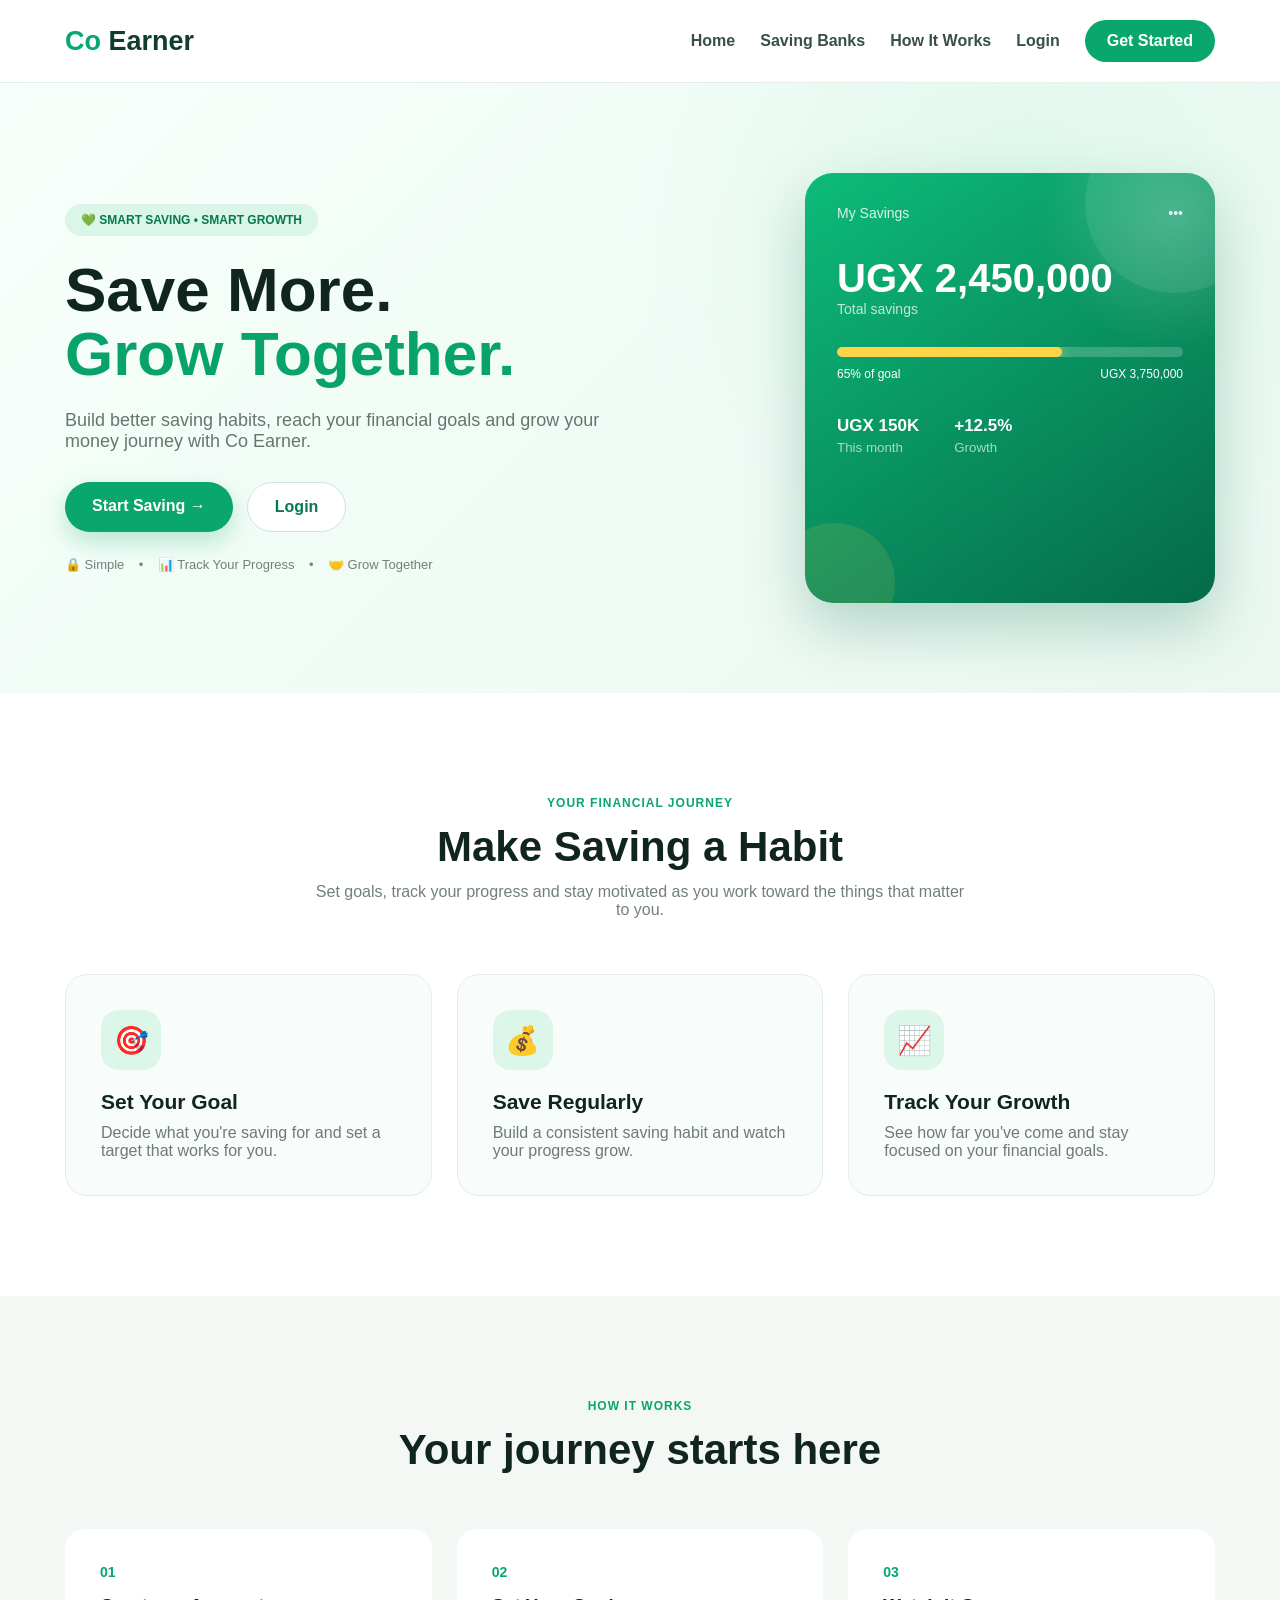
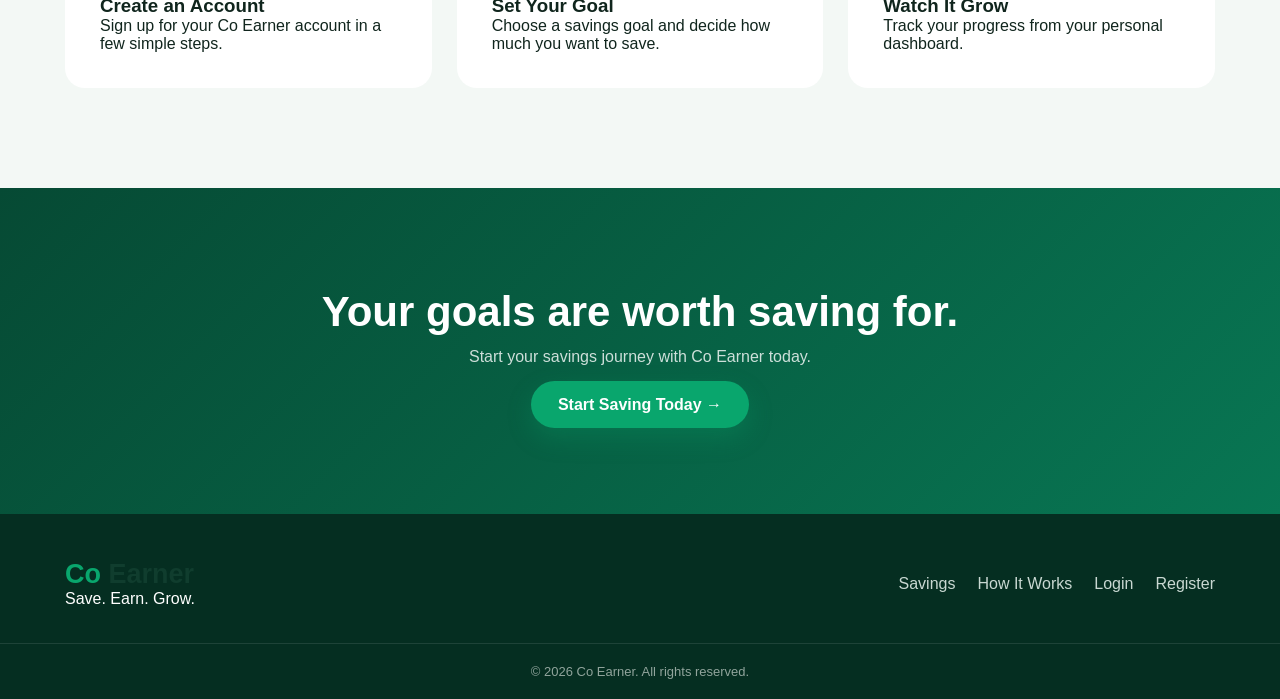
<file: index.html>
<!DOCTYPE html>
<html lang="en">
<head>
  <meta charset="UTF-8">
  <meta name="viewport" content="width=device-width, initial-scale=1.0">

  <title>Co Earner | Save. Earn. Grow.</title>

  <link rel="stylesheet" href="style.css">
</head>

<body>

  <!-- NAVIGATION -->
  <header class="navbar">
    <div class="container nav-content">

      <div class="logo">
        <span>Co</span> Earner
      </div>

      <nav>
        <a href="index.html">Home</a>
        
          <a href="saving-banks.html">Saving Banks</a>
        <a href="#how-it-works">How It Works</a>
        <a href="login.html">Login</a>
        <a href="register.html" class="nav-btn">Get Started</a>
      </nav>

    </div>
  </header>


  <!-- HERO -->
  <section class="hero">

    <div class="container hero-content">

      <div class="hero-text">

        <span class="badge">💚 SMART SAVING • SMART GROWTH</span>

        <h1>
          Save More.<br>
          <span>Grow Together.</span>
        </h1>

        <p>
          Build better saving habits, reach your financial goals
          and grow your money journey with Co Earner.
        </p>

        <div class="hero-buttons">

          <a href="register.html" class="primary-btn">
            Start Saving →
          </a>

          <a href="login.html" class="secondary-btn">
            Login
          </a>

        </div>

        <div class="trust">
          🔒 Simple &nbsp;&nbsp; • &nbsp;&nbsp;
          📊 Track Your Progress &nbsp;&nbsp; • &nbsp;&nbsp;
          🤝 Grow Together
        </div>

      </div>


      <!-- SAVINGS CARD -->

      <div class="savings-preview">

        <div class="card-top">
          <span>My Savings</span>
          <span>•••</span>
        </div>

        <h2>UGX 2,450,000</h2>

        <p class="small-text">Total savings</p>

        <div class="progress-container">

          <div class="progress-bar">
            <div class="progress"></div>
          </div>

          <div class="progress-info">
            <span>65% of goal</span>
            <span>UGX 3,750,000</span>
          </div>

        </div>

        <div class="saving-stats">

          <div>
            <strong>UGX 150K</strong>
            <small>This month</small>
          </div>

          <div>
            <strong>+12.5%</strong>
            <small>Growth</small>
          </div>

        </div>

      </div>

    </div>

  </section>


  <!-- SAVINGS SECTION -->

  <section id="savings" class="savings-section">

    <div class="container">

      <div class="section-heading">

        <span>YOUR FINANCIAL JOURNEY</span>

        <h2>Make Saving a Habit</h2>

        <p>
          Set goals, track your progress and stay motivated
          as you work toward the things that matter to you.
        </p>

      </div>


      <div class="saving-cards">

        <div class="saving-card">

          <div class="saving-icon">🎯</div>

          <h3>Set Your Goal</h3>

          <p>
            Decide what you're saving for and set a target
            that works for you.
          </p>

        </div>


        <div class="saving-card">

          <div class="saving-icon">💰</div>

          <h3>Save Regularly</h3>

          <p>
            Build a consistent saving habit and watch
            your progress grow.
          </p>

        </div>


        <div class="saving-card">

          <div class="saving-icon">📈</div>

          <h3>Track Your Growth</h3>

          <p>
            See how far you've come and stay focused
            on your financial goals.
          </p>

        </div>

      </div>

    </div>

  </section>


  <!-- HOW IT WORKS -->

  <section id="how-it-works" class="how-section">

    <div class="container">

      <div class="section-heading">

        <span>HOW IT WORKS</span>

        <h2>Your journey starts here</h2>

      </div>


      <div class="steps">

        <div class="step">

          <div class="step-number">01</div>

          <h3>Create an Account</h3>

          <p>
            Sign up for your Co Earner account in a few simple steps.
          </p>

        </div>


        <div class="step">

          <div class="step-number">02</div>

          <h3>Set Your Goal</h3>

          <p>
            Choose a savings goal and decide how much you want to save.
          </p>

        </div>


        <div class="step">

          <div class="step-number">03</div>

          <h3>Watch It Grow</h3>

          <p>
            Track your progress from your personal dashboard.
          </p>

        </div>

      </div>

    </div>

  </section>


  <!-- CTA -->

  <section class="cta">

    <div class="container">

      <h2>Your goals are worth saving for.</h2>

      <p>
        Start your savings journey with Co Earner today.
      </p>

      <a href="register.html" class="primary-btn">
        Start Saving Today →
      </a>

    </div>

  </section>


  <!-- FOOTER -->

  <footer>

    <div class="container footer-content">

      <div>
        <div class="logo">
          <span>Co</span> Earner
        </div>

        <p>
          Save. Earn. Grow.
        </p>
      </div>

      <div class="footer-links">

        <a href="#savings">Savings</a>
        <a href="#how-it-works">How It Works</a>
        <a href="login.html">Login</a>
        <a href="register.html">Register</a>

      </div>

    </div>

    <div class="copyright">
      © 2026 Co Earner. All rights reserved.
    </div>

  </footer>

</body>
          </html>
<!-- AI DASHBOARD ADD-ON -->
<section class="ai-dashboard">

  <div class="ai-header">
    <div>
      <small>Welcome back</small>
      <h2>Co Save & Earn</h2>
    </div>
    <div class="ai-profile">👤</div>
  </div>

  <div class="ai-balance">
    <p>Available Balance</p>
    <h1>UGX 0</h1>

    <div class="ai-buttons">
      <button>Deposit</button>
      <button>Withdraw</button>
    </div>
  </div>

  <div class="ai-title">
    <h3>AI Earning</h3>
    <span>● Active</span>
  </div>

  <div class="ai-card">
    <div class="ai-icon">🤖</div>
    <div>
      <h3>AI Earning System</h3>
      <p>System Online</p>
    </div>
  </div>

  <div class="ai-stats">
    <div>
      <small>Today's Earnings</small>
      <strong>UGX 0</strong>
    </div>

    <div>
      <small>Active Systems</small>
      <strong>0</strong>
    </div>
  </div>

  <!-- SWIPE LEFT/RIGHT -->
  <div class="ai-title">
    <h3>Save & Grow</h3>
    <span>Swipe →</span>
  </div>

  <div class="save-slider">

    <div class="save-box">
      <h3>🐘 Savings Elephants</h3>
      <p>Build your savings gradually with a simple saving plan.</p>
      <button>Start Saving</button>
    </div>

    <div class="save-box">
      <h3>👥 Savings Teens</h3>
      <p>A flexible way to build good saving habits.</p>
      <button>Start Saving</button>
    </div>

  </div>

</section>

<style>
.ai-dashboard {
  background:#07111f;
  color:white;
  padding:20px;
  border-radius:20px;
  margin-top:20px;
}

.ai-header,
.ai-title {
  display:flex;
  justify-content:space-between;
  align-items:center;
  margin-bottom:15px;
}

.ai-header small,
.ai-balance p,
.ai-card p,
.ai-stats small {
  color:#8295a8;
}

.ai-profile {
  background:#14283b;
  padding:12px;
  border-radius:50%;
}

.ai-balance {
  background:linear-gradient(135deg,#102b3d,#0b1727);
  padding:22px;
  border-radius:20px;
  margin-bottom:22px;
}

.ai-balance h1 {
  font-size:32px;
  margin:8px 0 20px;
}

.ai-buttons {
  display:flex;
  gap:10px;
}

.ai-buttons button,
.save-box button {
  flex:1;
  padding:12px;
  border:0;
  border-radius:10px;
  background:#28d7a0;
  font-weight:bold;
}

.ai-buttons button:last-child {
  background:#183044;
  color:white;
}

.ai-title span {
  color:#28d7a0;
  font-size:12px;
}

.ai-card {
  display:flex;
  align-items:center;
  gap:15px;
  background:#0d1d2d;
  border:1px solid #183448;
  padding:18px;
  border-radius:18px;
}

.ai-icon {
  font-size:30px;
  background:#142f42;
  padding:12px;
  border-radius:15px;
}

.ai-stats {
  display:grid;
  grid-template-columns:1fr 1fr;
  gap:12px;
  margin:20px 0;
}

.ai-stats div {
  background:#0d1d2d;
  border:1px solid #183448;
  padding:16px;
  border-radius:16px;
}

.ai-stats strong {
  display:block;
  margin-top:8px;
  color:#28d7a0;
}

.save-slider {
  display:flex;
  gap:14px;
  overflow-x:auto;
  scroll-snap-type:x mandatory;
}

.save-slider::-webkit-scrollbar {
  display:none;
}

.save-box {
  min-width:85%;
  scroll-snap-align:start;
  background:linear-gradient(135deg,#102b3d,#0b1727);
  border:1px solid #183b50;
  padding:20px;
  border-radius:20px;
}

.save-box p {
  color:#8295a8;
  line-height:1.5;
  margin:10px 0;
}

.save-box button {
  width:100%;
}
    </style>
<script>
document.querySelectorAll(".ai-buttons button").forEach(button => {
  button.addEventListener("click", function() {
    alert(this.innerText + " section coming soon.");
  });
});

document.querySelectorAll(".save-box button").forEach(button => {
  button.addEventListener("click", function() {
    alert("Saving section coming soon.");
  });
});
</script>
<script>
document.querySelector(".ai-buttons button:first-child").onclick = function() {
  alert("Deposit page coming soon.");
};
</script>
<script>
document.querySelector(".ai-buttons button:last-child").onclick = function() {
  alert("Withdraw page coming soon.");
};
</script>
<script>
document.querySelectorAll(".save-box button").forEach(button => {
  button.onclick = function() {
    alert("Savings plan coming soon.");
  };
});
</script>
<script>
document.querySelectorAll(".save-box").forEach(card => {
  card.addEventListener("click", function() {
    const title = this.querySelector("h3").innerText;

    if (title.includes("Elephants")) {
      alert("Welcome to Savings Elephants 🐘");
    } else if (title.includes("Teens")) {
      alert("Welcome to Savings Teens 👥");
    }
  });
});
</script>
<script>
document.querySelectorAll(".nav-item").forEach(item => {
  item.addEventListener("click", function() {

    document.querySelectorAll(".nav-item").forEach(nav => {
      nav.classList.remove("active");
    });

    this.classList.add("active");

    const page = this.innerText.trim();

    if (page.includes("Home")) {
      alert("Home");
    } else if (page.includes("Savings")) {
      alert("Savings");
    } else if (page.includes("Earn")) {
      alert("Earn");
    } else if (page.includes("Activity")) {
      alert("Activity");
    } else if (page.includes("Profile")) {
      alert("Profile");
    }

  });
});
</script>
<script>
document.querySelectorAll(".nav-item").forEach(item => {
  if (item.innerText.includes("Profile")) {
    item.onclick = function() {
      alert("Profile section coming soon.");
    };
  }
});
</script>
<script>
document.querySelectorAll(".nav-item").forEach(item => {
  if (item.innerText.includes("Savings")) {
    item.onclick = function() {
      document.querySelector(".save-slider").scrollIntoView({
        behavior: "smooth"
      });
    };
  }
});
</script>
<script>
document.querySelectorAll(".nav-item").forEach(item => {
  if (item.innerText.includes("Savings")) {
    item.onclick = function() {
      document.querySelector(".save-slider").scrollIntoView({
        behavior: "smooth"
      });
    };
  }
});
</script>
<script>
document.querySelectorAll(".nav-item").forEach(item => {
  if (item.innerText.includes("Earn")) {
    item.onclick = function() {
      document.querySelector(".ai-card").scrollIntoView({
        behavior: "smooth"
      });
    };
  }
});
</script>
<script>
document.querySelectorAll(".nav-item").forEach(item => {
  if (item.innerText.includes("Activity")) {
    item.onclick = function() {
      alert("No activity yet.");
    };
  }
});
</script>
<script>
document.querySelectorAll(".nav-item").forEach(item => {
  if (item.innerText.includes("Home")) {
    item.onclick = function() {
      window.scrollTo({
        top: 0,
        behavior: "smooth"
      });
    };
  }
});
        </script>
<style>
.ai-card {
  position: relative;
  overflow: hidden;
}

.ai-card::after {
  content: "";
  position: absolute;
  width: 90px;
  height: 90px;
  right: -25px;
  top: -25px;
  border-radius: 50%;
  background: rgba(40, 215, 160, 0.12);
}

.ai-card h3 {
  font-size: 17px;
}

.ai-card p {
  margin-top: 5px;
  color: #28d7a0;
}
</style>
<style>
.ai-balance {
  position: relative;
  overflow: hidden;
}

.ai-balance::before {
  content: "";
  position: absolute;
  width: 160px;
  height: 160px;
  right: -70px;
  top: -70px;
  border-radius: 50%;
  background: rgba(40, 215, 160, 0.10);
}

.ai-balance h1 {
  position: relative;
  z-index: 2;
}

.ai-balance p {
  position: relative;
  z-index: 2;
}
</style>
<!-- ============================= -->
<!-- CO SAVE & EARN FINAL FEATURES -->
<!-- ============================= -->

<style>
/* Deposit / Withdraw screens */
.cse-screen {
  display: none;
  position: fixed;
  inset: 0;
  z-index: 99999;
  background: #07111f;
  color: white;
  padding: 25px;
  overflow-y: auto;
}

.cse-screen h2 {
  margin-top: 10px;
  font-size: 26px;
}

.cse-screen p {
  color: #8295a8;
  line-height: 1.5;
}

.cse-input {
  width: 100%;
  padding: 15px;
  margin-top: 22px;
  border-radius: 12px;
  border: 1px solid #29465a;
  background: #0d1d2d;
  color: white;
  font-size: 16px;
}

.cse-btn {
  width: 100%;
  padding: 15px;
  margin-top: 14px;
  border: none;
  border-radius: 12px;
  background: #28d7a0;
  color: #06131f;
  font-weight: bold;
  font-size: 15px;
}

.cse-back {
  background: #13283a;
  color: white;
  border: 1px solid #29465a;
}

/* Confirmation box */
.cse-message {
  display: none;
  margin-top: 20px;
  padding: 18px;
  border-radius: 15px;
  background: #0d2a27;
  border: 1px solid #1d6655;
  color: #28d7a0;
}

/* Profile */
.cse-profile-card {
  margin-top: 25px;
  background: #0d1d2d;
  border: 1px solid #183448;
  border-radius: 20px;
  padding: 20px;
}

.cse-profile-icon {
  width: 65px;
  height: 65px;
  border-radius: 50%;
  background: #142f42;
  display: flex;
  justify-content: center;
  align-items: center;
  font-size: 30px;
  margin-bottom: 15px;
}
</style>


<!-- ============================= -->
<!-- DEPOSIT SCREEN -->
<!-- ============================= -->

<div id="cseDepositScreen" class="cse-screen">

  <h2>Deposit</h2>

  <p>
    Enter the amount you would like to deposit.
  </p>

  <input
    id="cseDepositAmount"
    class="cse-input"
    type="number"
    placeholder="Amount in UGX"
  >

  <button class="cse-btn" onclick="cseDeposit()">
    Continue
  </button>

  <button class="cse-btn cse-back" onclick="cseCloseDeposit()">
    Back
  </button>

  <div id="cseDepositMessage" class="cse-message"></div>

</div>


<!-- ============================= -->
<!-- WITHDRAW SCREEN -->
<!-- ============================= -->

<div id="cseWithdrawScreen" class="cse-screen">

  <h2>Withdraw</h2>

  <p>
    Enter the amount you would like to withdraw.
  </p>

  <input
    id="cseWithdrawAmount"
    class="cse-input"
    type="number"
    placeholder="Amount in UGX"
  >

  <button class="cse-btn" onclick="cseWithdraw()">
    Continue
  </button>

  <button class="cse-btn cse-back" onclick="cseCloseWithdraw()">
    Back
  </button>

  <div id="cseWithdrawMessage" class="cse-message"></div>

</div>


<!-- ============================= -->
<!-- PROFILE SCREEN -->
<!-- ============================= -->

<div id="cseProfileScreen" class="cse-screen">

  <h2>My Profile</h2>

  <div class="cse-profile-card">

    <div class="cse-profile-icon">
      👤
    </div>

    <h3>Co Save & Earn User</h3>

    <p style="margin-top:8px;">
      Manage your account and savings.
    </p>

  </div>

  <button class="cse-btn cse-back" onclick="cseCloseProfile()">
    Back
  </button>

</div>


<!-- ============================= -->
<!-- JAVASCRIPT -->
<!-- ============================= -->

<script>

/* -----------------------------
   DEPOSIT
----------------------------- */

function cseOpenDeposit() {
  document.getElementById("cseDepositScreen").style.display = "block";
}

function cseCloseDeposit() {
  document.getElementById("cseDepositScreen").style.display = "none";
}

function cseDeposit() {

  const amount =
    document.getElementById("cseDepositAmount").value;

  const message =
    document.getElementById("cseDepositMessage");

  if (!amount || Number(amount) <= 0) {
    alert("Please enter a valid amount.");
    return;
  }

  message.style.display = "block";

  message.innerHTML =
    "Deposit amount entered: UGX " +
    Number(amount).toLocaleString() +
    "<br><br>This is a demo. Payment connection can be added later.";
}


/* -----------------------------
   WITHDRAW
----------------------------- */

function cseOpenWithdraw() {
  document.getElementById("cseWithdrawScreen").style.display = "block";
}

function cseCloseWithdraw() {
  document.getElementById("cseWithdrawScreen").style.display = "none";
}

function cseWithdraw() {

  const amount =
    document.getElementById("cseWithdrawAmount").value;

  const message =
    document.getElementById("cseWithdrawMessage");

  if (!amount || Number(amount) <= 0) {
    alert("Please enter a valid amount.");
    return;
  }

  message.style.display = "block";

  message.innerHTML =
    "Withdrawal request entered: UGX " +
    Number(amount).toLocaleString() +
    "<br><br>This is a demo. A real payment system can be connected later.";
}


/* -----------------------------
   PROFILE
----------------------------- */

function cseOpenProfile() {
  document.getElementById("cseProfileScreen").style.display = "block";
}

function cseCloseProfile() {
  document.getElementById("cseProfileScreen").style.display = "none";
}


/* -----------------------------
   DEPOSIT BUTTON
----------------------------- */

const cseDepositButton =
  document.querySelector(".ai-buttons button:first-child");

if (cseDepositButton) {
  cseDepositButton.onclick = cseOpenDeposit;
}


/* -----------------------------
   WITHDRAW BUTTON
----------------------------- */

const cseWithdrawButton =
  document.querySelector(".ai-buttons button:last-child");

if (cseWithdrawButton) {
  cseWithdrawButton.onclick = cseOpenWithdraw;
}


/* -----------------------------
   SAVINGS CARDS
----------------------------- */

document.querySelectorAll(".save-box button").forEach(function(button) {

  button.onclick = function(event) {

    event.stopPropagation();

    const card = this.closest(".save-box");

    if (!card) return;

    const title =
      card.querySelector("h3").innerText;

    if (title.includes("Elephants")) {

      alert(
        "🐘 Savings Elephants\n\n" +
        "Your long-term savings section."
      );

    } else {

      alert(
        "👥 Savings Teens\n\n" +
        "Your flexible savings section."
      );

    }

  };

});


/* -----------------------------
   BOTTOM NAVIGATION
----------------------------- */

document.querySelectorAll(".nav-item").forEach(function(item) {

  item.addEventListener("click", function() {

    const text = this.innerText.trim();

    document.querySelectorAll(".nav-item").forEach(function(nav) {
      nav.classList.remove("active");
    });

    this.classList.add("active");


    /* HOME */

    if (text.includes("Home")) {

      window.scrollTo({
        top: 0,
        behavior: "smooth"
      });

    }


    /* SAVINGS */

    else if (text.includes("Savings")) {

      const savings =
        document.querySelector(".save-slider");

      if (savings) {

        savings.scrollIntoView({
          behavior: "smooth"
        });

      }

    }


    /* EARN */

    else if (text.includes("Earn")) {

      const earn =
        document.querySelector(".ai-card");

      if (earn) {

        earn.scrollIntoView({
          behavior: "smooth"
        });

      }

    }


    /* ACTIVITY */

    else if (text.includes("Activity")) {

      alert("No activity yet.");

    }


    /* PROFILE */

    else if (text.includes("Profile")) {

      cseOpenProfile();

    }

  });

});

  </script>
<script>
function removeDashboardCard(text) {
  document.querySelectorAll("*").forEach(function(element) {
    if (
      element.children.length === 0 &&
      element.textContent.trim() === text
    ) {
      let card = element.parentElement;

      for (let i = 0; i < 3 && card; i++) {
        card = card.parentElement;
      }

      if (card) card.style.display = "none";
    }
  });
}

removeDashboardCard("Total Savings");
removeDashboardCard("This Month");
removeDashboardCard("Active Goals");
</script>
<script>
document.addEventListener("DOMContentLoaded", function () {

    /* Find the dashboard by its visible text */
    const dashboardTexts = [
        "Available Balance",
        "AI Earning",
        "Save & Grow"
    ];

    const allElements = document.body.querySelectorAll("*");

    allElements.forEach(function(element) {

        const text = element.textContent.trim();

        if (
            text.includes("Available Balance") &&
            text.includes("AI Earning") &&
            text.includes("Save & Grow")
        ) {

            /* Hide the dashboard section */
            let box = element;

            for (let i = 0; i < 5; i++) {
                if (box.parentElement) {
                    box = box.parentElement;
                }
            }

            box.style.display = "none";
        }
    });

});
</script>
<script>
document.addEventListener("DOMContentLoaded", function () {

    /* Restore the start page */
    document.body.style.display = "";

    /* Restore all hidden page elements */
    document.querySelectorAll("*").forEach(function (element) {
        if (element.style.display === "none") {
            element.style.display = "";
        }
    });

});
</script>
<script>
document.addEventListener("DOMContentLoaded", function () {

    const footer = document.querySelector("footer");

    if (footer) {

        let item = footer.nextElementSibling;

        while (item) {
            item.style.display = "none";
            item = item.nextElementSibling;
        }

    }

});
</script>
</file>
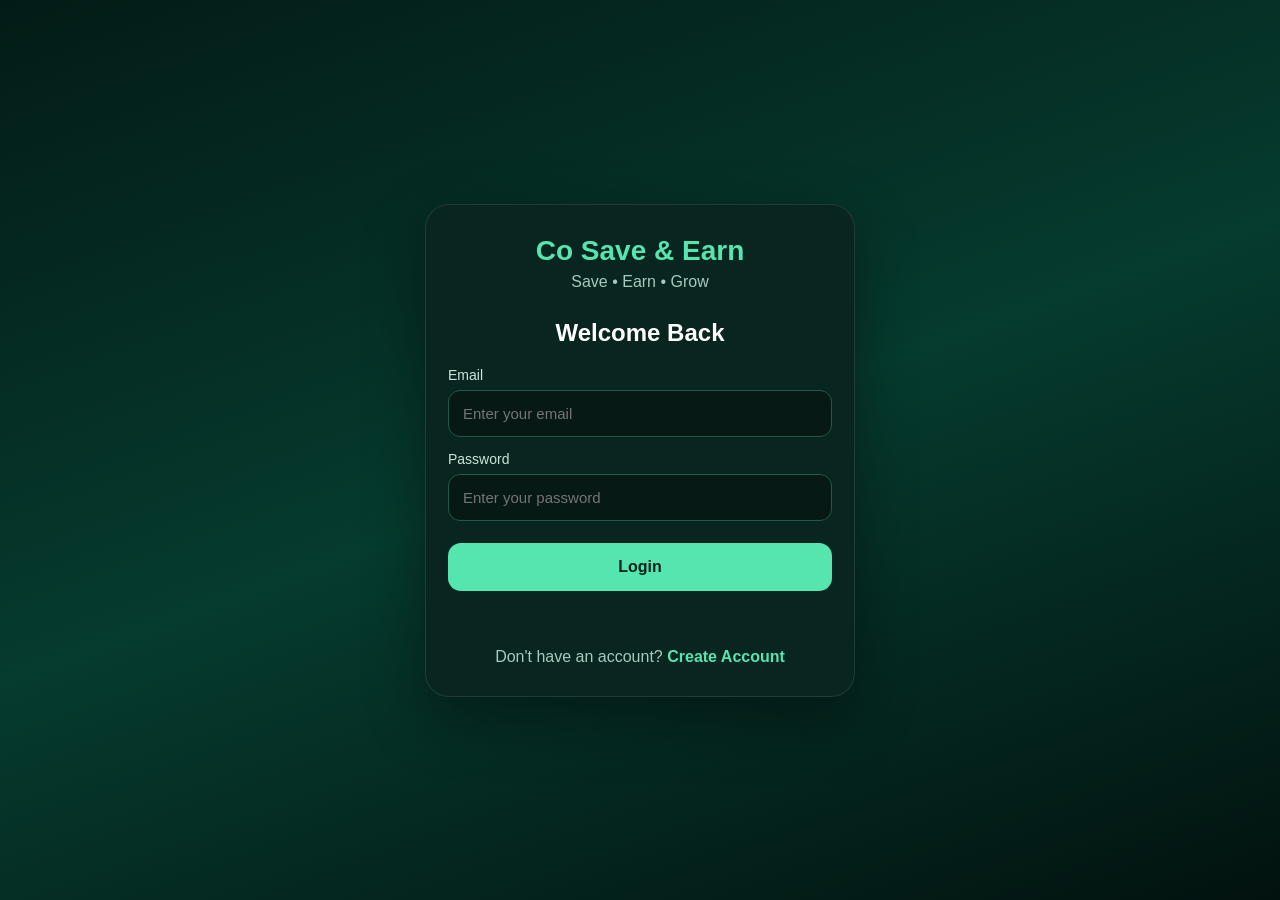
<file: dashboard.html>
<!DOCTYPE html>
<html lang="en">
<head>

<meta charset="UTF-8">
<meta name="viewport" content="width=device-width, initial-scale=1.0">

<title>Co Save & Earn - Dashboard</title>

<style>

*{
    margin:0;
    padding:0;
    box-sizing:border-box;
    font-family:Arial,sans-serif;
}

body{
    background:#061b18;
    color:white;
    min-height:100vh;
    padding-bottom:95px;
}

button{
    font-family:inherit;
    cursor:pointer;
}

/* HEADER */

.header{
    padding:22px 18px;
    display:flex;
    justify-content:space-between;
    align-items:center;
}

.logo{
    display:flex;
    align-items:center;
    gap:10px;
}

.logo-icon{
    font-size:35px;
}

.logo-text{
    font-size:21px;
    font-weight:bold;
}

.logo-text span{
    color:#20d69b;
}

.tagline{
    color:#a9c8c1;
    font-size:12px;
    margin-top:3px;
}

.profile-button{
    width:46px;
    height:46px;
    border:none;
    border-radius:50%;
    background:#10463c;
    color:white;
    font-size:22px;
}

/* CONTAINER */

.container{
    width:92%;
    max-width:850px;
    margin:auto;
}

/* WELCOME */

.welcome{
    background:linear-gradient(135deg,#073d34,#075344);
    border:1px solid #0b7561;
    border-radius:23px;
    padding:24px 20px;
    margin:5px 0 18px;
}

.welcome h1{
    font-size:27px;
    margin-bottom:8px;
}

.welcome h1 span{
    color:#20d69b;
}

.welcome p{
    color:#bfd8d2;
    line-height:1.5;
    font-size:14px;
}

/* BALANCE */

.balance-card{
    background:linear-gradient(135deg,#0b332f,#092a39);
    border:1px solid #0b675a;
    border-radius:23px;
    padding:22px;
    margin-bottom:22px;
}

.balance-label{
    color:#b9d1cc;
    font-size:13px;
}

.balance{
    font-size:32px;
    font-weight:bold;
    margin:8px 0 20px;
}

.balance-buttons{
    display:grid;
    grid-template-columns:1fr 1fr;
    gap:11px;
}

.deposit{
    background:#20d69b;
    color:#06231d;
    border:none;
    border-radius:12px;
    padding:14px;
    font-weight:bold;
}

.withdraw{
    background:transparent;
    color:white;
    border:1px solid #20d69b;
    border-radius:12px;
    padding:14px;
    font-weight:bold;
}

/* SECTION */

.section-title{
    display:flex;
    justify-content:space-between;
    align-items:center;
    margin:24px 0 13px;
}

.section-title h2{
    font-size:19px;
}

.section-link{
    color:#20d69b;
    font-size:12px;
}

/* QUICK ACTIONS */

.quick-actions{
    display:grid;
    grid-template-columns:repeat(3,1fr);
    gap:10px;
}

.quick-card{
    background:#0b302c;
    border:1px solid #10594d;
    border-radius:17px;
    padding:15px 6px;
    text-align:center;
    min-height:112px;
    display:flex;
    flex-direction:column;
    justify-content:center;
    cursor:pointer;
}

.quick-card:active{
    transform:scale(.97);
}

.quick-icon{
    font-size:27px;
    margin-bottom:8px;
}

.quick-card h3{
    font-size:13px;
    margin-bottom:4px;
}

.quick-card p{
    color:#9fc2bb;
    font-size:10px;
}

/* SAVINGS GRID */

.savings-grid{
    display:grid;
    grid-template-columns:1fr 1fr;
    gap:13px;
}

.saving-card{
    background:linear-gradient(145deg,#0b342f,#082923);
    border:1px solid #0e6758;
    border-radius:19px;
    padding:18px 13px;
    text-align:center;
    cursor:pointer;
}

.saving-card:active{
    transform:scale(.97);
}

.saving-icon{
    width:62px;
    height:62px;
    margin:0 auto 10px;
    border-radius:50%;
    display:flex;
    align-items:center;
    justify-content:center;
    font-size:32px;
    background:#174b42;
}

.saving-card h3{
    font-size:16px;
    margin-bottom:6px;
}

.cycle{
    color:#20d69b;
    font-size:12px;
    font-weight:bold;
    margin-bottom:8px;
}

.saving-card p{
    color:#a9c9c3;
    font-size:11px;
    line-height:1.4;
    margin-bottom:12px;
}

.open-button{
    width:100%;
    padding:10px;
    border:none;
    border-radius:10px;
    background:#20d69b;
    color:#06231d;
    font-weight:bold;
    font-size:12px;
}

/* ACTIVE SAVINGS */

.active-box,
.completed-box,
.referral-box{
    background:#0b302c;
    border:1px solid #176e5d;
    border-radius:20px;
    padding:18px;
    margin-top:22px;
}

.box-title{
    font-size:18px;
    font-weight:bold;
    margin-bottom:14px;
}

.plan-card{
    background:#073d34;
    border-radius:16px;
    padding:15px;
    margin-bottom:11px;
}

.plan-header{
    display:flex;
    justify-content:space-between;
    align-items:center;
    gap:8px;
    margin-bottom:11px;
}

.plan-header strong{
    font-size:15px;
}

.badge{
    background:#20d69b;
    color:#06231d;
    padding:5px 8px;
    border-radius:20px;
    font-size:9px;
    font-weight:bold;
}

.info-row{
    display:flex;
    justify-content:space-between;
    padding:6px 0;
    color:#a9c5bf;
    font-size:12px;
}

.info-row strong{
    color:white;
}

.green{
    color:#20d69b !important;
}

.progress{
    height:7px;
    background:#173d37;
    border-radius:20px;
    overflow:hidden;
    margin-top:9px;
}

.progress-bar{
    height:100%;
    background:#20d69b;
    border-radius:20px;
}

.empty{
    color:#9dbab4;
    font-size:13px;
    line-height:1.5;
}

/* EARN */

.earn-card{
    background:linear-gradient(135deg,#173c31,#102c39);
    border:1px solid #176b5b;
    border-radius:19px;
    padding:18px;
    display:flex;
    align-items:center;
    gap:14px;
    cursor:pointer;
}

.earn-icon{
    width:53px;
    height:53px;
    border-radius:15px;
    background:#f3c85b;
    display:flex;
    align-items:center;
    justify-content:center;
    font-size:26px;
}

/* REFERRAL */

.referral-link{
    width:100%;
    padding:12px;
    border-radius:11px;
    border:1px solid #176e5d;
    background:#062b25;
    color:#20d69b;
    font-size:11px;
    margin-bottom:9px;
}

.referral-buttons{
    display:grid;
    grid-template-columns:1fr 1fr;
    gap:9px;
}

.referral-btn{
    padding:12px;
    border:none;
    border-radius:11px;
    background:#20d69b;
    color:#06231d;
    font-weight:bold;
}

.referral-btn.secondary{
    background:#073d34;
    border:1px solid #176e5d;
    color:white;
}

.referral-count{
    margin-top:15px;
    padding:15px;
    background:#073d34;
    border-radius:14px;
}

.referral-count small{
    color:#9dbab4;
}

.referral-number{
    color:#20d69b;
    font-size:27px;
    font-weight:bold;
    margin-top:4px;
}

.reward{
    display:flex;
    justify-content:space-between;
    padding:10px;
    margin-top:8px;
    background:#062b25;
    border-radius:10px;
    font-size:12px;
}

.reward span:last-child{
    color:#20d69b;
    font-weight:bold;
}

/* ACTIVITY */

.activity{
    background:#0b302c;
    border:1px solid #10594d;
    border-radius:19px;
    padding:18px;
}

.transaction{
    display:flex;
    justify-content:space-between;
    align-items:center;
    padding:11px 0;
    border-bottom:1px solid #17463e;
}

.transaction:last-child{
    border-bottom:none;
}

.transaction-name{
    font-size:13px;
}

.transaction-date{
    color:#78938e;
    font-size:10px;
    margin-top:3px;
}

.transaction-amount{
    color:#20d69b;
    font-weight:bold;
    font-size:13px;
}

.no-activity{
    text-align:center;
    color:#9dbab4;
    font-size:13px;
    padding:10px;
}

/* BOTTOM NAV */

.bottom-nav{
    position:fixed;
    bottom:0;
    left:0;
    width:100%;
    height:73px;
    background:#06221e;
    border-top:1px solid #125247;
    display:flex;
    justify-content:space-around;
    align-items:center;
    z-index:100;
}

.nav-item{
    text-align:center;
    color:#91aaa6;
    font-size:10px;
    cursor:pointer;
}

.nav-item.active{
    color:#20d69b;
}

.nav-icon{
    display:block;
    font-size:21px;
    margin-bottom:4px;
}

/* LOGOUT */

.logout{
    width:100%;
    margin-top:20px;
    padding:13px;
    border:1px solid #7a3030;
    border-radius:13px;
    background:#351b1b;
    color:#ff8d8d;
    font-weight:bold;
}

/* MOBILE */

@media(max-width:500px){

    .savings-grid{
        grid-template-columns:1fr 1fr;
    }

}

@media(max-width:370px){

    .savings-grid{
        grid-template-columns:1fr;
    }

}

</style>
</head>

<body>

<header class="header">

    <div class="logo">

        <div class="logo-icon">🌱</div>

        <div>
            <div class="logo-text">
                Co <span>Save & Earn</span>
            </div>

            <div class="tagline">
                Save. Earn. Grow.
            </div>
        </div>

    </div>

    <button
        class="profile-button"
        onclick="openProfile()">
        👤
    </button>

</header>


<main class="container">

    <!-- WELCOME -->

    <section class="welcome">

        <h1>
            Hello, <span id="userName">User</span> 👋
        </h1>

        <p>
            Keep going! Every little save counts
            towards your bigger goals.
        </p>

    </section>


    <!-- BALANCE -->

    <section class="balance-card">

        <div class="balance-label">
            Available Balance
        </div>

        <div
            class="balance"
            id="balance">
            UGX 0
        </div>

        <div class="balance-buttons">

            <button
                class="deposit"
                onclick="goDeposit()">
                ↓ &nbsp; Deposit
            </button>

            <button
                class="withdraw"
                onclick="goWithdraw()">
                ↑ &nbsp; Withdraw
            </button>

        </div>

    </section>


    <!-- QUICK ACTIONS -->

    <div class="section-title">
        <h2>Quick Actions</h2>
    </div>

    <div class="quick-actions">

        <div
            class="quick-card"
            onclick="goSavings()">

            <div class="quick-icon">💰</div>

            <h3>My Savings</h3>

            <p>View plans</p>

        </div>


        <div
            class="quick-card"
            onclick="goHowItWorks()">

            <div class="quick-icon">📊</div>

            <h3>How It Works</h3>

            <p>Learn more</p>

        </div>


        <div
            class="quick-card"
            onclick="goEarn()">

            <div class="quick-icon">🎁</div>

            <h3>Earn Rewards</h3>

            <p>Invite & earn</p>

        </div>

    </div>


    <!-- SAVINGS -->

    <div class="section-title">

        <h2>Saving Plans</h2>

        <span
            class="section-link"
            onclick="goSavings()">
            View All →
        </span>

    </div>


    <div class="savings-grid">


        <!-- BOXES -->

        <div
            class="saving-card"
            onclick="openBoxes()">

            <div class="saving-icon">
                📦
            </div>

            <h3>Saving Boxes</h3>

            <div class="cycle">
                5 DAYS
            </div>

            <p>
                Short 5-day saving cycle
                with daily projected earnings.
            </p>

            <button
                class="open-button"
                onclick="event.stopPropagation();openBoxes();">
                Explore Plans
            </button>

        </div>


        <!-- SAFES -->

        <div
            class="saving-card"
            onclick="openSafes()">

            <div class="saving-icon">
                🔐
            </div>

            <h3>Saving Safes</h3>

            <div class="cycle">
                10 DAYS
            </div>

            <p>
                Secure 10-day saving cycle
                with daily projected earnings.
            </p>

            <button
                class="open-button"
                onclick="event.stopPropagation();openSafes();">
                Explore Plans
            </button>

        </div>


        <!-- TIN -->

        <div
            class="saving-card"
            onclick="openTin()">

            <div class="saving-icon">
                🪙
            </div>

            <h3>Saving Tin</h3>

            <div class="cycle">
                20 DAYS
            </div>

            <p>
                Build your savings with
                the 20-day Tin cycle.
            </p>

            <button
                class="open-button"
                onclick="event.stopPropagation();openTin();">
                Explore Plans
            </button>

        </div>


        <!-- ELEPHANT -->

        <div
            class="saving-card"
            onclick="openElephant()">

            <div class="saving-icon">
                🐘
            </div>

            <h3>Saving Elephant</h3>

            <div class="cycle">
                30 DAYS
            </div>

            <p>
                Grow your savings with
                the 30-day Elephant cycle.
            </p>

            <button
                class="open-button"
                onclick="event.stopPropagation();openElephant();">
                Explore Plans
            </button>

        </div>

    </div>


    <!-- ACTIVE SAVINGS -->

    <div class="active-box">

        <div class="box-title">
            💰 Active Savings
        </div>

        <div id="activeSavings">

            <div class="empty">
                You don't have an active savings plan yet.
                Choose a plan above to start saving.
            </div>

        </div>

    </div>


    <!-- COMPLETED -->

    <div class="completed-box">

        <div class="box-title">
            🎉 Completed Savings
        </div>

        <div id="completedSavings">

            <div class="empty">
                No completed savings cycles yet.
            </div>

        </div>

    </div>


    <!-- EARN -->

    <div class="section-title">
        <h2>Earn</h2>
    </div>

    <div
        class="earn-card"
        onclick="goEarn()">

        <div class="earn-icon">
            🎁
        </div>

        <div>

            <h3>Invite & Earn</h3>

            <p style="color:#a9c8c1;font-size:12px;margin-top:5px;">
                Invite people and earn referral rewards.
            </p>

        </div>

    </div>


    <!-- REFERRALS -->

    <div class="referral-box">

        <div class="box-title">
            🎁 Invite & Earn
        </div>

        <p
            style="color:#9dbab4;font-size:12px;line-height:1.5;margin-bottom:14px;">
            Share your personal referral link with friends.
        </p>

        <input
            id="referralLink"
            class="referral-link"
            readonly>

        <div class="referral-buttons">

            <button
                class="referral-btn"
                onclick="copyReferral()">
                📋 Copy Link
            </button>

            <button
                class="referral-btn secondary"
                onclick="shareReferral()">
                📤 Share
            </button>

        </div>


        <div class="referral-count">

            <small>
                People Invited
            </small>

            <div
                class="referral-number"
                id="referralCount">
                0
            </div>

        </div>


        <div class="reward">
            <span>10 referrals</span>
            <span>UGX 20,000</span>
        </div>

        <div class="reward">
            <span>50 referrals</span>
            <span>UGX 80,000</span>
        </div>

        <div class="reward">
            <span>100 referrals</span>
            <span>UGX 130,000</span>
        </div>

    </div>


    <!-- ACTIVITY -->

    <div class="section-title">

        <h2>Recent Activity</h2>

        <span
            class="section-link"
            onclick="goActivity()">
            View All →
        </span>

    </div>


    <div class="activity">

        <div id="activityContent">

            <div class="no-activity">
                No recent transactions.
            </div>

        </div>

    </div>


    <!-- LOGOUT -->

    <button
        class="logout"
        onclick="logout()">
        🚪 Logout
    </button>


</main>


<!-- BOTTOM NAV -->

<nav class="bottom-nav">

    <div
        class="nav-item active"
        onclick="goHome()">

        <span class="nav-icon">🏠</span>
        Home

    </div>


    <div
        class="nav-item"
        onclick="goSavings()">

        <span class="nav-icon">💰</span>
        Savings

    </div>


    <div
        class="nav-item"
        onclick="goActivity()">

        <span class="nav-icon">📋</span>
        Activity

    </div>


    <div
        class="nav-item"
        onclick="openProfile()">

        <span class="nav-icon">👤</span>
        Profile

    </div>

</nav>


<script>

/* =====================================================
   CURRENT USER
===================================================== */

let currentUser = null;


/* =====================================================
   GET ALL ACCOUNTS
===================================================== */

function getAccounts(){

    try{

        return JSON.parse(
            localStorage.getItem("coAccounts") || "[]"
        );

    }catch(error){

        return [];

    }

}


/* =====================================================
   SAVE ALL ACCOUNTS
===================================================== */

function saveAccounts(accounts){

    localStorage.setItem(
        "coAccounts",
        JSON.stringify(accounts)
    );

}


/* =====================================================
   LOAD CURRENT USER
===================================================== */

function loadCurrentUser(){

    const userId =
        localStorage.getItem(
            "coCurrentUserId"
        );


    if(!userId){

        window.location.href =
            "login.html";

        return false;

    }


    const accounts =
        getAccounts();


    currentUser =
        accounts.find(
            account =>
            account.id === userId
        );


    if(!currentUser){

        localStorage.removeItem(
            "coCurrentUserId"
        );

        localStorage.removeItem(
            "coLoggedIn"
        );

        window.location.href =
            "login.html";

        return false;

    }


    /*
       Make sure older accounts have
       the fields we need.
    */

    if(typeof currentUser.balance !== "number"){
        currentUser.balance = 0;
    }

    if(!Array.isArray(currentUser.transactions)){
        currentUser.transactions = [];
    }

    if(!Array.isArray(currentUser.savings)){
        currentUser.savings = [];
    }

    if(typeof currentUser.referralCount !== "number"){
        currentUser.referralCount = 0;
    }

    if(typeof currentUser.referralRewards !== "number"){
        currentUser.referralRewards = 0;
    }


    saveCurrentUser();

    return true;

}


/* =====================================================
   SAVE CURRENT USER
===================================================== */

function saveCurrentUser(){

    if(!currentUser){
        return;
    }


    const accounts =
        getAccounts();


    const index =
        accounts.findIndex(
            account =>
            account.id === currentUser.id
        );


    if(index !== -1){

        accounts[index] =
            currentUser;

        saveAccounts(accounts);

    }

}


/* =====================================================
   USER NAME
===================================================== */

function loadUserName(){

    document.getElementById(
        "userName"
    ).textContent =
        currentUser.name || "User";

}


/* =====================================================
   BALANCE
===================================================== */

function loadBalance(){

    const balance =
        Number(
            currentUser.balance
        ) || 0;


    document.getElementById(
        "balance"
    ).textContent =
        "UGX " +
        balance.toLocaleString();

}


/* =====================================================
   TRANSACTION
===================================================== */

function addTransaction(
    type,
    amount,
    description
){

    if(!Array.isArray(currentUser.transactions)){
        currentUser.transactions = [];
    }


    currentUser.transactions.unshift({

        type:type,

        amount:Number(amount) || 0,

        description:
            description || type,

        date:
            new Date().toLocaleDateString(),

        time:
            new Date().toLocaleTimeString()

    });


    /*
       Keep the latest 50.
    */

    currentUser.transactions =
        currentUser.transactions.slice(0,50);


    saveCurrentUser();

}


/* =====================================================
   ACTIVITY
===================================================== */

function loadActivity(){

    const box =
        document.getElementById(
            "activityContent"
        );


    const transactions =
        currentUser.transactions || [];


    if(transactions.length === 0){

        box.innerHTML = `
            <div class="no-activity">
                No recent transactions.
            </div>
        `;

        return;

    }


    box.innerHTML = "";


    transactions
        .slice(0,5)
        .forEach(function(transaction){

            const row =
                document.createElement("div");

            row.className =
                "transaction";


            const sign =
                transaction.type === "Withdrawal"
                ? "-"
                : "+";


            row.innerHTML = `

                <div>

                    <div class="transaction-name">
                        ${transaction.type}
                    </div>

                    <div class="transaction-date">
                        ${transaction.date || ""}
                    </div>

                </div>

                <div class="transaction-amount">
                    ${sign} UGX
                    ${Number(transaction.amount || 0)
                        .toLocaleString()}
                </div>

            `;


            box.appendChild(row);

        });

}


/* =====================================================
   PLAN DATA
===================================================== */

const plans = {

    boxes:{

        title:"Saving Boxes",

        days:5,

        icon:"📦",

        items:[

            {
                amount:20000,
                daily:3000,
                reward:15000,
                total:35000
            },

            {
                amount:30000,
                daily:5000,
                reward:25000,
                total:55000
            },

            {
                amount:50000,
                daily:7000,
                reward:35000,
                total:85000
            },

            {
                amount:100000,
                daily:11000,
                reward:55000,
                total:155000
            }

        ]

    },


    safes:{

        title:"Saving Safes",

        days:10,

        icon:"🔐",

        items:[

            {
                amount:20000,
                daily:3000,
                reward:30000,
                total:50000
            },

            {
                amount:30000,
                daily:5000,
                reward:50000,
                total:80000
            },

            {
                amount:50000,
                daily:7000,
                reward:70000,
                total:120000
            },

            {
                amount:100000,
                daily:11000,
                reward:110000,
                total:210000
            }

        ]

    },


    tin:{

        title:"Saving Tin",

        days:20,

        icon:"🪙",

        items:[

            {
                amount:20000,
                daily:1750,
                reward:35000,
                total:55000
            },

            {
                amount:30000,
                daily:2750,
                reward:55000,
                total:85000
            },

            {
                amount:50000,
                daily:4250,
                reward:85000,
                total:135000
            },

            {
                amount:100000,
                daily:7750,
                reward:155000,
                total:255000
            }

        ]

    },


    elephant:{

        title:"Saving Elephant",

        days:30,

        icon:"🐘",

        items:[

            {
                amount:20000,
                daily:1667,
                reward:50000,
                total:70000
            },

            {
                amount:30000,
                daily:3000,
                reward:90000,
                total:120000
            },

            {
                amount:50000,
                daily:4500,
                reward:135000,
                total:185000
            },

            {
                amount:100000,
                daily:7333,
                reward:220000,
                total:320000
            }

        ]

    }

};


/*
 IMPORTANT:
 The reward figures above are the plan
 figures discussed for the prototype.
 They are displayed as projected earnings,
 not guaranteed returns.
*/


/* =====================================================
   ACTIVE SAVINGS
===================================================== */

function getActiveSavings(){

    return Array.isArray(
        currentUser.savings
    )
    ?
    currentUser.savings
    :
    [];

}


function loadActiveSavings(){

    const box =
        document.getElementById(
            "activeSavings"
        );


    const savings =
        getActiveSavings()
        .filter(
            saving =>
            saving.status === "active"
        );


    if(savings.length === 0){

        box.innerHTML = `
            <div class="empty">
                You don't have an active savings plan yet.
                Choose a plan above to start saving.
            </div>
        `;

        return;

    }


    box.innerHTML = "";


    savings.forEach(function(plan){

        const card =
            document.createElement("div");

        card.className =
            "plan-card";


        const start =
            new Date(plan.started);


        const now =
            new Date();


        let daysPassed =
            Math.floor(
                (
                    now.getTime() -
                    start.getTime()
                ) /
                86400000
            );


        if(daysPassed < 0){
            daysPassed = 0;
        }


        const days =
            Number(plan.days) || 0;


        if(daysPassed > days){
            daysPassed = days;
        }


        const remaining =
            Math.max(
                0,
                days - daysPassed
            );


        let progress =
            days > 0
            ?
            (daysPassed / days) * 100
            :
            0;


        if(progress > 100){
            progress = 100;
        }


        card.innerHTML = `

            <div class="plan-header">

                <strong>
                    ${plan.icon || "💰"}
                    ${plan.name}
                </strong>

                <span class="badge">
                    ACTIVE
                </span>

            </div>


            <div class="info-row">

                <span>Amount saved</span>

                <strong>
                    UGX ${Number(plan.amount)
                        .toLocaleString()}
                </strong>

            </div>


            <div class="info-row">

                <span>Daily projected earnings</span>

                <strong class="green">
                    UGX ${Number(plan.daily || 0)
                        .toLocaleString()}
                </strong>

            </div>


            <div class="info-row">

                <span>Projected earnings</span>

                <strong class="green">
                    UGX ${Number(plan.reward || 0)
                        .toLocaleString()}
                </strong>

            </div>


            <div class="info-row">

                <span>Cycle</span>

                <strong>
                    ${days} days
                </strong>

            </div>


            <div class="info-row">

                <span>Days remaining</span>

                <strong class="green">
                    ${remaining} days
                </strong>

            </div>


            <div class="progress">

                <div
                    class="progress-bar"
                    style="width:${progress}%">
                </div>

            </div>

        `;


        box.appendChild(card);

    });

}


/* =====================================================
   COMPLETED SAVINGS
===================================================== */

function loadCompletedSavings(){

    const box =
        document.getElementById(
            "completedSavings"
        );


    const completed =
        getActiveSavings()
        .filter(
            saving =>
            saving.status === "completed"
        );


    if(completed.length === 0){

        box.innerHTML = `
            <div class="empty">
                No completed savings cycles yet.
            </div>
        `;

        return;

    }


    box.innerHTML = "";


    completed.forEach(function(plan){

        const card =
            document.createElement("div");

        card.className =
            "plan-card";


        card.innerHTML = `

            <div class="plan-header">

                <strong>
                    ${plan.icon || "💰"}
                    ${plan.name}
                </strong>

                <span class="badge">
                    ✓ COMPLETED
                </span>

            </div>


            <div class="info-row">

                <span>Amount saved</span>

                <strong>
                    UGX ${Number(plan.amount)
                        .toLocaleString()}
                </strong>

            </div>


            <div class="info-row">

                <span>Projected earnings</span>

                <strong class="green">
                    UGX ${Number(plan.reward || 0)
                        .toLocaleString()}
                </strong>

            </div>


            <div class="info-row">

                <span>Maturity amount</span>

                <strong class="green">
                    UGX ${Number(plan.total || 0)
                        .toLocaleString()}
                </strong>

            </div>


            <div class="info-row">

                <span>Completed</span>

                <strong>
                    ${plan.completedDate || "Completed"}
                </strong>

            </div>

        `;


        box.appendChild(card);

    });

}


/* =====================================================
   CHECK PLAN COMPLETION
===================================================== */

function checkSavingsCompletion(){

    let changed = false;


    currentUser.savings =
        getActiveSavings()
        .map(function(plan){

            if(
                plan.status !== "active"
            ){
                return plan;
            }


            const started =
                new Date(plan.started);


            const now =
                new Date();


            const elapsed =
                Math.floor(
                    (
                        now.getTime() -
                        started.getTime()
                    ) /
                    86400000
                );


            if(
                elapsed >=
                Number(plan.days)
            ){

                plan.status =
                    "completed";

                plan.completedDate =
                    now.toLocaleDateString();

                changed = true;

            }


            return plan;

        });


    if(changed){

        saveCurrentUser();

    }

}


/* =====================================================
   REFERRAL CODE
===================================================== */

function getReferralLink(){

    if(!currentUser.referralCode){

        currentUser.referralCode =
            "CO" +
            Math.random()
                .toString(36)
                .substring(2,8)
                .toUpperCase();

        saveCurrentUser();

    }


    const base =
        window.location.href
            .split("dashboard.html")[0];


    return (
        base +
        "register.html?ref=" +
        encodeURIComponent(
            currentUser.referralCode
        )
    );

}


function loadReferral(){

    const link =
        getReferralLink();


    document.getElementById(
        "referralLink"
    ).value = link;


    document.getElementById(
        "referralCount"
    ).textContent =
        Number(
            currentUser.referralCount || 0
        );

}


/* =====================================================
   COPY REFERRAL
===================================================== */

function copyReferral(){

    const link =
        document.getElementById(
            "referralLink"
        ).value;


    if(navigator.clipboard){

        navigator.clipboard
            .writeText(link)
            .then(function(){

                alert(
                    "Referral link copied!"
                );

            });

    }else{

        alert(
            "Copy the referral link manually."
        );

    }

}


/* =====================================================
   SHARE REFERRAL
===================================================== */

function shareReferral(){

    const link =
        document.getElementById(
            "referralLink"
        ).value;


    const message =
        "Join me on Co Save & Earn! Sign up using my referral link: " +
        link;


    if(navigator.share){

        navigator.share({

            title:"Co Save & Earn",

            text:message,

            url:link

        });

    }else{

        window.open(
            "https://wa.me/?text=" +
            encodeURIComponent(message),
            "_blank"
        );

    }

}


/* =====================================================
   NAVIGATION
===================================================== */

function goDeposit(){

    window.location.href =
        "deposit.html";

}


function goWithdraw(){

    window.location.href =
        "withdraw.html";

}


function goSavings(){

    window.location.href =
        "saving-banks.html";

}


function openBoxes(){

    window.location.href =
        "saving-boxes.html";

}


function openSafes(){

    window.location.href =
        "saving-safes.html";

}


function openTin(){

    window.location.href =
        "saving-tin.html";

}


function openElephant(){

    window.location.href =
        "saving-elephant.html";

}


function goActivity(){

    window.location.href =
        "money-summary.html";

}


function openProfile(){

    window.location.href =
        "profile.html";

}


function goHome(){

    window.scrollTo({
        top:0,
        behavior:"smooth"
    });

}


function goEarn(){

    const referral =
        document.querySelector(
            ".referral-box"
        );

    if(referral){

        referral.scrollIntoView({
            behavior:"smooth"
        });

    }

}


function goHowItWorks(){

    alert(
        "Choose a saving plan, deposit the required amount, and your selected cycle will track until maturity."
    );

}


/* =====================================================
   LOGOUT
===================================================== */

function logout(){

    if(
        !confirm(
            "Are you sure you want to logout?"
        )
    ){

        return;

    }


    /*
       Remove ONLY the login session.
       The user's account remains saved.
    */

    localStorage.removeItem(
        "coCurrentUserId"
    );

    localStorage.removeItem(
        "coLoggedIn"
    );


    window.location.href =
        "login.html";

}


/* =====================================================
   START DASHBOARD
===================================================== */

function startDashboard(){

    if(!loadCurrentUser()){
        return;
    }


    checkSavingsCompletion();

    loadUserName();

    loadBalance();

    loadActiveSavings();

    loadCompletedSavings();

    loadActivity();

    loadReferral();

}


/* =====================================================
   REFRESH
===================================================== */

startDashboard();


setInterval(function(){

    if(!currentUser){
        return;
    }


    checkSavingsCompletion();

    loadBalance();

    loadActiveSavings();

    loadCompletedSavings();

    loadActivity();

},60000);

</script>

</body>
    </html>
</file>
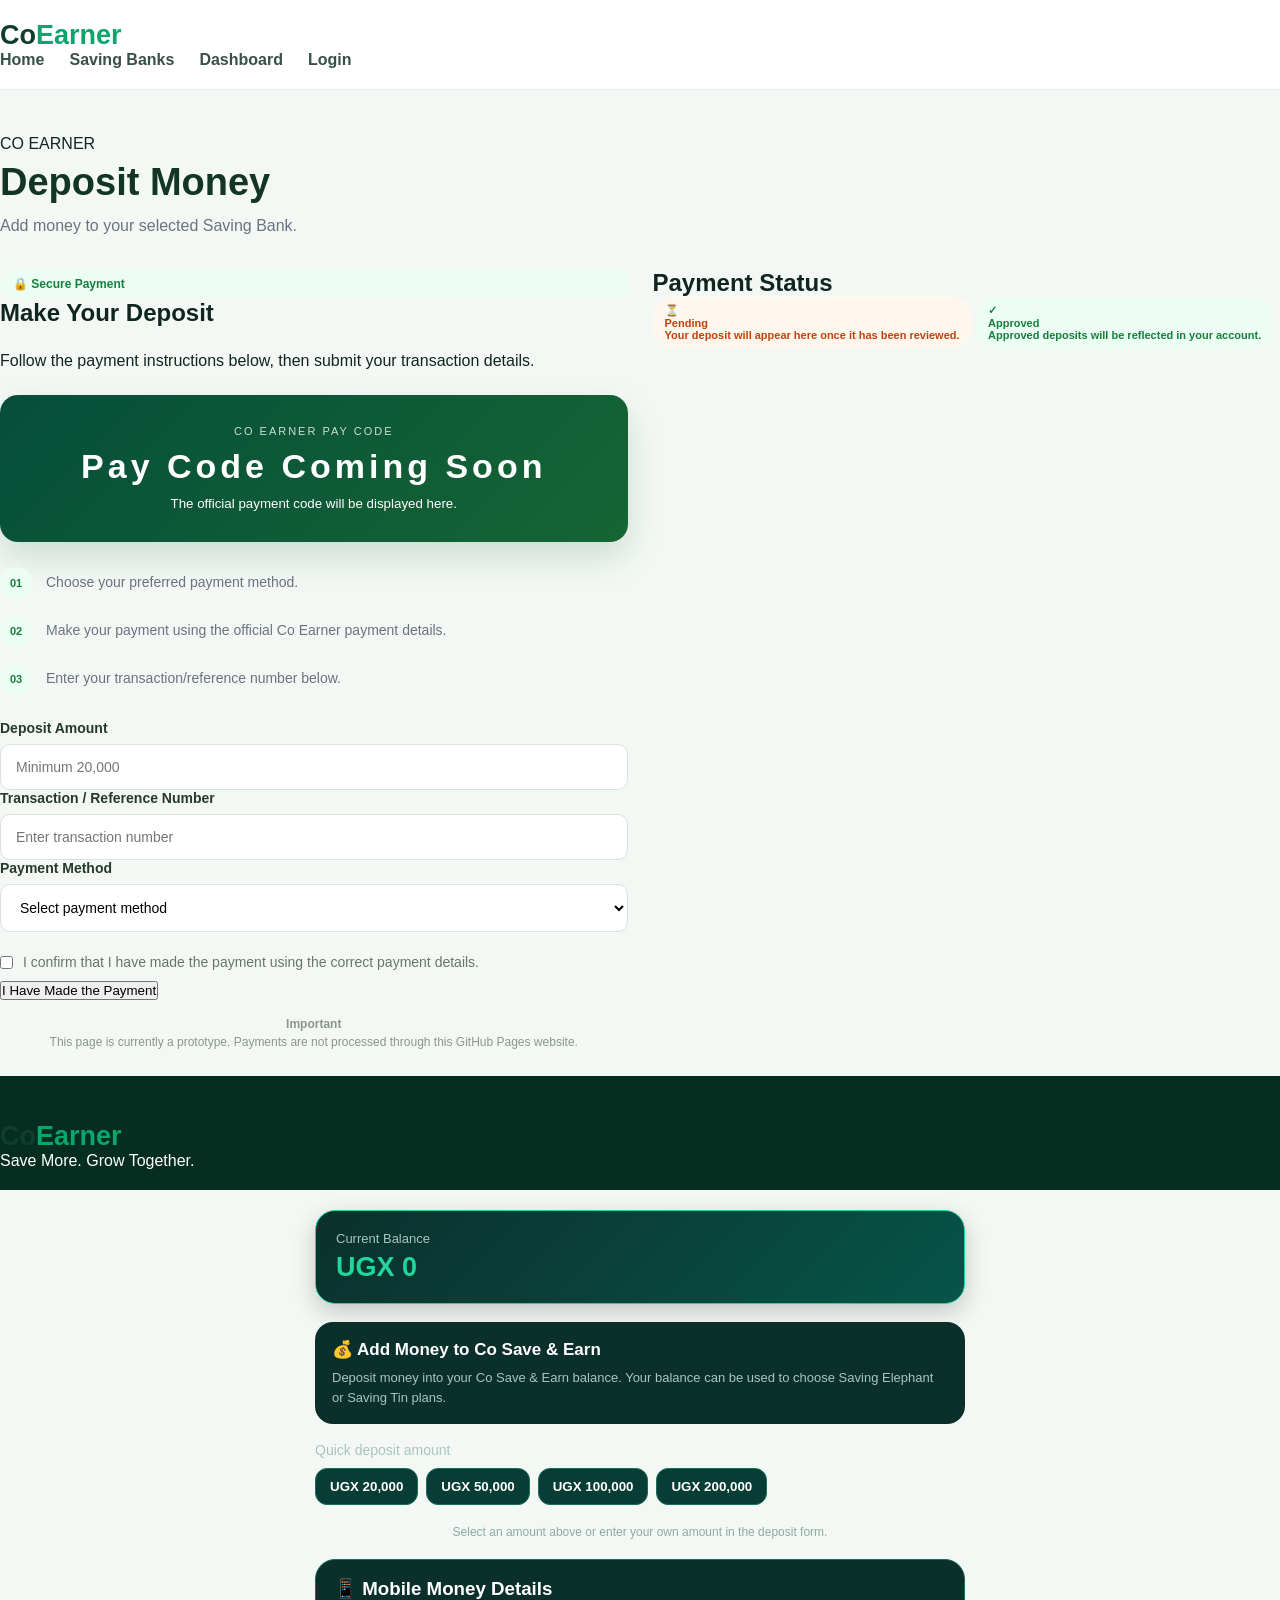
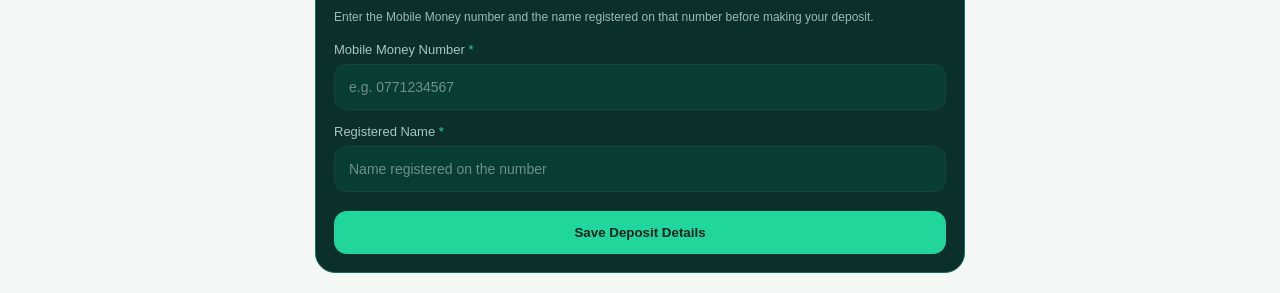
<file: deposit.html>
<!DOCTYPE html>
<html lang="en">
<head>
    <meta charset="UTF-8">
    <meta name="viewport" content="width=device-width, initial-scale=1.0">
    <title>Deposit Money | Co Earner</title>
    <link rel="stylesheet" href="style.css">
</head>

<body>

<header class="navbar">
    <div class="logo">Co<span>Earner</span></div>

    <nav>
        <a href="index.html">Home</a>
        <a href="saving-banks.html">Saving Banks</a>
        <a href="dashboard.html">Dashboard</a>
        <a href="login.html">Login</a>
    </nav>
</header>


<section class="money-page-header">
    <span>CO EARNER</span>
    <h1>Deposit Money</h1>
    <p>Add money to your selected Saving Bank.</p>
</section>


<section class="deposit-layout">

    <div class="payment-panel">

        <div class="secure-badge">
            🔒 Secure Payment
        </div>

        <h2>Make Your Deposit</h2>

        <p class="payment-instructions">
            Follow the payment instructions below, then submit your transaction details.
        </p>


        <div class="paycode-box">
            <span class="paycode-label">CO EARNER PAY CODE</span>

            <strong>Pay Code Coming Soon</strong>

            <small>
                The official payment code will be displayed here.
            </small>
        </div>


        <div class="payment-instructions">

            <div class="instruction">
                <span>01</span>
                <p>Choose your preferred payment method.</p>
            </div>

            <div class="instruction">
                <span>02</span>
                <p>Make your payment using the official Co Earner payment details.</p>
            </div>

            <div class="instruction">
                <span>03</span>
                <p>Enter your transaction/reference number below.</p>
            </div>

        </div>


        <form class="money-form" id="depositForm">

            <label for="amount">Deposit Amount</label>

            <input
                type="number"
                id="amount"
                name="amount"
                class="money-input"
                min="20000"
                placeholder="Minimum 20,000"
                required
            >


            <label for="reference">Transaction / Reference Number</label>

            <input
                type="text"
                id="reference"
                name="reference"
                class="money-input"
                placeholder="Enter transaction number"
                required
            >


            <label for="method">Payment Method</label>

            <select id="method" name="method" class="money-input" required>
                <option value="">Select payment method</option>
                <option value="mobile-money">Mobile Money</option>
                <option value="bank-transfer">Bank Transfer</option>
            </select>


            <label class="confirmation-check">
                <input type="checkbox" required>
                <span>
                    I confirm that I have made the payment using the correct
                    payment details.
                </span>
            </label>


            <button type="submit" class="auth-btn">
                I Have Made the Payment
            </button>

        </form>


        <div class="demo-notice">
            <strong>Important</strong>
            <p>
                This page is currently a prototype. Payments are not processed
                through this GitHub Pages website.
            </p>
        </div>

    </div>


    <div class="deposit-status-panel">

        <h2>Payment Status</h2>

        <div class="transaction-status pending">
            <span class="status-icon">⏳</span>

            <div>
                <strong>Pending</strong>
                <p>Your deposit will appear here once it has been reviewed.</p>
            </div>
        </div>


        <div class="transaction-status confirmed">
            <span class="status-icon">✓</span>

            <div>
                <strong>Approved</strong>
                <p>Approved deposits will be reflected in your account.</p>
            </div>
        </div>

    </div>

</section>


<footer>
    <div class="logo">Co<span>Earner</span></div>
    <p>Save More. Grow Together.</p>
</footer>


<script>
    document.getElementById("depositForm").addEventListener("submit", function(event) {
        event.preventDefault();

        alert("Deposit submitted for review. This is currently a prototype.");
    });
</script>

</body>
  </html>
<!-- ==========================================
     CO EARNER DEPOSIT → MONEY SUMMARY
     PASTE AT THE VERY END OF deposit.html
========================================== -->

<script>

document.addEventListener("DOMContentLoaded", function() {

    const depositForm = document.querySelector("form");

    if (!depositForm) return;


    depositForm.addEventListener("submit", function(event) {

        event.preventDefault();


        /* FIND THE AMOUNT */

        const amountInput =
            document.querySelector('input[type="number"]');


        if (!amountInput) {
            alert("Please enter a deposit amount.");
            return;
        }


        const amount =
            Number(amountInput.value);


        if (!amount || amount <= 0) {
            alert("Please enter a valid deposit amount.");
            return;
        }


        /* GET PREVIOUS DEPOSITS */

        let totalDeposited =
            Number(localStorage.getItem("coTotalDeposited") || 0);


        /* ADD NEW DEPOSIT */

        totalDeposited += amount;


        /* SAVE */

        localStorage.setItem(
            "coTotalDeposited",
            totalDeposited
        );


        /* CONFIRMATION */

        alert(
            "Deposit recorded successfully!\n\n" +
            "Amount: " +
            amount.toLocaleString()
        );


        /* GO TO MONEY SUMMARY */

        window.location.href =
            "money-summary.html";

    });

});

    </script>
<script>
document.addEventListener("DOMContentLoaded", function () {

    const form = document.querySelector("form");
    if (!form) return;

    form.addEventListener("submit", function () {

        const amountInput =
            form.querySelector('input[type="number"]');

        if (!amountInput) return;

        const amount = Number(amountInput.value);

        if (!amount || amount <= 0) return;

        const transactions =
            JSON.parse(
                localStorage.getItem("coTransactions") || "[]"
            );

        transactions.push({
            type: "Deposit",
            amount: amount,
            date: new Date().toLocaleString()
        });

        localStorage.setItem(
            "coTransactions",
            JSON.stringify(transactions)
        );

    });

});
            </script>
<script>

function addDeposit(amount){

    amount = Number(amount);

    if(!amount || amount <= 0){
        alert("Please enter a valid amount.");
        return;
    }

    /* Get current balance */
    const oldBalance =
        Number(localStorage.getItem("coBalance")) || 0;

    /* Add the deposit */
    const newBalance = oldBalance + amount;

    localStorage.setItem(
        "coBalance",
        newBalance
    );


    /* Save the transaction */
    const transactions =
        JSON.parse(
            localStorage.getItem("coTransactions") || "[]"
        );

    transactions.unshift({

        type:"Deposit",

        amount:amount,

        date:new Date().toLocaleDateString(),

        time:new Date().toLocaleTimeString()

    });

    localStorage.setItem(
        "coTransactions",
        JSON.stringify(transactions)
    );


    alert(
        "Deposit successful! Your new balance is UGX " +
        newBalance.toLocaleString()
    );


    /* Return to dashboard */
    window.location.href =
        "dashboard.html";
}


/* Find the deposit form automatically */

document.addEventListener("DOMContentLoaded",function(){

    const form =
        document.querySelector("form");

    if(form){

        form.addEventListener("submit",function(event){

            event.preventDefault();

            const input =
                form.querySelector(
                    "input[type='number'], input"
                );

            if(input){

                addDeposit(input.value);

            }

        });

    }

});

</script>
<style>
.co-deposit-extra{
    width:92%;
    max-width:650px;
    margin:20px auto;
    color:white;
}

.co-balance-card{
    background:linear-gradient(135deg,#0b302c,#075448);
    border:1px solid #20d69b;
    border-radius:20px;
    padding:20px;
    margin-bottom:18px;
    box-shadow:0 8px 25px rgba(0,0,0,.2);
}

.co-balance-label{
    color:#a9c5bf;
    font-size:13px;
    margin-bottom:6px;
}

.co-balance-value{
    color:#20d69b;
    font-size:27px;
    font-weight:bold;
}

.co-deposit-info{
    background:#0b302c;
    border-radius:18px;
    padding:17px;
    margin-bottom:18px;
}

.co-deposit-info h3{
    margin:0 0 8px;
    font-size:17px;
}

.co-deposit-info p{
    margin:0;
    color:#a9c5bf;
    font-size:13px;
    line-height:1.5;
}

.co-quick-title{
    font-size:14px;
    color:#a9c5bf;
    margin-bottom:10px;
}

.co-quick-buttons{
    display:flex;
    gap:8px;
    flex-wrap:wrap;
    margin-bottom:20px;
}

.co-quick-btn{
    background:#073d34;
    border:1px solid #176e5d;
    color:white;
    padding:10px 14px;
    border-radius:12px;
    cursor:pointer;
    font-weight:bold;
}

.co-quick-btn:hover{
    border-color:#20d69b;
    color:#20d69b;
}

.co-deposit-note{
    text-align:center;
    color:#8eaaa4;
    font-size:12px;
    margin-top:15px;
}
</style>

<div class="co-deposit-extra">

    <div class="co-balance-card">
        <div class="co-balance-label">
            Current Balance
        </div>

        <div class="co-balance-value"
             id="coDepositBalance">
            UGX 0
        </div>
    </div>

    <div class="co-deposit-info">
        <h3>💰 Add Money to Co Save & Earn</h3>

        <p>
            Deposit money into your Co Save & Earn balance.
            Your balance can be used to choose Saving Elephant
            or Saving Tin plans.
        </p>
    </div>

    <div class="co-quick-title">
        Quick deposit amount
    </div>

    <div class="co-quick-buttons">

        <button
            type="button"
            class="co-quick-btn"
            onclick="coQuickDeposit(20000)">
            UGX 20,000
        </button>

        <button
            type="button"
            class="co-quick-btn"
            onclick="coQuickDeposit(50000)">
            UGX 50,000
        </button>

        <button
            type="button"
            class="co-quick-btn"
            onclick="coQuickDeposit(100000)">
            UGX 100,000
        </button>

        <button
            type="button"
            class="co-quick-btn"
            onclick="coQuickDeposit(200000)">
            UGX 200,000
        </button>

    </div>

    <div class="co-deposit-note">
        Select an amount above or enter your own amount in the
        deposit form.
    </div>

</div>

<script>

function updateCoDepositBalance(){

    const balance =
        Number(localStorage.getItem("coBalance")) || 0;

    const display =
        document.getElementById("coDepositBalance");

    if(display){

        display.textContent =
            "UGX " + balance.toLocaleString();

    }
}


function coQuickDeposit(amount){

    const input =
        document.querySelector(
            "form input[type='number'], form input"
        );

    if(input){

        input.value = amount;

        input.focus();

    }else{

        alert(
            "Please enter the amount in the deposit form."
        );

    }
}


document.addEventListener(
    "DOMContentLoaded",
    function(){

        updateCoDepositBalance();

    }
);

    </script>
<!-- CO SAVE & EARN — DEPOSIT MOBILE MONEY DETAILS -->

<style>
.co-mm-box{
    width:92%;
    max-width:650px;
    margin:20px auto;
    padding:18px;
    background:#0b302c;
    border:1px solid #176e5d;
    border-radius:20px;
    color:white;
}

.co-mm-box h3{
    margin:0 0 8px;
}

.co-mm-box p{
    color:#9dbab4;
    font-size:12px;
    line-height:1.5;
    margin-bottom:16px;
}

.co-mm-field{
    margin-bottom:14px;
}

.co-mm-field label{
    display:block;
    color:#a9c5bf;
    font-size:13px;
    margin-bottom:7px;
}

.co-mm-field input{
    width:100%;
    padding:14px;
    border-radius:12px;
    border:1px solid #17463e;
    background:#073d34;
    color:white;
    font-size:14px;
    outline:none;
}

.co-mm-field input:focus{
    border-color:#20d69b;
}

.co-mm-field input::placeholder{
    color:#708f89;
}

.co-mm-required{
    color:#20d69b;
}

.co-mm-save{
    width:100%;
    padding:14px;
    border:0;
    border-radius:13px;
    background:#20d69b;
    color:#06231d;
    font-weight:bold;
    cursor:pointer;
    margin-top:5px;
}
</style>

<div class="co-mm-box">

    <h3>📱 Mobile Money Details</h3>

    <p>
        Enter the Mobile Money number and the name
        registered on that number before making your deposit.
    </p>

    <div class="co-mm-field">

        <label>
            Mobile Money Number
            <span class="co-mm-required">*</span>
        </label>

        <input
            type="tel"
            id="coDepositMobile"
            placeholder="e.g. 0771234567"
            inputmode="tel"
        >

    </div>

    <div class="co-mm-field">

        <label>
            Registered Name
            <span class="co-mm-required">*</span>
        </label>

        <input
            type="text"
            id="coDepositName"
            placeholder="Name registered on the number"
        >

    </div>

    <button
        type="button"
        class="co-mm-save"
        onclick="saveDepositMobileDetails()"
    >
        Save Deposit Details
    </button>

</div>

<script>

function saveDepositMobileDetails(){

    const number =
        document.getElementById(
            "coDepositMobile"
        ).value.trim();

    const name =
        document.getElementById(
            "coDepositName"
        ).value.trim();


    if(!number){

        alert(
            "Please enter the Mobile Money number."
        );

        return;

    }


    if(!name){

        alert(
            "Please enter the name registered on the Mobile Money number."
        );

        return;

    }


    localStorage.setItem(
        "coDepositMobileNumber",
        number
    );

    localStorage.setItem(
        "coDepositMobileName",
        name
    );


    alert(
        "Mobile Money details saved successfully."
    );

}


/* Load previously saved details */

document.addEventListener(
    "DOMContentLoaded",
    function(){

        const number =
            localStorage.getItem(
                "coDepositMobileNumber"
            ) || "";

        const name =
            localStorage.getItem(
                "coDepositMobileName"
            ) || "";


        const numberInput =
            document.getElementById(
                "coDepositMobile"
            );

        const nameInput =
            document.getElementById(
                "coDepositName"
            );


        if(numberInput){
            numberInput.value = number;
        }

        if(nameInput){
            nameInput.value = name;
        }

    }
);

</script>
</file>
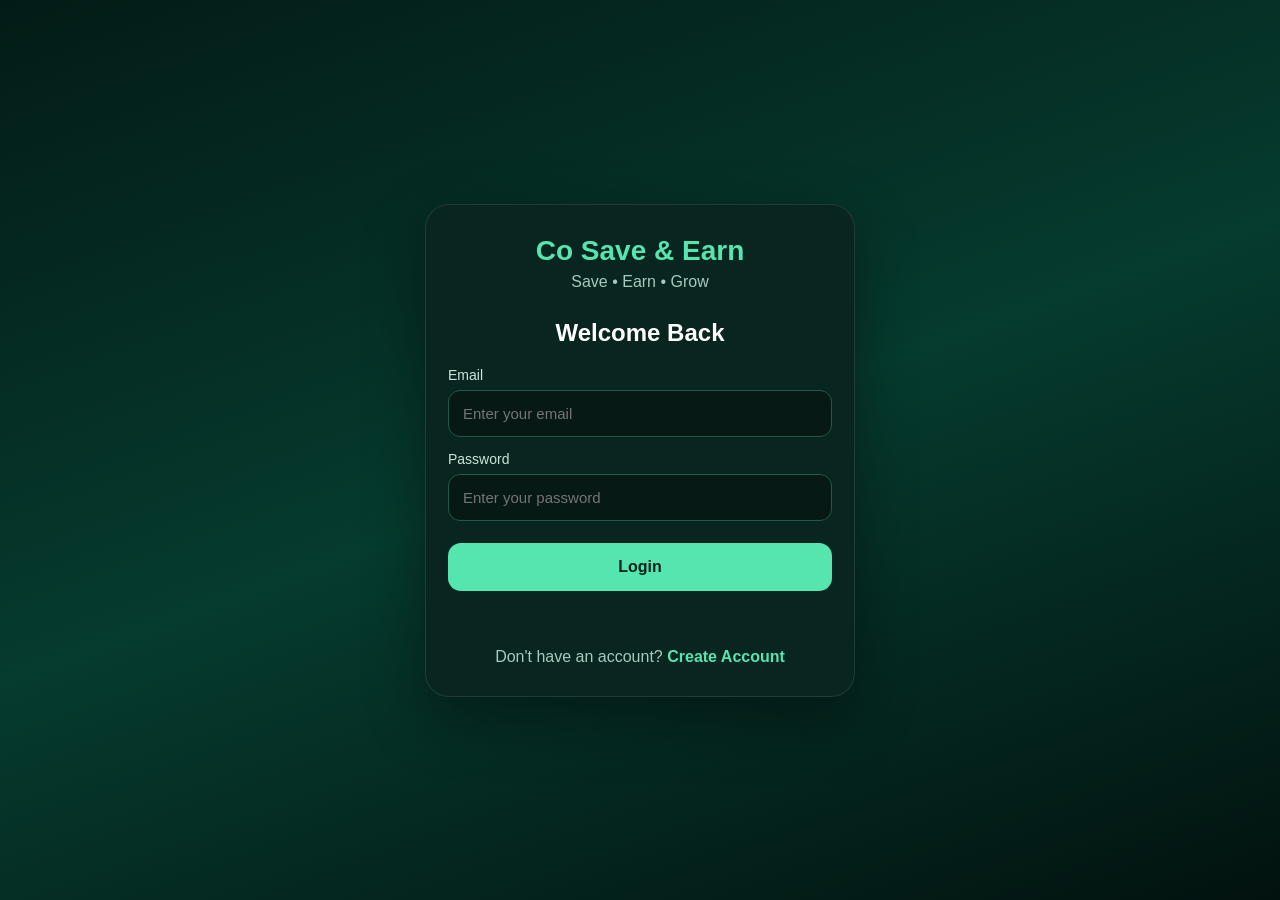
<file: login.html>
<!DOCTYPE html>
<html lang="en">
<head>
<meta charset="UTF-8">
<meta name="viewport" content="width=device-width, initial-scale=1.0">
<title>Login - Co Save & Earn</title>

<style>
*{
  box-sizing:border-box;
  margin:0;
  padding:0;
  font-family:Arial,sans-serif;
}

body{
  min-height:100vh;
  background:linear-gradient(160deg,#031b16,#063b2f,#02120f);
  color:white;
  display:flex;
  justify-content:center;
  align-items:center;
  padding:20px;
}

.container{
  width:100%;
  max-width:430px;
  background:#08251f;
  border:1px solid rgba(255,255,255,.1);
  border-radius:24px;
  padding:30px 22px;
  box-shadow:0 20px 60px rgba(0,0,0,.4);
}

.logo{
  text-align:center;
  font-size:28px;
  font-weight:bold;
  color:#55e6b0;
  margin-bottom:6px;
}

.subtitle{
  text-align:center;
  color:#a9c8bf;
  margin-bottom:28px;
}

h2{
  text-align:center;
  margin-bottom:20px;
}

label{
  display:block;
  margin:14px 0 7px;
  color:#cce4dd;
  font-size:14px;
}

input{
  width:100%;
  padding:14px;
  border-radius:12px;
  border:1px solid #24564a;
  background:#061914;
  color:white;
  outline:none;
  font-size:15px;
}

button{
  width:100%;
  margin-top:22px;
  border:none;
  padding:15px;
  border-radius:13px;
  background:#55e6b0;
  color:#04231b;
  font-weight:bold;
  font-size:16px;
  cursor:pointer;
}

.message{
  text-align:center;
  margin-top:15px;
  min-height:20px;
  font-size:14px;
}

.register{
  text-align:center;
  margin-top:22px;
  color:#a9c8bf;
}

.register a{
  color:#55e6b0;
  text-decoration:none;
  font-weight:bold;
}
</style>
</head>

<body>

<div class="container">

  <div class="logo">Co Save & Earn</div>
  <div class="subtitle">Save • Earn • Grow</div>

  <h2>Welcome Back</h2>

  <form id="loginForm">

    <label>Email</label>

    <input
      type="email"
      id="email"
      placeholder="Enter your email"
      required
    >

    <label>Password</label>

    <input
      type="password"
      id="password"
      placeholder="Enter your password"
      required
    >

    <button type="submit">
      Login
    </button>

    <div
      class="message"
      id="message">
    </div>

  </form>

  <div class="register">
    Don't have an account?
    <a href="register.html">
      Create Account
    </a>
  </div>

</div>

<script>

const form =
  document.getElementById("loginForm");

const message =
  document.getElementById("message");

form.addEventListener("submit", function(e){

  e.preventDefault();

  const email =
    document
      .getElementById("email")
      .value
      .trim()
      .toLowerCase();

  const password =
    document
      .getElementById("password")
      .value;

  const accounts =
    JSON.parse(
      localStorage.getItem("coAccounts") || "[]"
    );

  /*
     Find the exact account.
  */
  const account =
    accounts.find(user =>
      user.email === email &&
      user.password === password
    );

  if(!account){

    message.style.color = "#ff7777";

    message.textContent =
      "Incorrect email or password.";

    return;
  }

  /*
     THIS is the important part.
     We remember exactly which account
     is logged in.
  */
  localStorage.setItem(
    "coCurrentUserId",
    account.id
  );

  localStorage.setItem(
    "coLoggedIn",
    "true"
  );

  message.style.color =
    "#55e6b0";

  message.textContent =
    "Login successful!";

  setTimeout(function(){

    window.location.href =
      "dashboard.html";

  }, 500);

});

</script>

</body>
    </html>
</file>
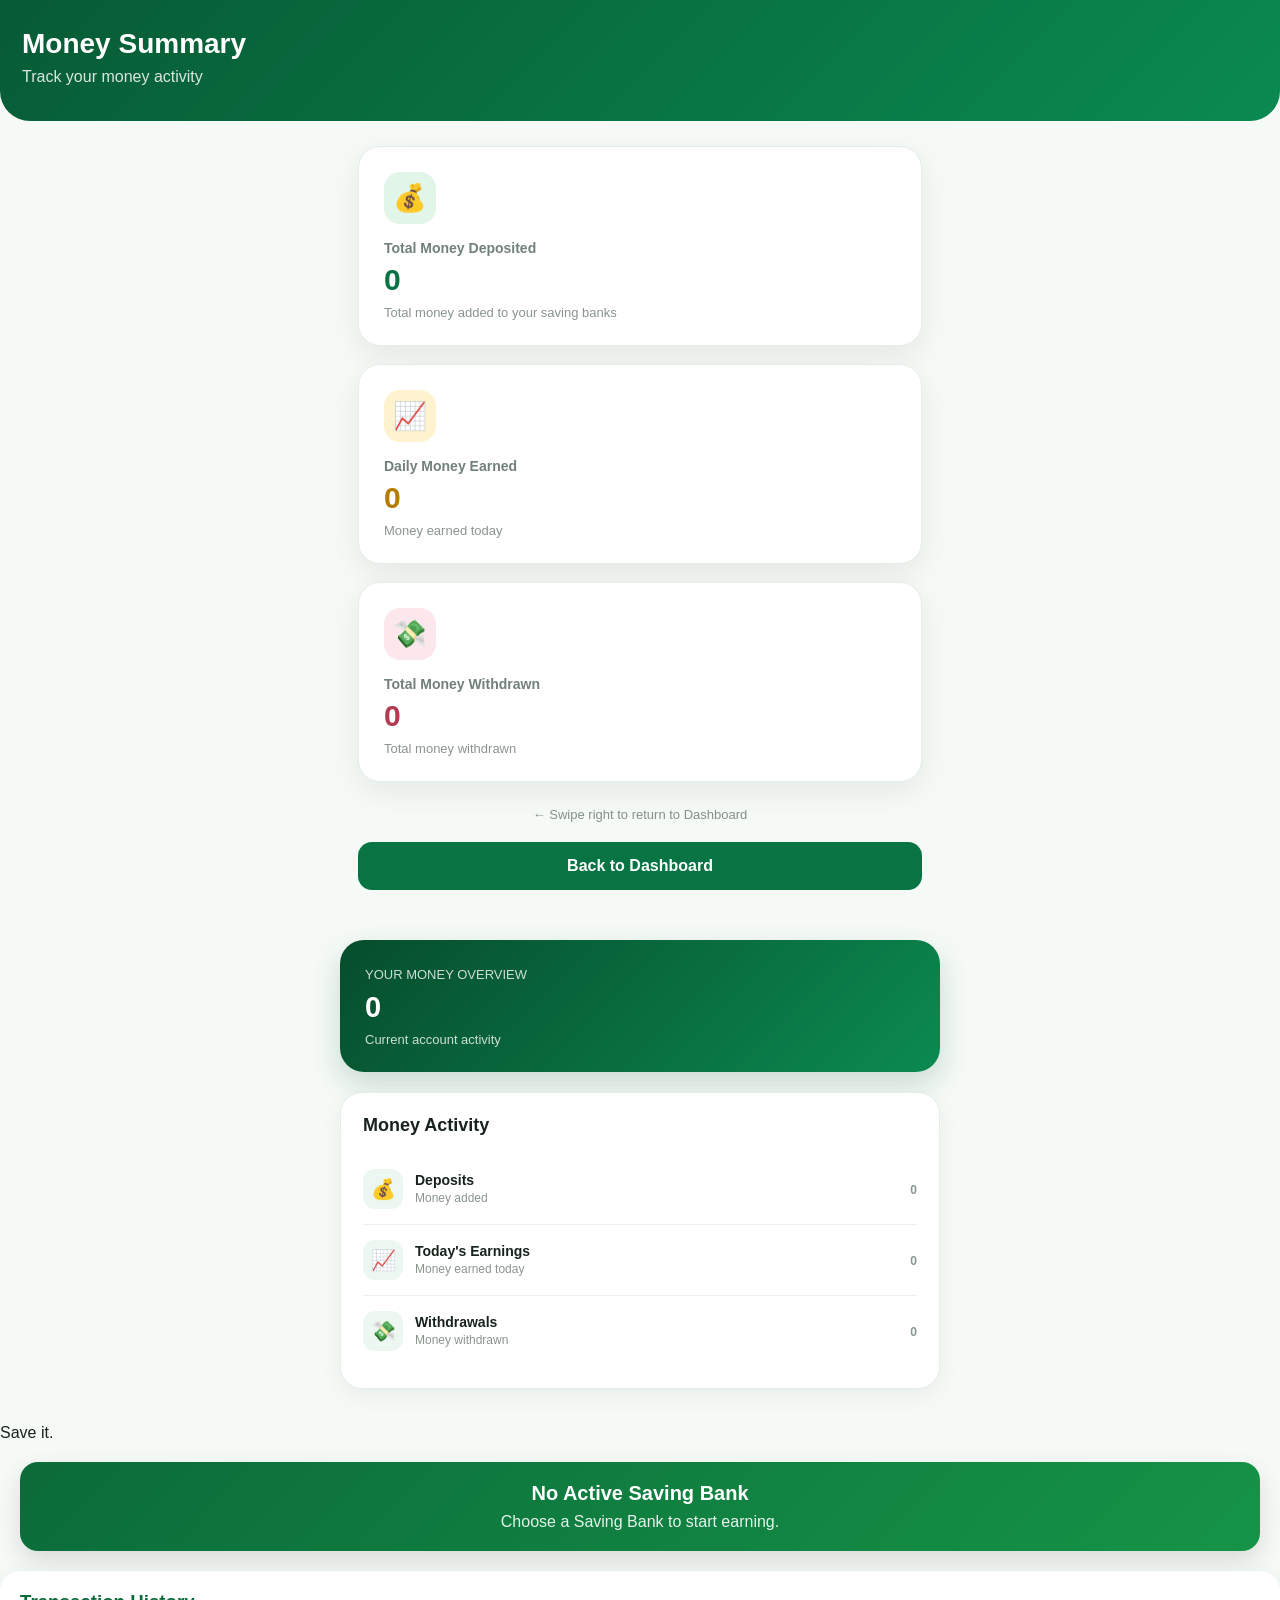
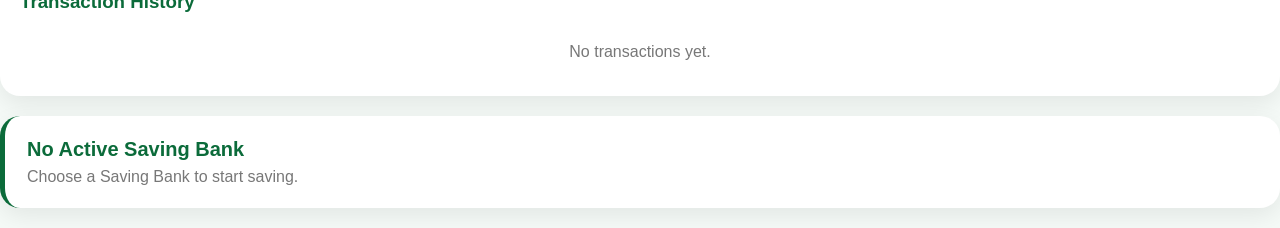
<file: money-summary.html>
<!DOCTYPE html>
<html lang="en">
<head>
<meta charset="UTF-8">
<meta name="viewport" content="width=device-width, initial-scale=1.0">

<title>Money Summary | Co Earner</title>

<style>

* {
    box-sizing: border-box;
}

body {
    margin: 0;
    font-family: Arial, sans-serif;
    background: #f5faf7;
    color: #17231c;
}


/* HEADER */

.summary-header {
    background: linear-gradient(135deg, #075b35, #0a8a50);
    color: white;
    padding: 28px 22px 35px;
    border-radius: 0 0 30px 30px;
}

.summary-header h1 {
    margin: 0;
    font-size: 28px;
}

.summary-header p {
    margin: 8px 0 0;
    opacity: .85;
}


/* CONTAINER */

.summary-container {
    padding: 25px 18px;
    max-width: 600px;
    margin: auto;
}


/* CARDS */

.summary-card {
    background: white;
    border-radius: 22px;
    padding: 25px;
    margin-bottom: 18px;
    box-shadow: 0 10px 30px rgba(0,0,0,.07);
    border: 1px solid #e3eee7;
}

.summary-icon {
    width: 52px;
    height: 52px;
    border-radius: 16px;
    display: flex;
    align-items: center;
    justify-content: center;
    font-size: 27px;
    margin-bottom: 16px;
}

.summary-label {
    color: #718078;
    font-size: 14px;
    font-weight: bold;
}

.summary-value {
    font-size: 30px;
    font-weight: 900;
    margin-top: 7px;
}

.summary-description {
    color: #89948e;
    font-size: 13px;
    margin-top: 8px;
}


/* COLORS */

.deposit .summary-icon {
    background: #e1f5e9;
}

.deposit .summary-value {
    color: #087443;
}


.earned .summary-icon {
    background: #fff3cf;
}

.earned .summary-value {
    color: #b27d00;
}


.withdraw .summary-icon {
    background: #fbe7ec;
}

.withdraw .summary-value {
    color: #b23b52;
}


/* SWIPE HINT */

.swipe-hint {
    text-align: center;
    color: #849088;
    font-size: 13px;
    margin-top: 25px;
}


/* BACK BUTTON */

.back-dashboard {
    display: block;
    text-align: center;
    text-decoration: none;
    background: #087443;
    color: white;
    padding: 15px;
    border-radius: 14px;
    font-weight: bold;
    margin-top: 20px;
}

</style>
</head>

<body>


<header class="summary-header">

    <h1>Money Summary</h1>

    <p>
        Track your money activity
    </p>

</header>


<main class="summary-container">


    <!-- TOTAL DEPOSITED -->

    <div class="summary-card deposit">

        <div class="summary-icon">
            💰
        </div>

        <div class="summary-label">
            Total Money Deposited
        </div>

        <div class="summary-value" id="totalDeposited">
            0
        </div>

        <div class="summary-description">
            Total money added to your saving banks
        </div>

    </div>


    <!-- DAILY EARNED -->

    <div class="summary-card earned">

        <div class="summary-icon">
            📈
        </div>

        <div class="summary-label">
            Daily Money Earned
        </div>

        <div class="summary-value" id="dailyEarned">
            0
        </div>

        <div class="summary-description">
            Money earned today
        </div>

    </div>


    <!-- TOTAL WITHDRAWN -->

    <div class="summary-card withdraw">

        <div class="summary-icon">
            💸
        </div>

        <div class="summary-label">
            Total Money Withdrawn
        </div>

        <div class="summary-value" id="totalWithdrawn">
            0
        </div>

        <div class="summary-description">
            Total money withdrawn
        </div>

    </div>


    <div class="swipe-hint">
        ← Swipe right to return to Dashboard
    </div>


    <a href="dashboard.html" class="back-dashboard">
        Back to Dashboard
    </a>


</main>


<script>

/* SWIPE RIGHT = DASHBOARD */

let startX = 0;

document.addEventListener("touchstart", function(event) {
    startX = event.touches[0].clientX;
});

document.addEventListener("touchend", function(event) {

    let endX = event.changedTouches[0].clientX;

    let distance = endX - startX;

    if (distance > 80) {
        window.location.href = "dashboard.html";
    }

});


/* CURRENT DEMO VALUES */

document.getElementById("totalDeposited").textContent =
    Number(0).toLocaleString();

document.getElementById("dailyEarned").textContent =
    Number(0).toLocaleString();

document.getElementById("totalWithdrawn").textContent =
    Number(0).toLocaleString();

</script>

</body>
  </html>
<!-- ==========================================
     CO EARNER MONEY SUMMARY PREMIUM ADD-ON
     PASTE AT THE VERY END
========================================== -->

<style>

.co-summary-extra {
    margin: 25px 18px 35px;
    max-width: 600px;
    margin-left: auto;
    margin-right: auto;
}


/* OVERVIEW */

.co-summary-overview {
    background: linear-gradient(135deg, #064d2d, #0b8a50);
    color: white;
    border-radius: 24px;
    padding: 25px;
    margin-bottom: 20px;
    box-shadow: 0 12px 30px rgba(0,70,40,.18);
}

.co-summary-overview small {
    opacity: .8;
    font-size: 13px;
}

.co-summary-overview h2 {
    margin: 8px 0;
    font-size: 29px;
}

.co-summary-overview p {
    margin: 0;
    font-size: 13px;
    opacity: .8;
}


/* ACTIVITY */

.co-summary-activity {
    background: white;
    border-radius: 22px;
    padding: 22px;
    border: 1px solid #e3eee7;
    box-shadow: 0 8px 25px rgba(0,0,0,.05);
}

.co-summary-activity h3 {
    margin: 0 0 18px;
    font-size: 18px;
}

.co-summary-row {
    display: flex;
    align-items: center;
    justify-content: space-between;
    padding: 15px 0;
    border-bottom: 1px solid #edf2ee;
}

.co-summary-row:last-child {
    border-bottom: none;
}

.co-summary-left {
    display: flex;
    align-items: center;
    gap: 12px;
}

.co-summary-mini-icon {
    width: 40px;
    height: 40px;
    border-radius: 12px;
    display: flex;
    align-items: center;
    justify-content: center;
    background: #edf7f1;
    font-size: 20px;
}

.co-summary-row strong {
    display: block;
    font-size: 14px;
}

.co-summary-row span {
    color: #8a958e;
    font-size: 12px;
}

.co-summary-amount {
    font-weight: 800;
    color: #087443;
}

</style>


<div class="co-summary-extra">

    <!-- OVERVIEW -->

    <div class="co-summary-overview">

        <small>YOUR MONEY OVERVIEW</small>

        <h2 id="coSummaryBalance">
            0
        </h2>

        <p>
            Current account activity
        </p>

    </div>


    <!-- RECENT ACTIVITY -->

    <div class="co-summary-activity">

        <h3>Money Activity</h3>


        <div class="co-summary-row">

            <div class="co-summary-left">

                <div class="co-summary-mini-icon">
                    💰
                </div>

                <div>
                    <strong>Deposits</strong>
                    <span>Money added</span>
                </div>

            </div>

            <div class="co-summary-amount">
                <span id="coSummaryDeposits">0</span>
            </div>

        </div>


        <div class="co-summary-row">

            <div class="co-summary-left">

                <div class="co-summary-mini-icon">
                    📈
                </div>

                <div>
                    <strong>Today's Earnings</strong>
                    <span>Money earned today</span>
                </div>

            </div>

            <div class="co-summary-amount">
                <span id="coSummaryEarnings">0</span>
            </div>

        </div>


        <div class="co-summary-row">

            <div class="co-summary-left">

                <div class="co-summary-mini-icon">
                    💸
                </div>

                <div>
                    <strong>Withdrawals</strong>
                    <span>Money withdrawn</span>
                </div>

            </div>

            <div class="co-summary-amount">
                <span id="coSummaryWithdrawals">0</span>
            </div>

        </div>

    </div>

</div>


<script>

/* CO EARNER SUMMARY VALUES */

let coDeposited = 0;
let coEarnedToday = 0;
let coWithdrawn = 0;


/* DISPLAY VALUES */

document.getElementById("coSummaryDeposits").textContent =
    coDeposited.toLocaleString();

document.getElementById("coSummaryEarnings").textContent =
    coEarnedToday.toLocaleString();

document.getElementById("coSummaryWithdrawals").textContent =
    coWithdrawn.toLocaleString();


/* SIMPLE BALANCE */

let coBalance = coDeposited + coEarnedToday - coWithdrawn;

document.getElementById("coSummaryBalance").textContent =
    coBalance.toLocaleString();

</script>
<!-- ==========================================
     SHOW SAVED DEPOSIT TOTAL
     PASTE AT THE VERY END OF money-summary.html
========================================== -->

<script>

document.addEventListener("DOMContentLoaded", function() {

    /* GET SAVED DEPOSITS */

    const totalDeposited =
        Number(localStorage.getItem("coTotalDeposited") || 0);


    /* UPDATE THE MAIN DEPOSIT VALUE */

    const depositedBox =
        document.getElementById("totalDeposited");

    if (depositedBox) {
        depositedBox.textContent =
            totalDeposited.toLocaleString();
    }


    /* UPDATE THE ACTIVITY DEPOSIT VALUE */

    const activityDeposit =
        document.getElementById("coSummaryDeposits");

    if (activityDeposit) {
        activityDeposit.textContent =
            totalDeposited.toLocaleString();
    }


    /* UPDATE BALANCE */

    const balanceBox =
        document.getElementById("coSummaryBalance");

    if (balanceBox) {

        const earned =
            Number(localStorage.getItem("coDailyEarned") || 0);

        const withdrawn =
            Number(localStorage.getItem("coTotalWithdrawn") || 0);

        const balance =
            totalDeposited + earned - withdrawn;

        balanceBox.textContent =
            balance.toLocaleString();
    }

});

</script>
<!-- ==========================================
     CO EARNER SAVING BANK BALANCE CHECK
     PASTE AT THE VERY END OF saving-banks.html
========================================== -->

<script>

document.addEventListener("DOMContentLoaded", function () {

    /* SAVING BANK REQUIRED AMOUNTS */

    const bankAmounts = {

        "20000-20days": 20000,
        "30000-20days": 30000,
        "50000-20days": 50000,
        "100000-20days": 100000,

        "20000-30days": 20000,
        "30000-30days": 30000,
        "50000-30days": 50000,
        "100000-30days": 100000

    };


    /* CHANGE JOIN BUTTON BEHAVIOUR */

    const joinButton =
        document.getElementById("coPopupJoin");


    if (!joinButton) return;


    joinButton.onclick = function () {

        const bank =
            window.coSelectedBankForJoin;


        if (!bank || !bankAmounts[bank]) {
            alert("Please choose a saving bank.");
            return;
        }


        /* ACCOUNT BALANCE */

        const deposited =
            Number(localStorage.getItem("coTotalDeposited") || 0);

        const earned =
            Number(localStorage.getItem("coDailyEarned") || 0);

        const withdrawn =
            Number(localStorage.getItem("coTotalWithdrawn") || 0);


        const balance =
            deposited + earned - withdrawn;


        const required =
            bankAmounts[bank];


        /* NOT ENOUGH MONEY */

        if (balance < required) {

            alert(
                "Insufficient balance.\n\n" +
                "Required: " +
                required.toLocaleString() +
                "\nYour available balance: " +
                balance.toLocaleString()
            );

            return;
        }


        /* ENOUGH MONEY */

        localStorage.setItem(
            "coSelectedBank",
            bank
        );

        localStorage.setItem(
            "coBankActive",
            "true"
        );

        localStorage.setItem(
            "coBankAmount",
            required
        );


        alert(
            "Saving Bank activated successfully!\n\n" +
            "Amount used: " +
            required.toLocaleString()
        );


        /* CLOSE POPUP */

        const popup =
            document.getElementById("coBankPopup");

        if (popup) {
            popup.style.display = "none";
        }

    };


    /*
       REMEMBER WHICH BANK
       THE USER IS VIEWING
    */

    const originalOpen =
        window.openCoBankDetails;


    if (typeof originalOpen === "function") {

        window.openCoBankDetails =
            function (bank) {

                window.coSelectedBankForJoin =
                    bank;

                originalOpen(bank);

            };

    }

});

</script>
<script>
document.addEventListener("DOMContentLoaded", function () {

    const bank = localStorage.getItem("coSelectedBank");
    const active = localStorage.getItem("coBankActive");

    const bankNames = {
        "20000-20days": "20,000 • 20 DAYS",
        "30000-20days": "30,000 • 20 DAYS",
        "50000-20days": "50,000 • 20 DAYS",
        "100000-20days": "100,000 • 20 DAYS",

        "20000-30days": "20,000 • 30 DAYS",
        "30000-30days": "30,000 • 30 DAYS",
        "50000-30days": "50,000 • 30 DAYS",
        "100000-30days": "100,000 • 30 DAYS"
    };

    const summaryBox = document.createElement("div");

    summaryBox.style.cssText = `
        margin:20px;
        padding:20px;
        border-radius:18px;
        background:linear-gradient(135deg,#0b6b3a,#159447);
        color:white;
        box-shadow:0 10px 25px rgba(0,0,0,0.12);
        text-align:center;
    `;

    if (active === "true" && bank && bankNames[bank]) {
        summaryBox.innerHTML = `
            <div style="font-size:13px;opacity:.85;">
                ACTIVE SAVING BANK
            </div>

            <div style="font-size:22px;font-weight:800;margin-top:8px;">
                ${bankNames[bank]}
            </div>

            <div style="margin-top:10px;font-size:15px;">
                Your daily earning
            </div>

            <div style="font-size:25px;font-weight:800;margin-top:4px;">
                ${Number(localStorage.getItem("coDailyEarned") || 0).toLocaleString()}
            </div>
        `;
    } else {
        summaryBox.innerHTML = `
            <div style="font-size:20px;font-weight:800;">
                No Active Saving Bank
            </div>

            <div style="margin-top:8px;opacity:.9;">
                Choose a Saving Bank to start earning.
            </div>
        `;
    }

    document.body.appendChild(summaryBox);

});
                    </script>
<script>
document.addEventListener("DOMContentLoaded", function () {

    const active = localStorage.getItem("coBankActive");
    const bank = localStorage.getItem("coSelectedBank");

    if (active !== "true" || !bank) return;

    const dailyEarnings = {
        "20000-20days": 1750,
        "30000-20days": 2750,
        "50000-20days": 4250,
        "100000-20days": 7750,

        "20000-30days": 1667,
        "30000-30days": 3000,
        "50000-30days": 4500,
        "100000-30days": 7333
    };

    const daily = dailyEarnings[bank] || 0;

    const today = new Date().toISOString().split("T")[0];
    const lastDate = localStorage.getItem("coLastEarningDate");

    let totalEarned = Number(
        localStorage.getItem("coTotalEarned") || 0
    );

    if (!lastDate) {
        localStorage.setItem("coLastEarningDate", today);
        return;
    }

    if (lastDate !== today) {

        const last = new Date(lastDate);
        const current = new Date(today);

        const daysPassed = Math.floor(
            (current - last) / (1000 * 60 * 60 * 24)
        );

        if (daysPassed > 0) {

            totalEarned += daily * daysPassed;

            localStorage.setItem(
                "coTotalEarned",
                totalEarned
            );

            localStorage.setItem(
                "coDailyEarned",
                daily
            );

            localStorage.setItem(
                "coLastEarningDate",
                today
            );
        }
    }

});
            </script>
<script>
document.addEventListener("DOMContentLoaded", function () {

    const totalEarned = Number(
        localStorage.getItem("coTotalEarned") || 0
    );

    const dailyEarned = Number(
        localStorage.getItem("coDailyEarned") || 0
    );

    const deposited = Number(
        localStorage.getItem("coTotalDeposited") || 0
    );

    const withdrawn = Number(
        localStorage.getItem("coTotalWithdrawn") || 0
    );

    const earningsElement =
        document.getElementById("coSummaryEarnings");

    if (earningsElement) {
        earningsElement.textContent =
            totalEarned.toLocaleString();
    }

    const balanceElement =
        document.getElementById("coSummaryBalance");

    if (balanceElement) {
        const balance =
            deposited + totalEarned - withdrawn;

        balanceElement.textContent =
            balance.toLocaleString();
    }

});
            </script>
<script>
document.addEventListener("DOMContentLoaded", function () {

    const active = localStorage.getItem("coBankActive");
    const bank = localStorage.getItem("coSelectedBank");

    if (active !== "true" || !bank) return;

    const bankDays = {
        "20000-20days": 20,
        "30000-20days": 20,
        "50000-20days": 20,
        "100000-20days": 20,

        "20000-30days": 30,
        "30000-30days": 30,
        "50000-30days": 30,
        "100000-30days": 30
    };

    const totalDays = bankDays[bank];

    if (!totalDays) return;

    let startDate =
        localStorage.getItem("coBankStartDate");

    if (!startDate) {
        startDate = new Date().toISOString();
        localStorage.setItem(
            "coBankStartDate",
            startDate
        );
    }

    const start = new Date(startDate);
    const now = new Date();

    const daysPassed = Math.floor(
        (now - start) / (1000 * 60 * 60 * 24)
    );

    const daysRemaining = Math.max(
        totalDays - daysPassed,
        0
    );

    const countdown = document.createElement("div");

    countdown.style.cssText = `
        margin:20px;
        padding:22px;
        border-radius:20px;
        background:#ffffff;
        box-shadow:0 10px 30px rgba(0,0,0,.10);
        text-align:center;
        border:1px solid #e6eee9;
    `;

    if (daysRemaining > 0) {

        countdown.innerHTML = `
            <div style="font-size:13px;color:#777;">
                SAVING BANK PROGRESS
            </div>

            <div style="font-size:30px;font-weight:800;color:#0b6b3a;margin-top:8px;">
                ${daysRemaining}
            </div>

            <div style="font-weight:600;margin-top:4px;">
                Days Remaining
            </div>

            <div style="margin-top:12px;color:#666;">
                Keep saving and growing your money.
            </div>
        `;

    } else {

        countdown.innerHTML = `
            <div style="font-size:24px;font-weight:800;color:#0b6b3a;">
                🎉 Saving Bank Completed
            </div>

            <div style="margin-top:8px;color:#666;">
                Your saving period has reached its end.
            </div>
        `;
    }

    document.body.appendChild(countdown);

});
</script>
<script>
document.addEventListener("DOMContentLoaded", function () {

    const active = localStorage.getItem("coBankActive");
    const bank = localStorage.getItem("coSelectedBank");

    if (active !== "true" || !bank) return;

    const bankDays = {
        "20000-20days": 20,
        "30000-20days": 20,
        "50000-20days": 20,
        "100000-20days": 20,

        "20000-30days": 30,
        "30000-30days": 30,
        "50000-30days": 30,
        "100000-30days": 30
    };

    const bankAmounts = {
        "20000-20days": 20000,
        "30000-20days": 30000,
        "50000-20days": 50000,
        "100000-20days": 100000,

        "20000-30days": 20000,
        "30000-30days": 30000,
        "50000-30days": 50000,
        "100000-30days": 100000
    };

    const bankEarnings = {
        "20000-20days": 35000,
        "30000-20days": 55000,
        "50000-20days": 85000,
        "100000-20days": 155000,

        "20000-30days": 50000,
        "30000-30days": 90000,
        "50000-30days": 135000,
        "100000-30days": 220000
    };

    const startDate = localStorage.getItem("coBankStartDate");
    if (!startDate) return;

    const start = new Date(startDate);
    const now = new Date();

    const daysPassed = Math.floor(
        (now - start) / (1000 * 60 * 60 * 24)
    );

    const totalDays = bankDays[bank];

    if (daysPassed < totalDays) return;

    const deposit = bankAmounts[bank];
    const earnings = bankEarnings[bank];
    const finalAmount = deposit + earnings;

    const box = document.createElement("div");

    box.style.cssText = `
        margin:20px;
        padding:24px;
        border-radius:22px;
        background:linear-gradient(135deg,#0b6b3a,#159447);
        color:white;
        box-shadow:0 12px 30px rgba(0,0,0,.15);
    `;

    box.innerHTML = `
        <div style="text-align:center;font-size:13px;opacity:.85;">
            SAVING BANK COMPLETED
        </div>

        <div style="text-align:center;font-size:28px;font-weight:800;margin:8px 0 20px;">
            🎉 ${finalAmount.toLocaleString()}
        </div>

        <div style="display:flex;justify-content:space-between;margin:10px 0;">
            <span>Amount Saved</span>
            <strong>${deposit.toLocaleString()}</strong>
        </div>

        <div style="display:flex;justify-content:space-between;margin:10px 0;">
            <span>Total Earnings</span>
            <strong>${earnings.toLocaleString()}</strong>
        </div>

        <div style="height:1px;background:rgba(255,255,255,.3);margin:15px 0;"></div>

        <div style="display:flex;justify-content:space-between;font-size:18px;">
            <strong>Final Amount</strong>
            <strong>${finalAmount.toLocaleString()}</strong>
        </div>
    `;

    document.body.appendChild(box);

});
</script>

Save it.
<script>
document.addEventListener("DOMContentLoaded", function () {

    const active = localStorage.getItem("coBankActive");
    const bank = localStorage.getItem("coSelectedBank");
    const startDate = localStorage.getItem("coBankStartDate");

    if (active !== "true" || !bank || !startDate) return;

    const bankDays = {
        "20000-20days": 20,
        "30000-20days": 20,
        "50000-20days": 20,
        "100000-20days": 20,

        "20000-30days": 30,
        "30000-30days": 30,
        "50000-30days": 30,
        "100000-30days": 30
    };

    const dailyEarnings = {
        "20000-20days": 1750,
        "30000-20days": 2750,
        "50000-20days": 4250,
        "100000-20days": 7750,

        "20000-30days": 1667,
        "30000-30days": 3000,
        "50000-30days": 4500,
        "100000-30days": 7333
    };

    const totalDays = bankDays[bank];
    const daily = dailyEarnings[bank];

    if (!totalDays || !daily) return;

    const start = new Date(startDate);
    const now = new Date();

    const daysPassed = Math.floor(
        (now - start) / (1000 * 60 * 60 * 24)
    );

    const earningDays = Math.min(
        Math.max(daysPassed, 0),
        totalDays
    );

    const totalEarned = daily * earningDays;

    localStorage.setItem(
        "coTotalEarned",
        totalEarned
    );

    localStorage.setItem(
        "coDailyEarned",
        daily
    );

    if (daysPassed >= totalDays) {
        localStorage.setItem(
            "coBankCompleted",
            "true"
        );

        localStorage.setItem(
            "coDailyEarned",
            "0"
        );
    }

});
                          </script>
<script>
document.addEventListener("DOMContentLoaded", function () {

    const deposited = Number(
        localStorage.getItem("coTotalDeposited") || 0
    );

    const earned = Number(
        localStorage.getItem("coTotalEarned") || 0
    );

    const withdrawn = Number(
        localStorage.getItem("coTotalWithdrawn") || 0
    );

    const available = Math.max(
        deposited + earned - withdrawn,
        0
    );

    const box = document.createElement("div");

    box.style.cssText = `
        margin:20px 0;
        padding:18px;
        border-radius:18px;
        background:linear-gradient(135deg,#0b6b3a,#159447);
        color:white;
        text-align:center;
        box-shadow:0 8px 20px rgba(0,0,0,.12);
    `;

    box.innerHTML = `
        <div style="font-size:13px;opacity:.85;">
            AVAILABLE BALANCE
        </div>

        <div style="font-size:30px;font-weight:800;margin-top:6px;">
            ${available.toLocaleString()}
        </div>

        <div style="font-size:13px;margin-top:6px;opacity:.9;">
            Enter the amount you want to withdraw below.
        </div>
    `;

    const form = document.querySelector("form");

    if (form) {
        form.insertBefore(box, form.firstChild);
    }

});
    </script>
<script>
document.addEventListener("DOMContentLoaded", function () {

    const deposited = Number(
        localStorage.getItem("coTotalDeposited") || 0
    );

    const earned = Number(
        localStorage.getItem("coTotalEarned") || 0
    );

    const withdrawn = Number(
        localStorage.getItem("coTotalWithdrawn") || 0
    );

    const balance = Math.max(
        deposited + earned - withdrawn,
        0
    );

    const withdrawalElement =
        document.getElementById("coSummaryWithdrawals");

    if (withdrawalElement) {
        withdrawalElement.textContent =
            withdrawn.toLocaleString();
    }

    const balanceElement =
        document.getElementById("coSummaryBalance");

    if (balanceElement) {
        balanceElement.textContent =
            balance.toLocaleString();
    }

});
</script>
<script>
document.addEventListener("DOMContentLoaded", function () {

    const transactions = JSON.parse(
        localStorage.getItem("coTransactions") || "[]"
    );

    const section = document.createElement("div");

    section.style.cssText = `
        margin:20px 0;
        padding:20px;
        border-radius:20px;
        background:#ffffff;
        box-shadow:0 8px 25px rgba(0,0,0,.08);
    `;

    section.innerHTML = `
        <h3 style="margin:0 0 15px;color:#0b6b3a;">
            Transaction History
        </h3>
    `;

    if (transactions.length === 0) {

        section.innerHTML += `
            <div style="padding:15px;text-align:center;color:#777;">
                No transactions yet.
            </div>
        `;

    } else {

        transactions.slice().reverse().forEach(function (transaction) {

            const isDeposit = transaction.type === "Deposit";

            const row = document.createElement("div");

            row.style.cssText = `
                display:flex;
                justify-content:space-between;
                align-items:center;
                padding:14px 0;
                border-bottom:1px solid #eeeeee;
            `;

            row.innerHTML = `
                <div>
                    <div style="font-weight:700;">
                        ${isDeposit ? "💰 Deposit" : "💸 Withdrawal"}
                    </div>

                    <div style="font-size:12px;color:#888;margin-top:4px;">
                        ${transaction.date}
                    </div>
                </div>

                <div style="
                    font-weight:800;
                    color:${isDeposit ? "#0b6b3a" : "#b3261e"};
                ">
                    ${isDeposit ? "+" : "-"}${Number(transaction.amount).toLocaleString()}
                </div>
            `;

            section.appendChild(row);
        });
    }

    document.body.appendChild(section);

});
</script>
<script>
document.addEventListener("DOMContentLoaded", function () {

    const active = localStorage.getItem("coBankActive");
    const bank = localStorage.getItem("coSelectedBank");
    const completed = localStorage.getItem("coBankCompleted");

    const bankNames = {
        "20000-20days": "20,000 • 20 DAYS",
        "30000-20days": "30,000 • 20 DAYS",
        "50000-20days": "50,000 • 20 DAYS",
        "100000-20days": "100,000 • 20 DAYS",

        "20000-30days": "20,000 • 30 DAYS",
        "30000-30days": "30,000 • 30 DAYS",
        "50000-30days": "50,000 • 30 DAYS",
        "100000-30days": "100,000 • 30 DAYS"
    };

    const card = document.createElement("div");

    card.style.cssText = `
        margin:20px 0;
        padding:22px;
        border-radius:20px;
        background:#fff;
        box-shadow:0 8px 25px rgba(0,0,0,.08);
        border-left:5px solid #0b6b3a;
    `;

    if (active === "true" && bank && bankNames[bank]) {

        const status =
            completed === "true"
                ? "Completed"
                : "Active";

        card.innerHTML = `
            <div style="font-size:13px;color:#777;">
                SAVING BANK STATUS
            </div>

            <div style="
                font-size:22px;
                font-weight:800;
                color:#0b6b3a;
                margin-top:7px;
            ">
                ${bankNames[bank]}
            </div>

            <div style="
                margin-top:12px;
                font-weight:700;
            ">
                Status:
                <span style="color:${status === "Completed" ? "#8a6500" : "#0b6b3a"};">
                    ${status}
                </span>
            </div>
        `;

    } else {

        card.innerHTML = `
            <div style="
                font-size:20px;
                font-weight:800;
                color:#0b6b3a;
            ">
                No Active Saving Bank
            </div>

            <div style="
                margin-top:7px;
                color:#777;
            ">
                Choose a Saving Bank to start saving.
            </div>
        `;
    }

    document.body.appendChild(card);

});
</script>
</file>
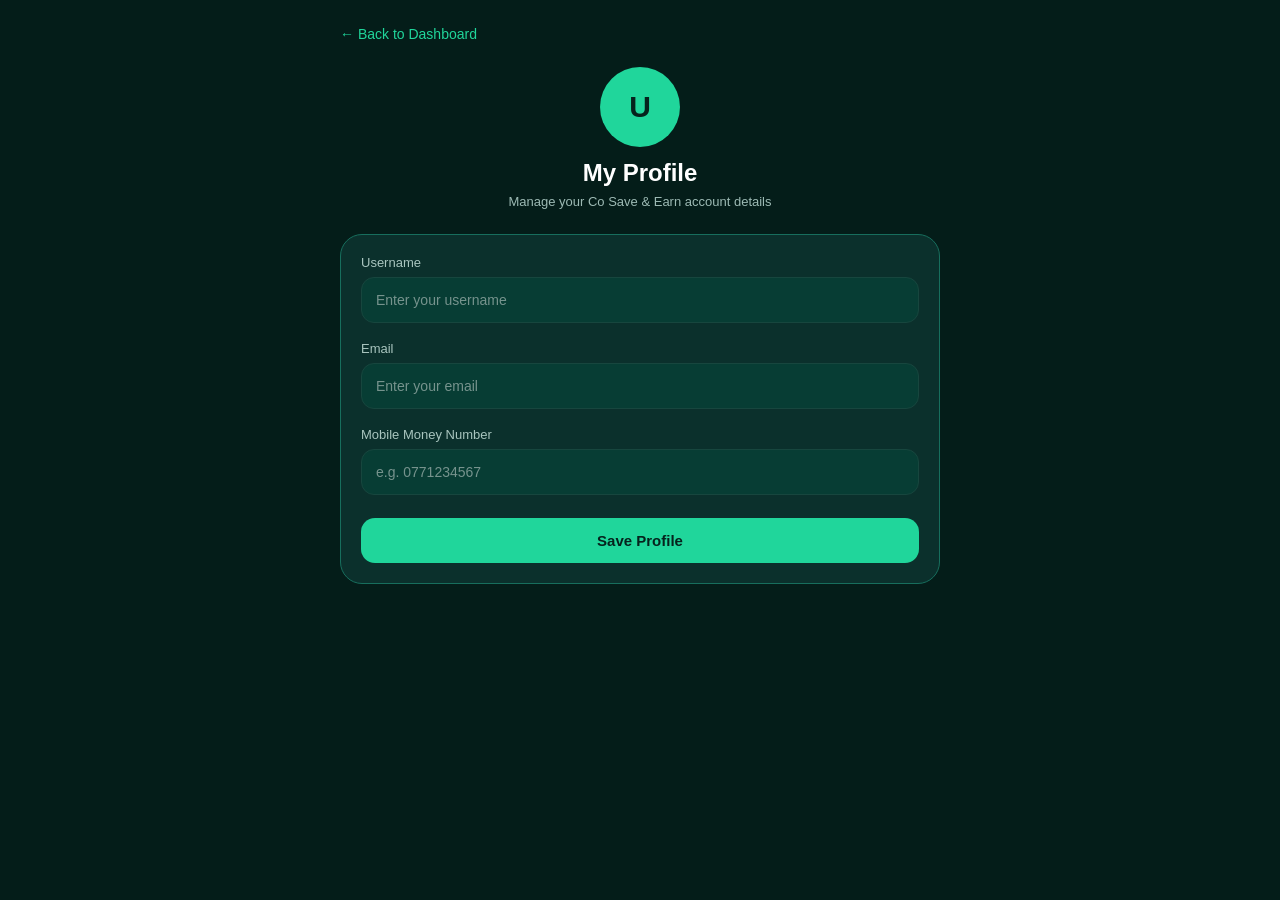
<file: profile.html>
<!DOCTYPE html>
<html lang="en">
<head>
<meta charset="UTF-8">
<meta name="viewport" content="width=device-width, initial-scale=1.0">

<title>My Profile - Co Save & Earn</title>

<style>

*{
    box-sizing:border-box;
}

body{
    margin:0;
    font-family:Arial,sans-serif;
    background:#041d19;
    color:white;
}

.profile-page{
    width:92%;
    max-width:600px;
    margin:auto;
    padding:25px 0 40px;
}

.back-button{
    display:inline-block;
    color:#20d69b;
    text-decoration:none;
    font-size:14px;
    margin-bottom:25px;
}

.profile-header{
    text-align:center;
    margin-bottom:25px;
}

.profile-avatar{
    width:80px;
    height:80px;
    border-radius:50%;
    background:#20d69b;
    color:#06231d;
    display:flex;
    align-items:center;
    justify-content:center;
    margin:0 auto 12px;
    font-size:30px;
    font-weight:bold;
}

.profile-header h1{
    margin:0;
    font-size:24px;
}

.profile-header p{
    color:#9dbab4;
    font-size:13px;
    margin-top:7px;
}

.profile-card{
    background:#0b302c;
    border:1px solid #176e5d;
    border-radius:22px;
    padding:20px;
}

.profile-field{
    margin-bottom:18px;
}

.profile-label{
    display:block;
    color:#a9c5bf;
    font-size:13px;
    margin-bottom:7px;
}

.profile-input{
    width:100%;
    padding:14px;
    border-radius:13px;
    border:1px solid #17463e;
    background:#073d34;
    color:white;
    font-size:14px;
    outline:none;
}

.profile-input:focus{
    border-color:#20d69b;
}

.profile-input::placeholder{
    color:#76938d;
}

.save-profile-btn{
    width:100%;
    margin-top:5px;
    padding:14px;
    border:none;
    border-radius:14px;
    background:#20d69b;
    color:#06231d;
    font-size:15px;
    font-weight:bold;
    cursor:pointer;
}

.save-profile-btn:hover{
    opacity:.9;
}

.saved-message{
    display:none;
    margin-top:15px;
    padding:12px;
    background:#073d34;
    border:1px solid #20d69b;
    border-radius:12px;
    color:#20d69b;
    text-align:center;
    font-size:13px;
}

</style>
</head>

<body>

<div class="profile-page">

<a href="dashboard.html" class="back-button">
← Back to Dashboard
</a>

<div class="profile-header">

<div class="profile-avatar" id="profileAvatar">
U
</div>

<h1>My Profile</h1>

<p>Manage your Co Save & Earn account details</p>

</div>

<div class="profile-card">

<!-- USERNAME -->
<div class="profile-field">

<label class="profile-label">
Username
</label>

<input
type="text"
id="username"
class="profile-input"
placeholder="Enter your username"
>

</div>


<!-- EMAIL -->
<div class="profile-field">

<label class="profile-label">
Email
</label>

<input
type="email"
id="email"
class="profile-input"
placeholder="Enter your email"
>

</div>


<!-- MOBILE MONEY NUMBER -->
<div class="profile-field">

<label class="profile-label">
Mobile Money Number
</label>

<input
type="tel"
id="mobileMoney"
class="profile-input"
placeholder="e.g. 0771234567"
inputmode="tel"
>

</div>


<!-- SAVE -->
<button
type="button"
class="save-profile-btn"
onclick="saveProfile()"
>
Save Profile
</button>

<div
id="savedMessage"
class="saved-message"
>
✓ Profile saved successfully!
</div>

</div>

</div>


<script>

function loadProfile(){

    const username =
        localStorage.getItem("coUsername") || "";

    const email =
        localStorage.getItem("coEmail") || "";

    const mobile =
        localStorage.getItem("coMobileMoneyNumber") ||
        localStorage.getItem("coDepositMobileNumber") ||
        localStorage.getItem("coWithdrawMobileNumber") ||
        "";

    document.getElementById("username").value = username;

    document.getElementById("email").value = email;

    document.getElementById("mobileMoney").value = mobile;

    updateAvatar();
}


function saveProfile(){

    const username =
        document.getElementById("username").value.trim();

    const email =
        document.getElementById("email").value.trim();

    const mobile =
        document.getElementById("mobileMoney").value.trim();


    if(!username){

        alert("Please enter your username.");

        return;
    }


    if(!email){

        alert("Please enter your email.");

        return;
    }


    if(!mobile){

        alert("Please enter your Mobile Money number.");

        return;
    }


    localStorage.setItem(
        "coUsername",
        username
    );

    localStorage.setItem(
        "coEmail",
        email
    );

    localStorage.setItem(
        "coMobileMoneyNumber",
        mobile
    );

    /* Keep the same Mobile Money number connected
       to deposit and withdrawal details */

    localStorage.setItem(
        "coDepositMobileNumber",
        mobile
    );

    localStorage.setItem(
        "coWithdrawMobileNumber",
        mobile
    );

    /* Also keep the username available to the dashboard */

    localStorage.setItem(
        "coUserName",
        username
    );


    updateAvatar();


    const message =
        document.getElementById("savedMessage");

    message.style.display = "block";


    setTimeout(function(){

        message.style.display = "none";

    },3000);

}


function updateAvatar(){

    const username =
        localStorage.getItem("coUsername") || "U";

    document.getElementById("profileAvatar").textContent =
        username.charAt(0).toUpperCase();

}


loadProfile();

</script>

</body>
</html>
</file>
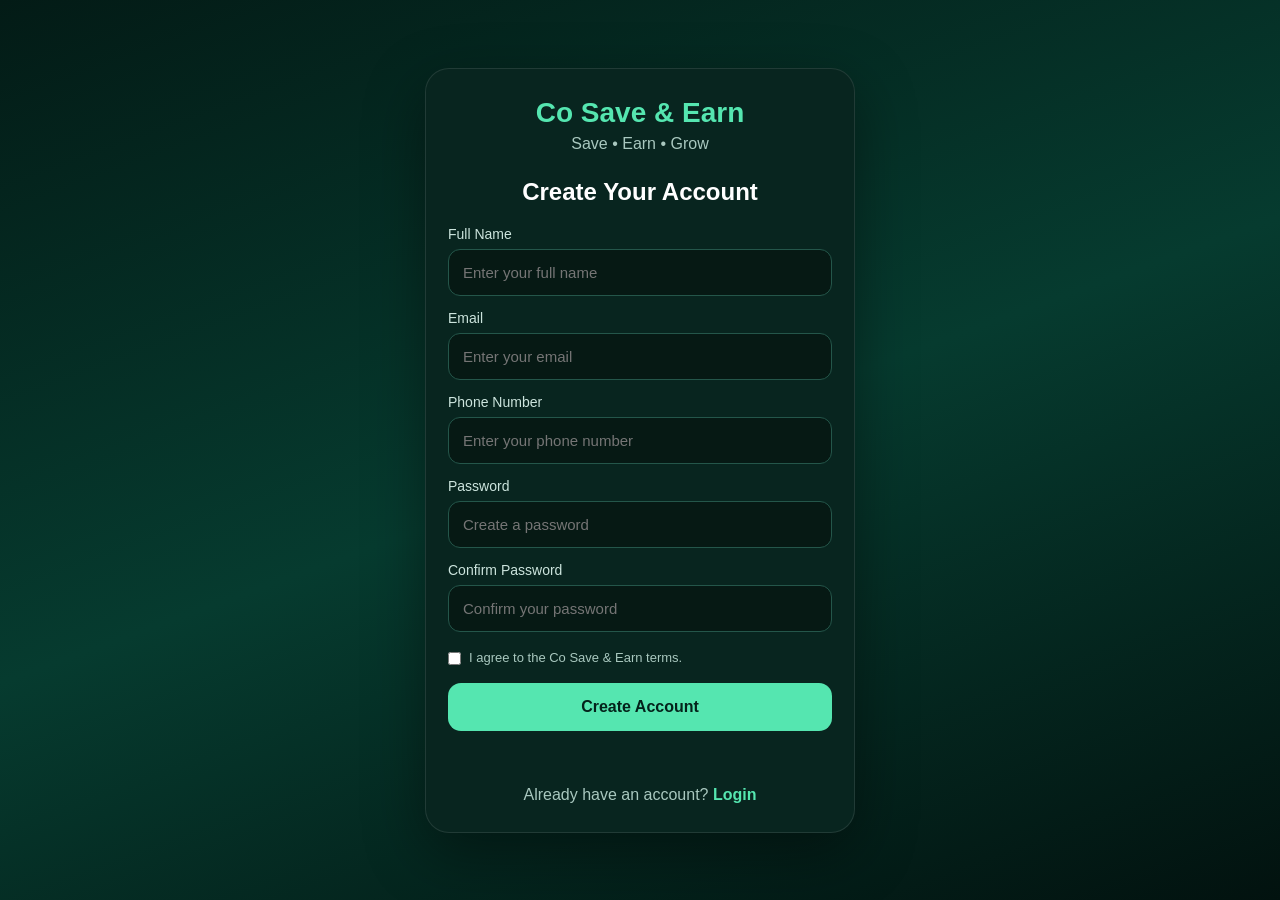
<file: register.html>
<!DOCTYPE html>
<html lang="en">
<head>
<meta charset="UTF-8">
<meta name="viewport" content="width=device-width, initial-scale=1.0">
<title>Register - Co Save & Earn</title>

<style>
*{
  box-sizing:border-box;
  margin:0;
  padding:0;
  font-family:Arial,sans-serif;
}

body{
  min-height:100vh;
  background:linear-gradient(160deg,#031b16,#063b2f,#02120f);
  color:white;
  display:flex;
  justify-content:center;
  align-items:center;
  padding:20px;
}

.container{
  width:100%;
  max-width:430px;
  background:#08251f;
  border:1px solid rgba(255,255,255,.1);
  border-radius:24px;
  padding:28px 22px;
  box-shadow:0 20px 60px rgba(0,0,0,.4);
}

.logo{
  text-align:center;
  font-size:28px;
  font-weight:bold;
  color:#55e6b0;
  margin-bottom:6px;
}

.subtitle{
  text-align:center;
  color:#a9c8bf;
  margin-bottom:25px;
}

h2{
  text-align:center;
  margin-bottom:20px;
}

label{
  display:block;
  margin:14px 0 7px;
  color:#cce4dd;
  font-size:14px;
}

input{
  width:100%;
  padding:14px;
  border-radius:12px;
  border:1px solid #24564a;
  background:#061914;
  color:white;
  outline:none;
  font-size:15px;
}

input:focus{
  border-color:#55e6b0;
}

.checkbox{
  display:flex;
  align-items:flex-start;
  gap:8px;
  margin:18px 0;
  color:#a9c8bf;
  font-size:13px;
}

.checkbox input{
  width:auto;
  margin-top:2px;
}

button{
  width:100%;
  border:none;
  padding:15px;
  border-radius:13px;
  background:#55e6b0;
  color:#04231b;
  font-weight:bold;
  font-size:16px;
  cursor:pointer;
}

button:active{
  transform:scale(.98);
}

.message{
  margin-top:15px;
  text-align:center;
  font-size:14px;
  min-height:20px;
}

.login{
  text-align:center;
  margin-top:20px;
  color:#a9c8bf;
}

.login a{
  color:#55e6b0;
  text-decoration:none;
  font-weight:bold;
}
</style>
</head>

<body>

<div class="container">

  <div class="logo">Co Save & Earn</div>
  <div class="subtitle">Save • Earn • Grow</div>

  <h2>Create Your Account</h2>

  <form id="registerForm">

    <label>Full Name</label>
    <input
      type="text"
      id="fullName"
      placeholder="Enter your full name"
      required
    >

    <label>Email</label>
    <input
      type="email"
      id="email"
      placeholder="Enter your email"
      required
    >

    <label>Phone Number</label>
    <input
      type="tel"
      id="phone"
      placeholder="Enter your phone number"
      required
    >

    <label>Password</label>
    <input
      type="password"
      id="password"
      placeholder="Create a password"
      minlength="6"
      required
    >

    <label>Confirm Password</label>
    <input
      type="password"
      id="confirmPassword"
      placeholder="Confirm your password"
      minlength="6"
      required
    >

    <div class="checkbox">
      <input type="checkbox" id="terms" required>
      <span>I agree to the Co Save & Earn terms.</span>
    </div>

    <button type="submit">Create Account</button>

    <div class="message" id="message"></div>

  </form>

  <div class="login">
    Already have an account?
    <a href="login.html">Login</a>
  </div>

</div>

<script>

const form = document.getElementById("registerForm");
const message = document.getElementById("message");

form.addEventListener("submit", function(e){

  e.preventDefault();

  const fullName =
    document.getElementById("fullName").value.trim();

  const email =
    document.getElementById("email").value.trim().toLowerCase();

  const phone =
    document.getElementById("phone").value.trim();

  const password =
    document.getElementById("password").value;

  const confirmPassword =
    document.getElementById("confirmPassword").value;

  if(password !== confirmPassword){

    message.style.color = "#ff7777";
    message.textContent = "Passwords do not match.";
    return;
  }

  if(password.length < 6){

    message.style.color = "#ff7777";
    message.textContent =
      "Password must contain at least 6 characters.";
    return;
  }

  /*
     Get existing accounts.
  */
  let accounts =
    JSON.parse(localStorage.getItem("coAccounts") || "[]");

  /*
     Prevent duplicate email.
  */
  const existing =
    accounts.find(account =>
      account.email === email
    );

  if(existing){

    message.style.color = "#ff7777";
    message.textContent =
      "An account with this email already exists.";
    return;
  }

  /*
     Create a completely unique user ID.
  */
  const userId =
    "USER-" +
    Date.now() +
    "-" +
    Math.random()
      .toString(36)
      .substring(2,8)
      .toUpperCase();

  /*
     Create referral code for this user.
  */
  const referralCode =
    "CO" +
    Math.random()
      .toString(36)
      .substring(2,8)
      .toUpperCase();

  /*
     Create the new account.
  */
  const newAccount = {

    id: userId,

    name: fullName,

    email: email,

    phone: phone,

    password: password,

    referralCode: referralCode,

    referredBy: null,

    balance: 0,

    totalDeposited: 0,

    totalWithdrawn: 0,

    referralCount: 0,

    referralRewards: 0,

    transactions: [],

    savings: [],

    createdAt: new Date().toISOString()
  };

  /*
     Check whether this person came
     through somebody's referral link.
  */
  const params =
    new URLSearchParams(window.location.search);

  const referral =
    params.get("ref");

  if(referral){

    const referrer =
      accounts.find(account =>
        account.referralCode === referral
      );

    if(referrer){

      newAccount.referredBy =
        referrer.referralCode;

      referrer.referralCount =
        Number(referrer.referralCount || 0) + 1;
    }
  }

  /*
     Save the updated accounts.
  */
  accounts.push(newAccount);

  localStorage.setItem(
    "coAccounts",
    JSON.stringify(accounts)
  );

  /*
     IMPORTANT:
     Store ONLY this person's ID
     as the current logged-in account.
  */
  localStorage.setItem(
    "coCurrentUserId",
    userId
  );

  /*
     Keep compatibility with the
     old dashboard.
  */
  localStorage.setItem(
    "coLoggedIn",
    "true"
  );

  message.style.color = "#55e6b0";
  message.textContent =
    "Account created successfully!";

  setTimeout(function(){

    window.location.href =
      "dashboard.html";

  }, 700);

});

</script>

</body>
</html>
</file>
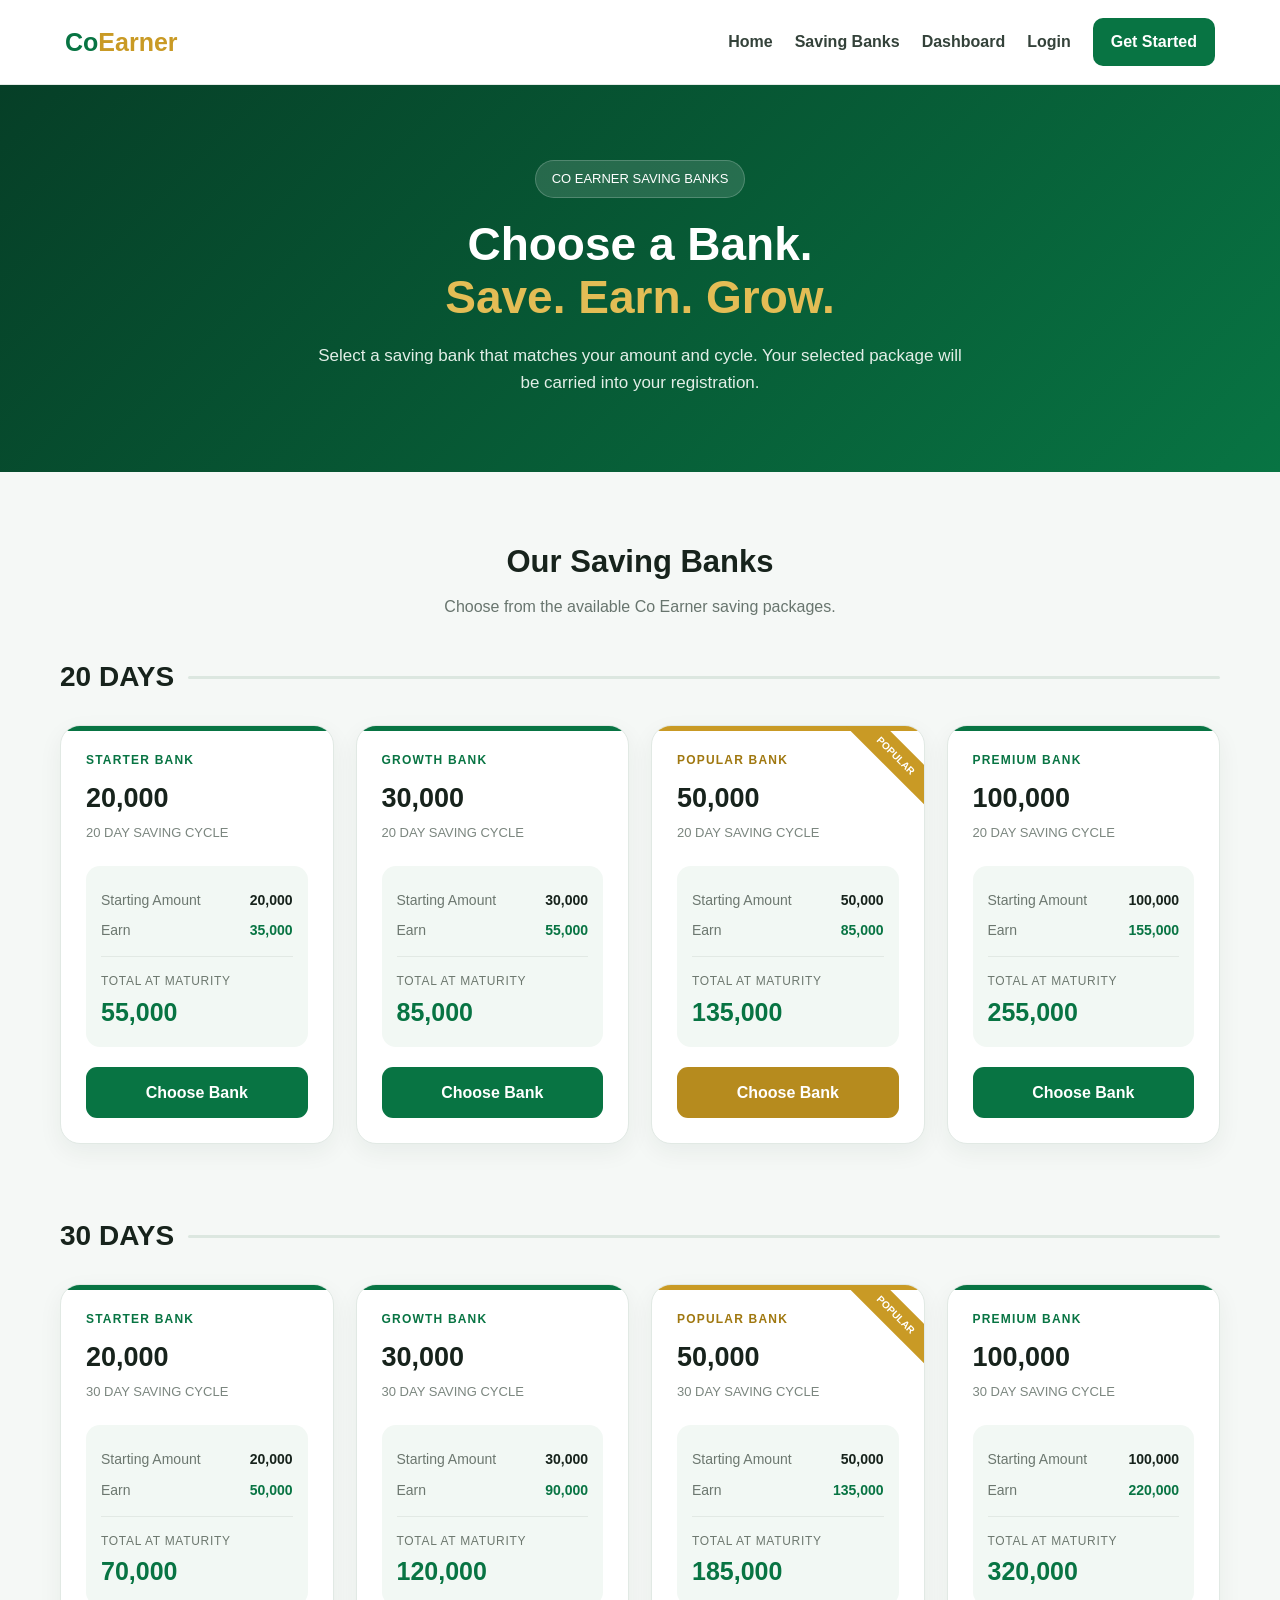
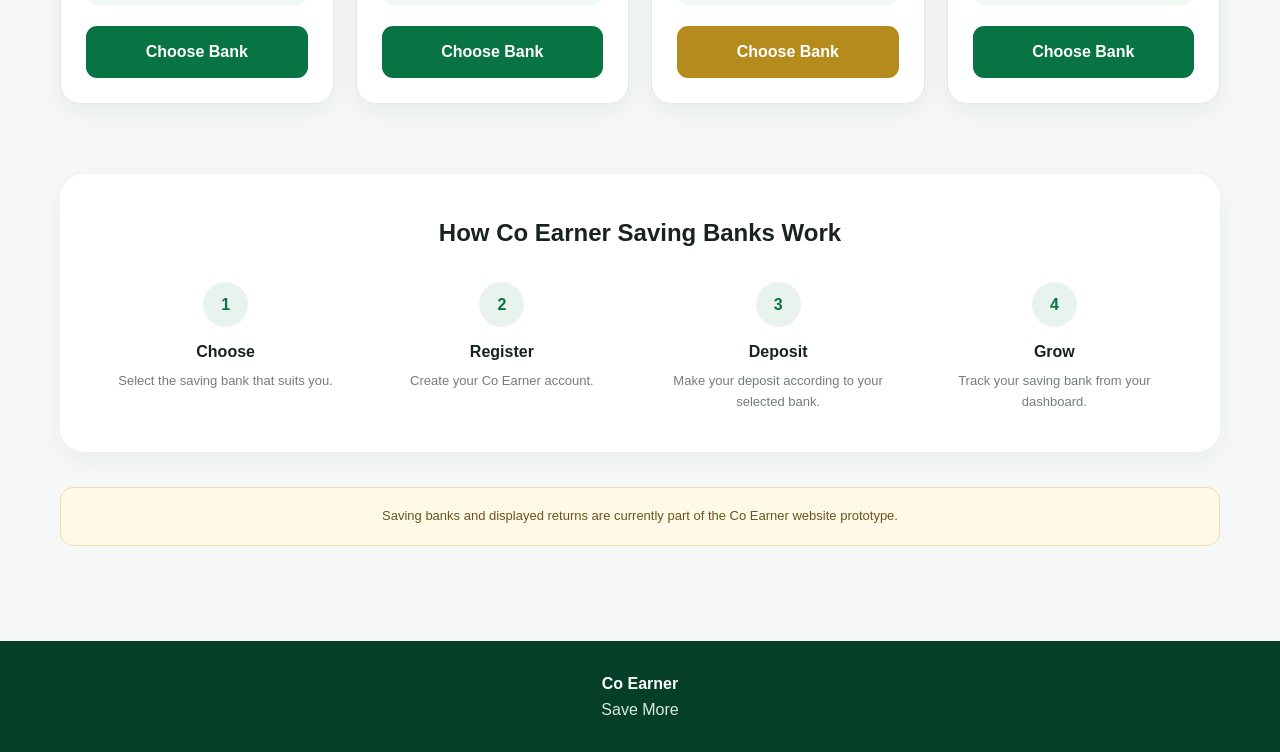
<file: saving-banks.html>
<!DOCTYPE html>
<html lang="en">
<head>
<meta charset="UTF-8">
<meta name="viewport" content="width=device-width, initial-scale=1.0">
<title>Saving Banks | Co Earner</title>

<style>
* {
    margin: 0;
    padding: 0;
    box-sizing: border-box;
}

body {
    font-family: Arial, sans-serif;
    background: #f5f8f6;
    color: #17231c;
    line-height: 1.6;
}

header {
    background: #ffffff;
    border-bottom: 1px solid #e5ebe7;
    position: sticky;
    top: 0;
    z-index: 100;
}

.navbar {
    max-width: 1200px;
    margin: auto;
    padding: 18px 25px;
    display: flex;
    align-items: center;
    justify-content: space-between;
}

.logo {
    font-size: 25px;
    font-weight: 800;
    color: #087443;
}

.logo span {
    color: #c99a25;
}

nav {
    display: flex;
    gap: 22px;
    align-items: center;
}

nav a {
    text-decoration: none;
    color: #34423a;
    font-weight: 600;
}

nav a:hover {
    color: #087443;
}

.get-started {
    background: #087443;
    color: white !important;
    padding: 11px 18px;
    border-radius: 10px;
}

/* HERO */

.hero {
    background: linear-gradient(135deg, #063f27, #087443);
    color: white;
    padding: 75px 20px;
    text-align: center;
}

.hero-content {
    max-width: 850px;
    margin: auto;
}

.hero-badge {
    display: inline-block;
    background: rgba(255,255,255,0.13);
    border: 1px solid rgba(255,255,255,0.2);
    padding: 8px 16px;
    border-radius: 30px;
    font-size: 13px;
    margin-bottom: 20px;
}

.hero h1 {
    font-size: 46px;
    line-height: 1.15;
    margin-bottom: 18px;
}

.hero h1 span {
    color: #e3bd55;
}

.hero p {
    max-width: 650px;
    margin: auto;
    color: #e2eee7;
    font-size: 17px;
}

/* MAIN */

.container {
    max-width: 1200px;
    margin: auto;
    padding: 65px 20px;
}

.section-heading {
    text-align: center;
    margin-bottom: 35px;
}

.section-heading h2 {
    font-size: 31px;
    margin-bottom: 8px;
}

.section-heading p {
    color: #68756e;
}

/* CYCLE */

.cycle-section {
    margin-bottom: 70px;
}

.cycle-title {
    display: flex;
    align-items: center;
    gap: 14px;
    margin-bottom: 25px;
}

.cycle-title h2 {
    font-size: 28px;
}

.cycle-line {
    height: 3px;
    flex: 1;
    background: #dce7e0;
    border-radius: 10px;
}

/* CARDS */

.bank-grid {
    display: grid;
    grid-template-columns: repeat(4, 1fr);
    gap: 22px;
}

.bank-card {
    background: white;
    border: 1px solid #e1e9e4;
    border-radius: 20px;
    padding: 25px;
    position: relative;
    overflow: hidden;
    box-shadow: 0 8px 25px rgba(17, 53, 36, 0.06);
    transition: 0.3s ease;
}

.bank-card:hover {
    transform: translateY(-7px);
    box-shadow: 0 18px 35px rgba(17, 53, 36, 0.13);
}

.bank-card::before {
    content: "";
    position: absolute;
    top: 0;
    left: 0;
    right: 0;
    height: 5px;
    background: #087443;
}

.bank-card.featured::before {
    background: #c99a25;
}

.bank-label {
    color: #087443;
    font-size: 12px;
    font-weight: 800;
    letter-spacing: 1.2px;
    text-transform: uppercase;
}

.bank-card.featured .bank-label {
    color: #a07810;
}

.bank-card h3 {
    font-size: 27px;
    margin: 7px 0 3px;
}

.duration {
    color: #7b867f;
    font-size: 13px;
    margin-bottom: 22px;
}

.amount-box {
    background: #f2f8f4;
    border-radius: 14px;
    padding: 15px;
    margin-bottom: 16px;
}

.amount-row {
    display: flex;
    justify-content: space-between;
    margin: 8px 0;
    font-size: 14px;
}

.amount-row span:first-child {
    color: #6c776f;
}

.amount-row strong {
    color: #17231c;
}

.earnings {
    color: #087443 !important;
}

.total-box {
    border-top: 1px solid #e2e9e4;
    padding-top: 15px;
    margin-top: 15px;
}

.total-label {
    font-size: 12px;
    color: #6d786f;
    text-transform: uppercase;
    letter-spacing: 0.7px;
}

.total {
    font-size: 25px;
    font-weight: 800;
    color: #087443;
}

.choose-btn {
    display: block;
    text-align: center;
    text-decoration: none;
    margin-top: 20px;
    background: #087443;
    color: white;
    padding: 13px;
    border-radius: 11px;
    font-weight: 700;
    transition: 0.2s;
}

.choose-btn:hover {
    background: #065d35;
}

.featured .choose-btn {
    background: #b68b1e;
}

.featured .choose-btn:hover {
    background: #947014;
}

.popular {
    position: absolute;
    top: 16px;
    right: -34px;
    background: #c99a25;
    color: white;
    font-size: 10px;
    font-weight: bold;
    padding: 6px 38px;
    transform: rotate(45deg);
}

/* INFO */

.info-section {
    background: #ffffff;
    border-radius: 24px;
    padding: 40px;
    margin-top: 20px;
    box-shadow: 0 8px 25px rgba(17, 53, 36, 0.05);
}

.info-section h2 {
    text-align: center;
    margin-bottom: 30px;
}

.steps {
    display: grid;
    grid-template-columns: repeat(4, 1fr);
    gap: 25px;
}

.step {
    text-align: center;
}

.step-number {
    width: 45px;
    height: 45px;
    background: #e7f3ec;
    color: #087443;
    border-radius: 50%;
    display: flex;
    align-items: center;
    justify-content: center;
    margin: 0 auto 12px;
    font-weight: 800;
}

.step h3 {
    font-size: 16px;
    margin-bottom: 6px;
}

.step p {
    color: #737e77;
    font-size: 13px;
}

/* NOTE */

.note {
    text-align: center;
    margin-top: 35px;
    padding: 18px;
    background: #fff9e8;
    border: 1px solid #f0dfaa;
    border-radius: 13px;
    color: #69551c;
    font-size: 13px;
}

/* FOOTER */

footer {
    background: #063f27;
    color: #dce9e1;
    text-align: center;
    padding: 30px 20px;
    margin-top: 30px;
}

footer strong {
    color: white;
}

/* MOBILE */

@media (max-width: 950px) {
    .bank-grid {
        grid-template-columns: repeat(2, 1fr);
    }

    .steps {
        grid-template-columns: repeat(2, 1fr);
    }

    nav {
        gap: 10px;
    }
}

@media (max-width: 650px) {
    .navbar {
        flex-direction: column;
        gap: 15px;
    }

    nav {
        flex-wrap: wrap;
        justify-content: center;
    }

    .hero h1 {
        font-size: 34px;
    }

    .bank-grid {
        grid-template-columns: 1fr;
    }

    .steps {
        grid-template-columns: 1fr;
    }

    .cycle-line {
        display: none;
    }

    .cycle-title {
        justify-content: center;
    }

    .info-section {
        padding: 25px;
    }
}
</style>
</head>

<body>

<header>
    <div class="navbar">
        <div class="logo">Co<span>Earner</span></div>

        <nav>
            <a href="index.html">Home</a>
            <a href="saving-banks.html">Saving Banks</a>
            <a href="dashboard.html">Dashboard</a>
            <a href="login.html">Login</a>
            <a href="register.html" class="get-started">Get Started</a>
        </nav>
    </div>
</header>

<section class="hero">
    <div class="hero-content">

        <div class="hero-badge">
            CO EARNER SAVING BANKS
        </div>

        <h1>
            Choose a Bank.<br>
            <span>Save. Earn. Grow.</span>
        </h1>

        <p>
            Select a saving bank that matches your amount and cycle.
            Your selected package will be carried into your registration.
        </p>

    </div>
</section>

<main class="container">

    <div class="section-heading">
        <h2>Our Saving Banks</h2>
        <p>Choose from the available Co Earner saving packages.</p>
    </div>


    <!-- 20 DAYS -->

    <section class="cycle-section">

        <div class="cycle-title">
            <h2>20 DAYS</h2>
            <div class="cycle-line"></div>
        </div>

        <div class="bank-grid">

            <!-- 20,000 -->

            <div class="bank-card">

                <div class="bank-label">Starter Bank</div>

                <h3>20,000</h3>

                <div class="duration">
                    20 DAY SAVING CYCLE
                </div>

                <div class="amount-box">

                    <div class="amount-row">
                        <span>Starting Amount</span>
                        <strong>20,000</strong>
                    </div>

                    <div class="amount-row">
                        <span>Earn</span>
                        <strong class="earnings">35,000</strong>
                    </div>

                    <div class="total-box">
                        <div class="total-label">Total at Maturity</div>
                        <div class="total">55,000</div>
                    </div>

                </div>

                <a href="register.html?bank=20000-20days"
                   class="choose-btn">
                    Choose Bank
                </a>

            </div>


            <!-- 30,000 -->

            <div class="bank-card">

                <div class="bank-label">Growth Bank</div>

                <h3>30,000</h3>

                <div class="duration">
                    20 DAY SAVING CYCLE
                </div>

                <div class="amount-box">

                    <div class="amount-row">
                        <span>Starting Amount</span>
                        <strong>30,000</strong>
                    </div>

                    <div class="amount-row">
                        <span>Earn</span>
                        <strong class="earnings">55,000</strong>
                    </div>

                    <div class="total-box">
                        <div class="total-label">Total at Maturity</div>
                        <div class="total">85,000</div>
                    </div>

                </div>

                <a href="register.html?bank=30000-20days"
                   class="choose-btn">
                    Choose Bank
                </a>

            </div>


            <!-- 50,000 -->

            <div class="bank-card featured">

                <div class="popular">POPULAR</div>

                <div class="bank-label">Popular Bank</div>

                <h3>50,000</h3>

                <div class="duration">
                    20 DAY SAVING CYCLE
                </div>

                <div class="amount-box">

                    <div class="amount-row">
                        <span>Starting Amount</span>
                        <strong>50,000</strong>
                    </div>

                    <div class="amount-row">
                        <span>Earn</span>
                        <strong class="earnings">85,000</strong>
                    </div>

                    <div class="total-box">
                        <div class="total-label">Total at Maturity</div>
                        <div class="total">135,000</div>
                    </div>

                </div>

                <a href="register.html?bank=50000-20days"
                   class="choose-btn">
                    Choose Bank
                </a>

            </div>


            <!-- 100,000 -->

            <div class="bank-card">

                <div class="bank-label">Premium Bank</div>

                <h3>100,000</h3>

                <div class="duration">
                    20 DAY SAVING CYCLE
                </div>

                <div class="amount-box">

                    <div class="amount-row">
                        <span>Starting Amount</span>
                        <strong>100,000</strong>
                    </div>

                    <div class="amount-row">
                        <span>Earn</span>
                        <strong class="earnings">155,000</strong>
                    </div>

                    <div class="total-box">
                        <div class="total-label">Total at Maturity</div>
                        <div class="total">255,000</div>
                    </div>

                </div>

                <a href="register.html?bank=100000-20days"
                   class="choose-btn">
                    Choose Bank
                </a>

            </div>

        </div>

    </section>


    <!-- 30 DAYS -->

    <section class="cycle-section">

        <div class="cycle-title">
            <h2>30 DAYS</h2>
            <div class="cycle-line"></div>
        </div>

        <div class="bank-grid">

            <!-- 20,000 -->

            <div class="bank-card">

                <div class="bank-label">Starter Bank</div>

                <h3>20,000</h3>

                <div class="duration">
                    30 DAY SAVING CYCLE
                </div>

                <div class="amount-box">

                    <div class="amount-row">
                        <span>Starting Amount</span>
                        <strong>20,000</strong>
                    </div>

                    <div class="amount-row">
                        <span>Earn</span>
                        <strong class="earnings">50,000</strong>
                    </div>

                    <div class="total-box">
                        <div class="total-label">Total at Maturity</div>
                        <div class="total">70,000</div>
                    </div>

                </div>

                <a href="register.html?bank=20000-30days"
                   class="choose-btn">
                    Choose Bank
                </a>

            </div>


            <!-- 30,000 -->

            <div class="bank-card">

                <div class="bank-label">Growth Bank</div>

                <h3>30,000</h3>

                <div class="duration">
                    30 DAY SAVING CYCLE
                </div>

                <div class="amount-box">

                    <div class="amount-row">
                        <span>Starting Amount</span>
                        <strong>30,000</strong>
                    </div>

                    <div class="amount-row">
                        <span>Earn</span>
                        <strong class="earnings">90,000</strong>
                    </div>

                    <div class="total-box">
                        <div class="total-label">Total at Maturity</div>
                        <div class="total">120,000</div>
                    </div>

                </div>

                <a href="register.html?bank=30000-30days"
                   class="choose-btn">
                    Choose Bank
                </a>

            </div>


            <!-- 50,000 -->

            <div class="bank-card featured">

                <div class="popular">POPULAR</div>

                <div class="bank-label">Popular Bank</div>

                <h3>50,000</h3>

                <div class="duration">
                    30 DAY SAVING CYCLE
                </div>

                <div class="amount-box">

                    <div class="amount-row">
                        <span>Starting Amount</span>
                        <strong>50,000</strong>
                    </div>

                    <div class="amount-row">
                        <span>Earn</span>
                        <strong class="earnings">135,000</strong>
                    </div>

                    <div class="total-box">
                        <div class="total-label">Total at Maturity</div>
                        <div class="total">185,000</div>
                    </div>

                </div>

                <a href="register.html?bank=50000-30days"
                   class="choose-btn">
                    Choose Bank
                </a>

            </div>


            <!-- 100,000 -->

            <div class="bank-card">

                <div class="bank-label">Premium Bank</div>

                <h3>100,000</h3>

                <div class="duration">
                    30 DAY SAVING CYCLE
                </div>

                <div class="amount-box">

                    <div class="amount-row">
                        <span>Starting Amount</span>
                        <strong>100,000</strong>
                    </div>

                    <div class="amount-row">
                        <span>Earn</span>
                        <strong class="earnings">220,000</strong>
                    </div>

                    <div class="total-box">
                        <div class="total-label">Total at Maturity</div>
                        <div class="total">320,000</div>
                    </div>

                </div>

                <a href="register.html?bank=100000-30days"
                   class="choose-btn">
                    Choose Bank
                </a>

            </div>

        </div>

    </section>


    <!-- PROCESS -->

    <section class="info-section">

        <h2>How Co Earner Saving Banks Work</h2>

        <div class="steps">

            <div class="step">
                <div class="step-number">1</div>
                <h3>Choose</h3>
                <p>Select the saving bank that suits you.</p>
            </div>

            <div class="step">
                <div class="step-number">2</div>
                <h3>Register</h3>
                <p>Create your Co Earner account.</p>
            </div>

            <div class="step">
                <div class="step-number">3</div>
                <h3>Deposit</h3>
                <p>Make your deposit according to your selected bank.</p>
            </div>

            <div class="step">
                <div class="step-number">4</div>
                <h3>Grow</h3>
                <p>Track your saving bank from your dashboard.</p>
            </div>

        </div>

    </section>


    <div class="note">
        Saving banks and displayed returns are currently part of the Co Earner website prototype.
    </div>

</main>


<footer>
    <strong>Co Earner</strong><br>
    Save More
<!-- ==========================================
     CO EARNER SAVING BANK DETAILS
     PASTE AT THE VERY END OF saving-banks.html
========================================== -->

<style>

.co-bank-popup {
    display: none;
    position: fixed;
    inset: 0;
    z-index: 99999;
    background: rgba(0,0,0,.65);
    align-items: center;
    justify-content: center;
    padding: 20px;
}

.co-bank-popup-box {
    width: 100%;
    max-width: 430px;
    background: white;
    border-radius: 26px;
    padding: 28px;
    text-align: center;
    box-shadow: 0 20px 60px rgba(0,0,0,.25);
}

.co-bank-popup-box h2 {
    margin: 0 0 8px;
    color: #075b35;
}

.co-bank-popup-box p {
    color: #68756d;
    margin: 8px 0;
}

.co-bank-popup-value {
    font-size: 30px;
    font-weight: 900;
    color: #087443;
    margin: 18px 0;
}

.co-bank-popup-button {
    width: 100%;
    border: none;
    border-radius: 14px;
    padding: 15px;
    margin-top: 10px;
    font-weight: bold;
    font-size: 15px;
    cursor: pointer;
}

.co-bank-join {
    background: #087443;
    color: white;
}

.co-bank-close {
    background: #edf2ee;
    color: #26352d;
}

</style>


<!-- POPUP -->

<div id="coBankPopup" class="co-bank-popup">

    <div class="co-bank-popup-box">

        <h2 id="coPopupTitle">
            Saving Bank
        </h2>

        <p id="coPopupDays"></p>

        <div class="co-bank-popup-value"
             id="coPopupAmount">
            0
        </div>

        <p id="coPopupEarning"></p>

        <p id="coPopupTotal"></p>


        <button
            class="co-bank-popup-button co-bank-join"
            id="coPopupJoin">
            Join This Saving Bank
        </button>


        <button
            class="co-bank-popup-button co-bank-close"
            onclick="closeCoBankPopup()">
            Close
        </button>

    </div>

</div>


<script>

const coBankDetails = {

    "20000-20days": {
        title: "20,000 Saving Bank",
        days: "20 Days",
        amount: "20,000",
        earning: "35,000",
        total: "55,000"
    },

    "30000-20days": {
        title: "30,000 Saving Bank",
        days: "20 Days",
        amount: "30,000",
        earning: "55,000",
        total: "85,000"
    },

    "50000-20days": {
        title: "50,000 Saving Bank",
        days: "20 Days",
        amount: "50,000",
        earning: "85,000",
        total: "135,000"
    },

    "100000-20days": {
        title: "100,000 Saving Bank",
        days: "20 Days",
        amount: "100,000",
        earning: "155,000",
        total: "255,000"
    },

    "20000-30days": {
        title: "20,000 Saving Bank",
        days: "30 Days",
        amount: "20,000",
        earning: "50,000",
        total: "70,000"
    },

    "30000-30days": {
        title: "30,000 Saving Bank",
        days: "30 Days",
        amount: "30,000",
        earning: "90,000",
        total: "120,000"
    },

    "50000-30days": {
        title: "50,000 Saving Bank",
        days: "30 Days",
        amount: "50,000",
        earning: "135,000",
        total: "185,000"
    },

    "100000-30days": {
        title: "100,000 Saving Bank",
        days: "30 Days",
        amount: "100,000",
        earning: "220,000",
        total: "320,000"
    }

};


/* OPEN BANK DETAILS */

function openCoBankDetails(bank) {

    const data = coBankDetails[bank];

    if (!data) return;

    document.getElementById("coPopupTitle").textContent =
        data.title;

    document.getElementById("coPopupDays").textContent =
        data.days;

    document.getElementById("coPopupAmount").textContent =
        data.amount;

    document.getElementById("coPopupEarning").textContent =
        "Earnings: " + data.earning;

    document.getElementById("coPopupTotal").textContent =
        "Total after completion: " + data.total;


    document.getElementById("coPopupJoin").onclick =
        function() {
            window.location.href =
                "register.html?bank=" + bank;
        };


    document.getElementById("coBankPopup").style.display =
        "flex";

}


/* CLOSE */

function closeCoBankPopup() {

    document.getElementById("coBankPopup").style.display =
        "none";

}


/* INTERCEPT EXISTING BANK LINKS */

document.addEventListener("DOMContentLoaded", function() {

    document.querySelectorAll(
        'a[href*="register.html?bank="]'
    ).forEach(function(link) {

        const url =
            new URL(link.href, window.location.href);

        const bank =
            url.searchParams.get("bank");

        if (!bank) return;

        link.addEventListener("click", function(event) {

            event.preventDefault();

            openCoBankDetails(bank);

        });

    });

});

    </script>
<!-- ==========================================
     CO EARNER SAVING BANK BALANCE CHECK
     PASTE AT THE VERY END OF saving-banks.html
========================================== -->

<script>

document.addEventListener("DOMContentLoaded", function () {

    /* SAVING BANK REQUIRED AMOUNTS */

    const bankAmounts = {

        "20000-20days": 20000,
        "30000-20days": 30000,
        "50000-20days": 50000,
        "100000-20days": 100000,

        "20000-30days": 20000,
        "30000-30days": 30000,
        "50000-30days": 50000,
        "100000-30days": 100000

    };


    /* CHANGE JOIN BUTTON BEHAVIOUR */

    const joinButton =
        document.getElementById("coPopupJoin");


    if (!joinButton) return;


    joinButton.onclick = function () {

        const bank =
            window.coSelectedBankForJoin;


        if (!bank || !bankAmounts[bank]) {
            alert("Please choose a saving bank.");
            return;
        }


        /* ACCOUNT BALANCE */

        const deposited =
            Number(localStorage.getItem("coTotalDeposited") || 0);

        const earned =
            Number(localStorage.getItem("coDailyEarned") || 0);

        const withdrawn =
            Number(localStorage.getItem("coTotalWithdrawn") || 0);


        const balance =
            deposited + earned - withdrawn;


        const required =
            bankAmounts[bank];


        /* NOT ENOUGH MONEY */

        if (balance < required) {

            alert(
                "Insufficient balance.\n\n" +
                "Required: " +
                required.toLocaleString() +
                "\nYour available balance: " +
                balance.toLocaleString()
            );

            return;
        }


        /* ENOUGH MONEY */

        localStorage.setItem(
            "coSelectedBank",
            bank
        );

        localStorage.setItem(
            "coBankActive",
            "true"
        );

        localStorage.setItem(
            "coBankAmount",
            required
        );


        alert(
            "Saving Bank activated successfully!\n\n" +
            "Amount used: " +
            required.toLocaleString()
        );


        /* CLOSE POPUP */

        const popup =
            document.getElementById("coBankPopup");

        if (popup) {
            popup.style.display = "none";
        }

    };


    /*
       REMEMBER WHICH BANK
       THE USER IS VIEWING
    */

    const originalOpen =
        window.openCoBankDetails;


    if (typeof originalOpen === "function") {

        window.openCoBankDetails =
            function (bank) {

                window.coSelectedBankForJoin =
                    bank;

                originalOpen(bank);

            };

    }

});

</script>
<script>
document.addEventListener("DOMContentLoaded", function () {

    const dailyEarnings = {
        "20000-20days": 1750,
        "30000-20days": 2750,
        "50000-20days": 4250,
        "100000-20days": 7750,

        "20000-30days": 1667,
        "30000-30days": 3000,
        "50000-30days": 4500,
        "100000-30days": 7333
    };

    const bank = localStorage.getItem("coSelectedBank");
    const active = localStorage.getItem("coBankActive");

    if (active === "true" && bank && dailyEarnings[bank]) {
        localStorage.setItem(
            "coDailyEarned",
            dailyEarnings[bank]
        );
    }

});
</script>
<script>
document.addEventListener("DOMContentLoaded", function () {

    const joinButton = document.getElementById("coPopupJoin");

    if (!joinButton) return;

    joinButton.addEventListener("click", function () {

        const bank = localStorage.getItem("coSelectedBank");

        if (!bank) return;

        const active = localStorage.getItem("coBankActive");

        if (active === "true") {
            return;
        }

        localStorage.setItem(
            "coBankStartDate",
            new Date().toISOString()
        );

        localStorage.setItem(
            "coBankCompleted",
            "false"
        );

    });

});
</script>
<script>
document.addEventListener("DOMContentLoaded", function () {

    const joinButton = document.getElementById("coPopupJoin");

    if (!joinButton) return;

    const oldJoin = joinButton.onclick;

    joinButton.onclick = function () {

        if (typeof oldJoin === "function") {
            oldJoin.call(this);
        }

        const active = localStorage.getItem("coBankActive");
        const startDate = localStorage.getItem("coBankStartDate");

        if (active === "true" && !startDate) {

            localStorage.setItem(
                "coBankStartDate",
                new Date().toISOString()
            );

            localStorage.setItem(
                "coBankCompleted",
                "false"
            );
        }
    };

});
</script>
<script>
document.addEventListener("DOMContentLoaded", function () {

    const bankAmounts = {
        "20000-20days": 20000,
        "30000-20days": 30000,
        "50000-20days": 50000,
        "100000-20days": 100000,

        "20000-30days": 20000,
        "30000-30days": 30000,
        "50000-30days": 50000,
        "100000-30days": 100000
    };

    /*
     * Stop old Saving Bank links from opening
     * Register or Login.
     */
    document.querySelectorAll('a[href*="register.html"], a[href*="login.html"]')
        .forEach(function (link) {

            const href = link.getAttribute("href") || "";
            const match = href.match(/bank=([^&]+)/);

            if (!match) return;

            const bank = decodeURIComponent(match[1]);

            link.addEventListener("click", function (event) {

                event.preventDefault();
                event.stopImmediatePropagation();

                window.coSelectedBankForJoin = bank;

                if (typeof window.openCoBankDetails === "function") {
                    window.openCoBankDetails(bank);
                }

            }, true);
        });


    /*
     * When the user chooses "Get/Join This Saving Bank",
     * check their available balance.
     */
    const joinButton = document.getElementById("coPopupJoin");

    if (!joinButton) return;

    joinButton.onclick = function () {

        const bank = window.coSelectedBankForJoin;

        if (!bank || !bankAmounts[bank]) {
            alert("Please choose a Saving Bank.");
            return;
        }

        const deposited = Number(
            localStorage.getItem("coTotalDeposited") || 0
        );

        const earned = Number(
            localStorage.getItem("coTotalEarned") || 0
        );

        const withdrawn = Number(
            localStorage.getItem("coTotalWithdrawn") || 0
        );

        const balance =
            deposited + earned - withdrawn;

        const required = bankAmounts[bank];

        if (balance < required) {

            alert(
                "Insufficient balance.\n\n" +
                "Required: " +
                required.toLocaleString() +
                "\nAvailable: " +
                balance.toLocaleString() +
                "\n\nPlease deposit more money before getting this Saving Bank."
            );

            return;
        }

        /*
         * Activate the selected Saving Bank.
         */
        localStorage.setItem(
            "coSelectedBank",
            bank
        );

        localStorage.setItem(
            "coBankActive",
            "true"
        );

        localStorage.setItem(
            "coBankAmount",
            required
        );

        localStorage.setItem(
            "coBankStartDate",
            new Date().toISOString()
        );

        localStorage.setItem(
            "coBankCompleted",
            "false"
        );

        alert(
            "Saving Bank activated successfully!\n\n" +
            "Amount: " +
            required.toLocaleString()
        );

        const popup =
            document.getElementById("coBankPopup");

        if (popup) {
            popup.style.display = "none";
        }
    };

});
</script>
<script>
document.addEventListener("DOMContentLoaded", function () {

    let startX = 0;
    let startY = 0;

    document.addEventListener("touchstart", function (e) {
        startX = e.touches[0].clientX;
        startY = e.touches[0].clientY;
    }, { passive: true });

    document.addEventListener("touchend", function (e) {

        const endX = e.changedTouches[0].clientX;
        const endY = e.changedTouches[0].clientY;

        const distanceX = endX - startX;
        const distanceY = endY - startY;

        /*
         * Only respond to a horizontal swipe.
         * This prevents normal scrolling from opening Saving Banks.
         */
        if (
            distanceX > 100 &&
            Math.abs(distanceX) > Math.abs(distanceY)
        ) {
            window.location.href = "saving-banks.html";
        }

    }, { passive: true });

});
</script>
<script>

/* =================================
   CO SAVE & EARN - SAVING BANKS
   ================================= */

function goToDeposit() {
  window.location.href = "deposit.html";
}

function goToWithdraw() {
  window.location.href = "withdraw.html";
}

function goToSummary() {
  window.location.href = "money-summary.html";
}

function goBackDashboard() {
  window.location.href = "dashboard.html";
}


/* =================================
   BANK SELECTION
   ================================= */

function selectBank(bankName) {

  localStorage.setItem("selectedBank", bankName);

  window.location.href = "deposit.html";

}


/* =================================
   SHOW SELECTED BANK
   ================================= */

window.addEventListener("DOMContentLoaded", function() {

  const selectedBank =
    localStorage.getItem("selectedBank");

  const bankNameElements =
    document.querySelectorAll(".selected-bank-name");

  if (selectedBank && bankNameElements.length > 0) {

    bankNameElements.forEach(function(element) {
      element.textContent = selectedBank;
    });

  }

});


/* =================================
   SWIPE BANKS LEFT AND RIGHT
   ================================= */

const bankContainer =
  document.querySelector(".banks-wrapper");

if (bankContainer) {

  let startX = 0;

  bankContainer.addEventListener(
    "touchstart",
    function(event) {

      startX = event.touches[0].clientX;

    }
  );

  bankContainer.addEventListener(
    "touchend",
    function(event) {

      const endX =
        event.changedTouches[0].clientX;

      const difference =
        startX - endX;

      if (difference > 50) {

        bankContainer.scrollBy({
          left: 260,
          behavior: "smooth"
        });

      }

      if (difference < -50) {

        bankContainer.scrollBy({
          left: -260,
          behavior: "smooth"
        });

      }

    }
  );

}

</script>
<script>

/* =========================================
   CO SAVE & EARN — DEPOSIT SYSTEM
   ========================================= */

(function () {

  /* Get saved balance */
  let balance = Number(localStorage.getItem("coBalance")) || 0;

  /* Find the deposit form */
  const form = document.querySelector("form");

  if (!form) {
    return;
  }

  form.addEventListener("submit", function (event) {

    event.preventDefault();

    /* Find the amount entered by the user */
    const amountInput =
      form.querySelector(
        'input[type="number"], input[name="amount"], input[id="amount"]'
      );

    if (!amountInput) {
      alert("Please enter an amount.");
      return;
    }

    const amount = Number(amountInput.value);

    /* Check amount */
    if (!amount || amount <= 0) {
      alert("Please enter a valid amount.");
      return;
    }

    /* Get selected bank */
    const selectedBank =
      localStorage.getItem("selectedBank") || "Saving Bank";

    /* Update balance */
    balance += amount;

    localStorage.setItem(
      "coBalance",
      balance
    );

    /* Get existing transactions */
    let transactions =
      JSON.parse(
        localStorage.getItem("coTransactions") || "[]"
      );

    /* Add new transaction */
    transactions.unshift({
      type: "Deposit",
      bank: selectedBank,
      amount: amount,
      date: new Date().toLocaleString()
    });

    /* Save transactions */
    localStorage.setItem(
      "coTransactions",
      JSON.stringify(transactions)
    );

    /* Confirmation */
    alert(
      "UGX " +
      amount.toLocaleString() +
      " has been added to your " +
      selectedBank +
      "."
    );

    /* Go back to dashboard */
    window.location.href = "dashboard.html";

  });

})();

</script>
</file>
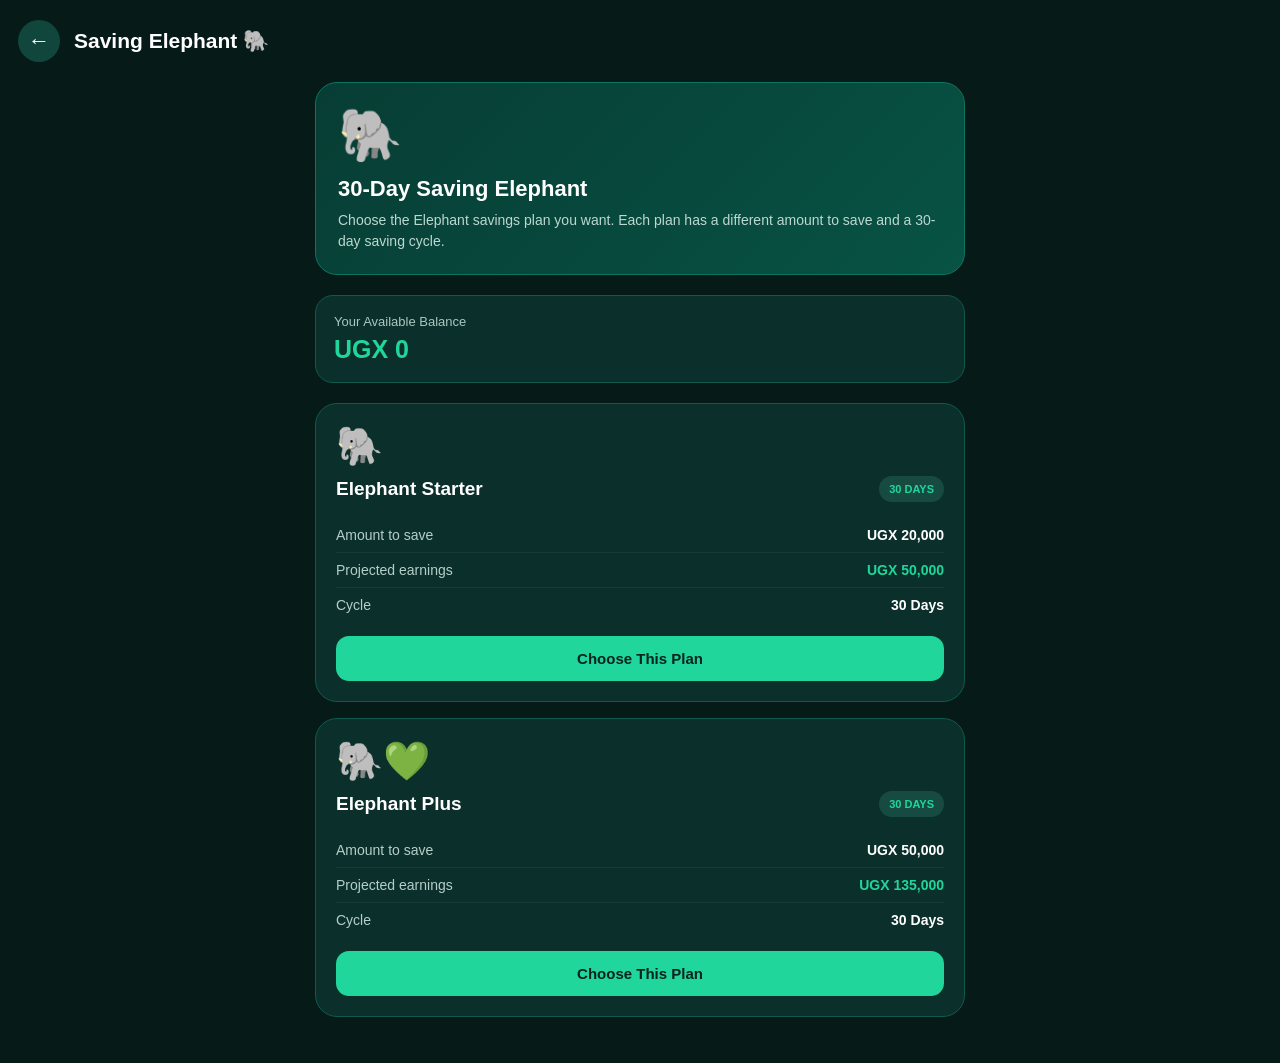
<file: saving-elephant.html>
<!DOCTYPE html>
<html lang="en">
<head>
<meta charset="UTF-8">
<meta name="viewport" content="width=device-width, initial-scale=1.0">

<title>Saving Elephant - Co Save & Earn</title>

<style>
*{
    box-sizing:border-box;
    margin:0;
    padding:0;
    font-family:Arial,sans-serif;
}

body{
    background:#061b18;
    color:white;
    min-height:100vh;
    padding-bottom:30px;
}

.header{
    display:flex;
    align-items:center;
    gap:14px;
    padding:20px 18px;
}

.back{
    width:42px;
    height:42px;
    border:none;
    border-radius:50%;
    background:#10463c;
    color:white;
    font-size:22px;
}

.header h1{
    font-size:21px;
}

.container{
    width:92%;
    max-width:650px;
    margin:auto;
}

.intro{
    background:linear-gradient(135deg,#073d34,#075344);
    border:1px solid #0b7561;
    border-radius:22px;
    padding:22px;
    margin-bottom:20px;
}

.elephant{
    font-size:52px;
    margin-bottom:10px;
}

.intro h2{
    font-size:22px;
    margin-bottom:8px;
}

.intro p{
    color:#bdd7d1;
    font-size:14px;
    line-height:1.5;
}

/* BALANCE */

.balance{
    background:#0b302c;
    border:1px solid #10594d;
    border-radius:18px;
    padding:18px;
    margin-bottom:20px;
}

.balance-title{
    color:#a9c7c0;
    font-size:13px;
    margin-bottom:6px;
}

.balance-amount{
    font-size:25px;
    font-weight:bold;
    color:#20d69b;
}

/* PLANS */

.plan{
    background:#0b302c;
    border:1px solid #10594d;
    border-radius:22px;
    padding:20px;
    margin-bottom:16px;
}

.plan-icon{
    font-size:38px;
    margin-bottom:8px;
}

.plan-top{
    display:flex;
    justify-content:space-between;
    align-items:center;
    margin-bottom:16px;
}

.plan h3{
    font-size:19px;
}

.days{
    background:#174b42;
    color:#20d69b;
    padding:7px 10px;
    border-radius:20px;
    font-size:11px;
    font-weight:bold;
}

.row{
    display:flex;
    justify-content:space-between;
    padding:9px 0;
    color:#b5cec8;
    font-size:14px;
    border-bottom:1px solid rgba(255,255,255,0.05);
}

.row:last-of-type{
    border-bottom:none;
}

.row strong{
    color:white;
}

.earn{
    color:#20d69b !important;
}

.select{
    width:100%;
    border:none;
    border-radius:13px;
    padding:14px;
    margin-top:14px;
    background:#20d69b;
    color:#06231d;
    font-size:15px;
    font-weight:bold;
    cursor:pointer;
}

.select:active{
    transform:scale(.98);
}

/* MESSAGE */

.message{
    display:none;
    background:#321d14;
    border:1px solid #9a623c;
    border-radius:18px;
    padding:18px;
    margin-top:5px;
    margin-bottom:20px;
}

.message h3{
    margin-bottom:8px;
}

.message p{
    color:#d9c5b8;
    font-size:14px;
    line-height:1.5;
}

.deposit{
    display:block;
    text-align:center;
    text-decoration:none;
    background:#20d69b;
    color:#06231d;
    border-radius:12px;
    padding:13px;
    margin-top:14px;
    font-weight:bold;
}

/* SUCCESS */

.success{
    display:none;
    background:#083c30;
    border:1px solid #20d69b;
    border-radius:18px;
    padding:18px;
    margin-bottom:20px;
}

.success h3{
    color:#20d69b;
    margin-bottom:8px;
}

.success p{
    color:#c4ddd7;
    font-size:14px;
    line-height:1.5;
}

.go-dashboard{
    display:block;
    text-align:center;
    text-decoration:none;
    background:#20d69b;
    color:#06231d;
    border-radius:12px;
    padding:13px;
    margin-top:14px;
    font-weight:bold;
}
</style>
</head>

<body>

<header class="header">

<button class="back" onclick="history.back()">←</button>

<h1>Saving Elephant 🐘</h1>

</header>


<main class="container">

<div class="intro">

<div class="elephant">🐘</div>

<h2>30-Day Saving Elephant</h2>

<p>
Choose the Elephant savings plan you want.
Each plan has a different amount to save and a
30-day saving cycle.
</p>

</div>


<!-- AVAILABLE BALANCE -->

<div class="balance">

<div class="balance-title">
Your Available Balance
</div>

<div class="balance-amount" id="balance">
UGX 0
</div>

</div>


<!-- SUCCESS MESSAGE -->

<div class="success" id="success">

<h3>✓ Plan Selected Successfully</h3>

<p id="successText"></p>

<a class="go-dashboard" href="dashboard.html">
Go to Dashboard
</a>

</div>


<!-- INSUFFICIENT BALANCE -->

<div class="message" id="message">

<h3>⚠️ Insufficient Balance</h3>

<p id="messageText"></p>

<a class="deposit" href="deposit.html">
Deposit More Money
</a>

</div>


<!-- PLAN 1 -->

<div class="plan">

<div class="plan-icon">
🐘
</div>

<div class="plan-top">

<h3>Elephant Starter</h3>

<span class="days">
30 DAYS
</span>

</div>

<div class="row">
<span>Amount to save</span>
<strong>UGX 20,000</strong>
</div>

<div class="row">
<span>Projected earnings</span>
<strong class="earn">UGX 50,000</strong>
</div>

<div class="row">
<span>Cycle</span>
<strong>30 Days</strong>
</div>

<button
class="select"
onclick="choosePlan(20000,50000,'Elephant Starter')">

Choose This Plan

</button>

</div>


<!-- PLAN 2 -->

<div class="plan">

<div class="plan-icon">
🐘💚
</div>

<div class="plan-top">

<h3>Elephant Plus</h3>

<span class="days">
30 DAYS
</span>

</div>

<div class="row">
<span>Amount to save</span>
<strong>UGX 50,000</strong>
</div>

<div class="row">
<span>Projected earnings</span>
<strong class="earn">UGX 135,000</strong>
</div>

<div class="row">
<span>Cycle</span>
<strong>30 Days</strong>
</div>

<button
class="select"
onclick="choosePlan(50000,135000,'Elephant Plus')">

Choose This Plan

</button>

</div>


</main>


<script>

function showBalance(){

    const balance =
        Number(localStorage.getItem("coBalance")) || 0;

    document.getElementById("balance").textContent =
        "UGX " + balance.toLocaleString();

}


function choosePlan(amount,reward,planName){

    const balance =
        Number(localStorage.getItem("coBalance")) || 0;


    /* Check balance */

    if(balance < amount){

        const needed = amount - balance;

        document.getElementById("messageText").textContent =
            "Your current balance is UGX " +
            balance.toLocaleString() +
            ". You need UGX " +
            needed.toLocaleString() +
            " more to choose " +
            planName +
            ".";

        document.getElementById("message").style.display =
            "block";

        document.getElementById("success").style.display =
            "none";

        document.getElementById("message").scrollIntoView({
            behavior:"smooth"
        });

        return;
    }


    /* Deduct the saving amount */

    const newBalance = balance - amount;

    localStorage.setItem(
        "coBalance",
        newBalance
    );


    /* Create active Elephant plan */

    const selectedPlan = {

        type:"Saving Elephant",

        name:planName,

        amount:amount,

        reward:reward,

        days:30,

        started:new Date().toISOString(),

        startDate:new Date().toLocaleDateString()

    };


    localStorage.setItem(
        "activeElephantPlan",
        JSON.stringify(selectedPlan)
    );


    /* Save transaction */

    const transactions =
        JSON.parse(
            localStorage.getItem("coTransactions") || "[]"
        );


    transactions.unshift({

        type:"Saving Elephant",

        amount:amount,

        bank:planName,

        reward:reward,

        date:new Date().toLocaleDateString()

    });


    localStorage.setItem(
        "coTransactions",
        JSON.stringify(transactions)
    );


    /* Update balance on screen */

    showBalance();


    /* Show success */

    document.getElementById("message").style.display =
        "none";

    document.getElementById("successText").textContent =
        planName +
        " has been selected. UGX " +
        amount.toLocaleString() +
        " has been placed into your 30-day savings cycle. Your projected earnings are UGX " +
        reward.toLocaleString() +
        ".";

    document.getElementById("success").style.display =
        "block";


    document.getElementById("success").scrollIntoView({
        behavior:"smooth"
    });

}


/* Show current balance when page opens */

showBalance();

</script>

</body>
</html>
</file>
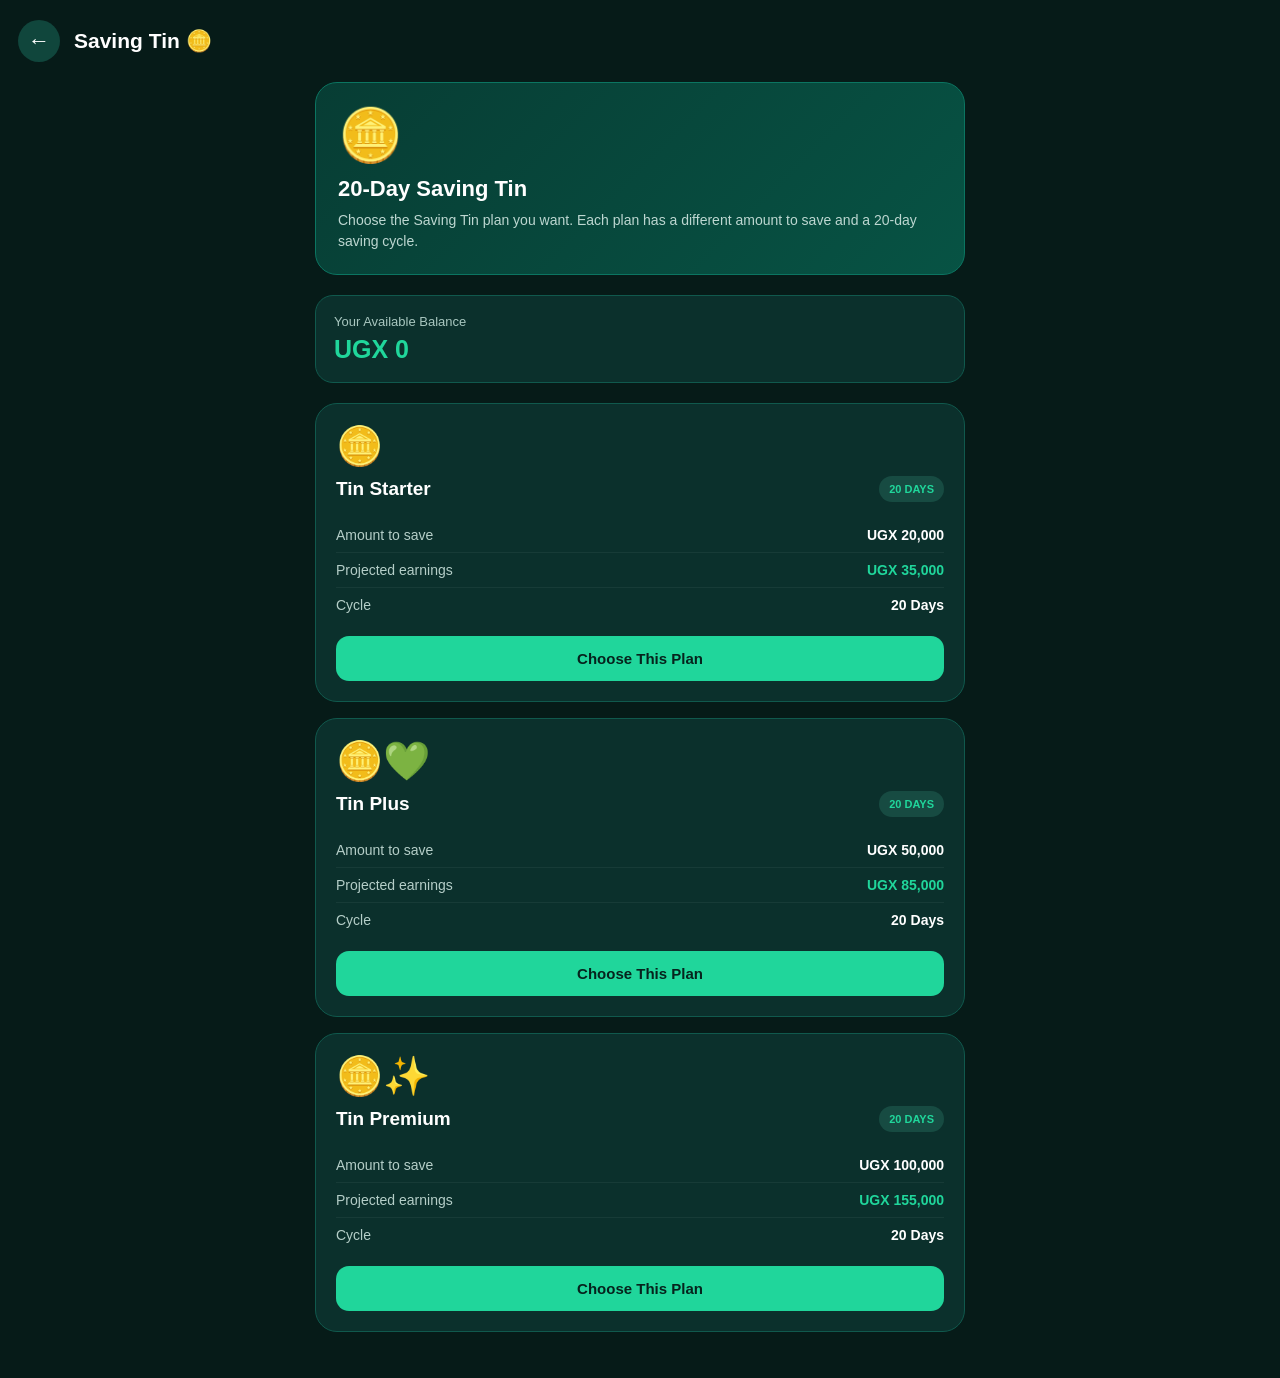
<file: saving-tin.html>
<!DOCTYPE html>
<html lang="en">
<head>
<meta charset="UTF-8">
<meta name="viewport" content="width=device-width, initial-scale=1.0">

<title>Saving Tin - Co Save & Earn</title>

<style>
*{
    box-sizing:border-box;
    margin:0;
    padding:0;
    font-family:Arial,sans-serif;
}

body{
    background:#061b18;
    color:white;
    min-height:100vh;
    padding-bottom:30px;
}

.header{
    display:flex;
    align-items:center;
    gap:14px;
    padding:20px 18px;
}

.back{
    width:42px;
    height:42px;
    border:none;
    border-radius:50%;
    background:#10463c;
    color:white;
    font-size:22px;
}

.header h1{
    font-size:21px;
}

.container{
    width:92%;
    max-width:650px;
    margin:auto;
}

.intro{
    background:linear-gradient(135deg,#073d34,#075344);
    border:1px solid #0b7561;
    border-radius:22px;
    padding:22px;
    margin-bottom:20px;
}

.tin{
    font-size:52px;
    margin-bottom:10px;
}

.intro h2{
    font-size:22px;
    margin-bottom:8px;
}

.intro p{
    color:#bdd7d1;
    font-size:14px;
    line-height:1.5;
}

.balance{
    background:#0b302c;
    border:1px solid #10594d;
    border-radius:18px;
    padding:18px;
    margin-bottom:20px;
}

.balance-title{
    color:#a9c7c0;
    font-size:13px;
    margin-bottom:6px;
}

.balance-amount{
    font-size:25px;
    font-weight:bold;
    color:#20d69b;
}

.plan{
    background:#0b302c;
    border:1px solid #10594d;
    border-radius:22px;
    padding:20px;
    margin-bottom:16px;
}

.plan-icon{
    font-size:38px;
    margin-bottom:8px;
}

.plan-top{
    display:flex;
    justify-content:space-between;
    align-items:center;
    margin-bottom:16px;
}

.plan h3{
    font-size:19px;
}

.days{
    background:#174b42;
    color:#20d69b;
    padding:7px 10px;
    border-radius:20px;
    font-size:11px;
    font-weight:bold;
}

.row{
    display:flex;
    justify-content:space-between;
    padding:9px 0;
    color:#b5cec8;
    font-size:14px;
    border-bottom:1px solid rgba(255,255,255,0.05);
}

.row:last-of-type{
    border-bottom:none;
}

.row strong{
    color:white;
}

.earn{
    color:#20d69b !important;
}

.select{
    width:100%;
    border:none;
    border-radius:13px;
    padding:14px;
    margin-top:14px;
    background:#20d69b;
    color:#06231d;
    font-size:15px;
    font-weight:bold;
}

.message{
    display:none;
    background:#321d14;
    border:1px solid #9a623c;
    border-radius:18px;
    padding:18px;
    margin-bottom:20px;
}

.message h3{
    margin-bottom:8px;
}

.message p{
    color:#d9c5b8;
    font-size:14px;
    line-height:1.5;
}

.deposit{
    display:block;
    text-align:center;
    text-decoration:none;
    background:#20d69b;
    color:#06231d;
    border-radius:12px;
    padding:13px;
    margin-top:14px;
    font-weight:bold;
}

.success{
    display:none;
    background:#083c30;
    border:1px solid #20d69b;
    border-radius:18px;
    padding:18px;
    margin-bottom:20px;
}

.success h3{
    color:#20d69b;
    margin-bottom:8px;
}

.success p{
    color:#c4ddd7;
    font-size:14px;
    line-height:1.5;
}

.go-dashboard{
    display:block;
    text-align:center;
    text-decoration:none;
    background:#20d69b;
    color:#06231d;
    border-radius:12px;
    padding:13px;
    margin-top:14px;
    font-weight:bold;
}
</style>
</head>

<body>

<header class="header">

<button class="back" onclick="history.back()">←</button>

<h1>Saving Tin 🪙</h1>

</header>

<main class="container">

<div class="intro">

<div class="tin">🪙</div>

<h2>20-Day Saving Tin</h2>

<p>
Choose the Saving Tin plan you want.
Each plan has a different amount to save and a
20-day saving cycle.
</p>

</div>


<div class="balance">

<div class="balance-title">
Your Available Balance
</div>

<div class="balance-amount" id="balance">
UGX 0
</div>

</div>


<div class="success" id="success">

<h3>✓ Plan Selected Successfully</h3>

<p id="successText"></p>

<a class="go-dashboard" href="dashboard.html">
Go to Dashboard
</a>

</div>


<div class="message" id="message">

<h3>⚠️ Insufficient Balance</h3>

<p id="messageText"></p>

<a class="deposit" href="deposit.html">
Deposit More Money
</a>

</div>


<!-- TIN STARTER -->

<div class="plan">

<div class="plan-icon">
🪙
</div>

<div class="plan-top">

<h3>Tin Starter</h3>

<span class="days">
20 DAYS
</span>

</div>

<div class="row">
<span>Amount to save</span>
<strong>UGX 20,000</strong>
</div>

<div class="row">
<span>Projected earnings</span>
<strong class="earn">UGX 35,000</strong>
</div>

<div class="row">
<span>Cycle</span>
<strong>20 Days</strong>
</div>

<button
class="select"
onclick="choosePlan(20000,35000,'Tin Starter')">

Choose This Plan

</button>

</div>


<!-- TIN PLUS -->

<div class="plan">

<div class="plan-icon">
🪙💚
</div>

<div class="plan-top">

<h3>Tin Plus</h3>

<span class="days">
20 DAYS
</span>

</div>

<div class="row">
<span>Amount to save</span>
<strong>UGX 50,000</strong>
</div>

<div class="row">
<span>Projected earnings</span>
<strong class="earn">UGX 85,000</strong>
</div>

<div class="row">
<span>Cycle</span>
<strong>20 Days</strong>
</div>

<button
class="select"
onclick="choosePlan(50000,85000,'Tin Plus')">

Choose This Plan

</button>

</div>


<!-- TIN PREMIUM -->

<div class="plan">

<div class="plan-icon">
🪙✨
</div>

<div class="plan-top">

<h3>Tin Premium</h3>

<span class="days">
20 DAYS
</span>

</div>

<div class="row">
<span>Amount to save</span>
<strong>UGX 100,000</strong>
</div>

<div class="row">
<span>Projected earnings</span>
<strong class="earn">UGX 155,000</strong>
</div>

<div class="row">
<span>Cycle</span>
<strong>20 Days</strong>
</div>

<button
class="select"
onclick="choosePlan(100000,155000,'Tin Premium')">

Choose This Plan

</button>

</div>

</main>


<script>

function showBalance(){

    const balance =
        Number(localStorage.getItem("coBalance")) || 0;

    document.getElementById("balance").textContent =
        "UGX " + balance.toLocaleString();
}


function choosePlan(amount,reward,planName){

    const balance =
        Number(localStorage.getItem("coBalance")) || 0;


    if(balance < amount){

        const needed = amount - balance;

        document.getElementById("messageText").textContent =
            "Your current balance is UGX " +
            balance.toLocaleString() +
            ". You need UGX " +
            needed.toLocaleString() +
            " more to choose " +
            planName +
            ".";

        document.getElementById("message").style.display =
            "block";

        document.getElementById("success").style.display =
            "none";

        document.getElementById("message").scrollIntoView({
            behavior:"smooth"
        });

        return;
    }


    const newBalance = balance - amount;

    localStorage.setItem(
        "coBalance",
        newBalance
    );


    const selectedPlan = {

        type:"Saving Tin",

        name:planName,

        amount:amount,

        reward:reward,

        days:20,

        started:new Date().toISOString(),

        startDate:new Date().toLocaleDateString()

    };


    localStorage.setItem(
        "activeTinPlan",
        JSON.stringify(selectedPlan)
    );


    const transactions =
        JSON.parse(
            localStorage.getItem("coTransactions") || "[]"
        );


    transactions.unshift({

        type:"Saving Tin",

        amount:amount,

        bank:planName,

        reward:reward,

        date:new Date().toLocaleDateString()

    });


    localStorage.setItem(
        "coTransactions",
        JSON.stringify(transactions)
    );


    showBalance();


    document.getElementById("message").style.display =
        "none";

    document.getElementById("successText").textContent =
        planName +
        " has been selected. UGX " +
        amount.toLocaleString() +
        " has been placed into your 20-day savings cycle. Your projected earnings are UGX " +
        reward.toLocaleString() +
        ".";

    document.getElementById("success").style.display =
        "block";


    document.getElementById("success").scrollIntoView({
        behavior:"smooth"
    });

}


showBalance();

</script>

</body>
  </html>
<!-- =====================================================
     CO SAVE & EARN — COMPLETE MONEY CONNECTION
     Connects:
     DEPOSIT → BALANCE → ELEPHANT/TIN → COMPLETION → WITHDRAWAL
     ===================================================== -->

<style>
.co-money-status{
    width:92%;
    max-width:650px;
    margin:20px auto;
    padding:18px;
    background:#0b302c;
    border:1px solid #176e5d;
    border-radius:18px;
    color:white;
}

.co-money-status h3{
    margin:0 0 12px;
}

.co-money-row{
    display:flex;
    justify-content:space-between;
    padding:8px 0;
    color:#a9c5bf;
    font-size:13px;
}

.co-money-row strong{
    color:#20d69b;
}
</style>

<script>

/* =====================================================
   1. COMMON MONEY STORAGE
   ===================================================== */

const CO_MIN_WITHDRAWAL = 20000;


/* Get wallet balance */

function coGetBalance(){

    return Number(
        localStorage.getItem("coBalance")
    ) || 0;

}


/* Save wallet balance */

function coSetBalance(amount){

    localStorage.setItem(
        "coBalance",
        String(
            Math.max(0, Number(amount) || 0)
        )
    );

}


/* Get transactions */

function coGetTransactions(){

    try{

        return JSON.parse(
            localStorage.getItem(
                "coTransactions"
            ) || "[]"
        );

    }catch(error){

        return [];

    }

}


/* Save transaction */

function coAddTransaction(data){

    const transactions =
        coGetTransactions();

    transactions.unshift({

        ...data,

        date:
            new Date()
            .toLocaleDateString(),

        time:
            new Date()
            .toLocaleTimeString()

    });

    localStorage.setItem(
        "coTransactions",
        JSON.stringify(
            transactions
        )
    );

}


/* =====================================================
   2. FIND ELEPHANT/TIN PLANS
   ===================================================== */

function coGetPlan(storageKey){

    const saved =
        localStorage.getItem(
            storageKey
        );

    if(!saved){
        return null;
    }

    try{

        return JSON.parse(saved);

    }catch(error){

        return null;

    }

}


/* =====================================================
   3. CHECK WHETHER A SAVING CYCLE IS COMPLETE
   ===================================================== */

function coCheckPlan(storageKey){

    const plan =
        coGetPlan(storageKey);

    if(!plan){
        return null;
    }


    const start =
        new Date(
            plan.started
        );


    if(
        !plan.started ||
        isNaN(start.getTime())
    ){

        return plan;

    }


    const cycleDays =
        Number(
            plan.days
        ) || 0;


    const now =
        new Date();


    const elapsed =
        Math.floor(
            (
                now.getTime() -
                start.getTime()
            ) /
            (
                1000 *
                60 *
                60 *
                24
            )
        );


    if(elapsed >= cycleDays){

        if(!plan.completed){

            plan.completed = true;

            plan.completedDate =
                now.toLocaleDateString();


            localStorage.setItem(
                storageKey,
                JSON.stringify(
                    plan
                )
            );

        }

    }


    return plan;

}


/* =====================================================
   4. CHECK BOTH SAVINGS PLANS
   ===================================================== */

function coCheckAllSavings(){

    const elephant =
        coCheckPlan(
            "activeElephantPlan"
        );


    const tin =
        coCheckPlan(
            "activeTinPlan"
        );


    return {
        elephant: elephant,
        tin: tin
    };

}


/* =====================================================
   5. IMPORTANT:
      RELEASE COMPLETED SAVINGS INTO COMMON BALANCE
   ===================================================== */

function coReleaseCompletedPlan(
    storageKey,
    planType
){

    const plan =
        coGetPlan(
            storageKey
        );


    if(!plan){
        return 0;
    }


    /*
       Check completion again.
       This means the user does NOT
       have to open dashboard first.
    */

    coCheckPlan(
        storageKey
    );


    const updatedPlan =
        coGetPlan(
            storageKey
        );


    if(
        !updatedPlan ||
        !updatedPlan.completed
    ){

        return 0;

    }


    /*
       Prevent the same plan from
       being released twice.
    */

    if(updatedPlan.released){

        return 0;

    }


    const amount =
        Number(
            updatedPlan.amount
        ) || 0;


    if(amount <= 0){

        localStorage.removeItem(
            storageKey
        );

        return 0;

    }


    /*
       Add the saved principal back
       to the common balance.
    */

    const oldBalance =
        coGetBalance();


    const newBalance =
        oldBalance +
        amount;


    coSetBalance(
        newBalance
    );


    /*
       Mark the plan as released
       BEFORE removing it.
       This prevents duplicate release.
    */

    updatedPlan.released = true;

    updatedPlan.releasedDate =
        new Date()
        .toLocaleDateString();


    /*
       Record the release.
    */

    coAddTransaction({

        type:
            "Savings Completed",

        source:
            planType,

        amount:
            amount,

        description:
            planType +
            " cycle completed and funds released"

    });


    /*
       Remove the active plan because
       its principal is now in coBalance.
    */

    localStorage.removeItem(
        storageKey
    );


    return amount;

}


/* =====================================================
   6. RELEASE ALL COMPLETED SAVINGS
   ===================================================== */

function coReleaseAllCompletedSavings(){

    let released =
        0;


    released +=
        coReleaseCompletedPlan(
            "activeElephantPlan",
            "Saving Elephant"
        );


    released +=
        coReleaseCompletedPlan(
            "activeTinPlan",
            "Saving Tin"
        );


    return released;

}


/* =====================================================
   7. AUTOMATICALLY CHECK COMPLETION
   ===================================================== */

function coRunSavingsCheck(){

    coCheckAllSavings();

}


/*
   Check immediately.
*/

coRunSavingsCheck();


/*
   Check every minute.
*/

setInterval(
    coRunSavingsCheck,
    60000
);


/* =====================================================
   8. DASHBOARD BALANCE DISPLAY
   ===================================================== */

function coUpdateBalanceDisplays(){

    const balance =
        coGetBalance();


    const possibleIds = [

        "coBalance",

        "availableBalance",

        "dashboardBalance",

        "currentBalance",

        "walletBalance"

    ];


    possibleIds.forEach(
        function(id){

            const element =
                document.getElementById(
                    id
                );


            if(element){

                element.textContent =
                    "UGX " +
                    balance.toLocaleString();

            }

        }
    );

}


/* =====================================================
   9. AUTOMATICALLY UPDATE BALANCE
   ===================================================== */

document.addEventListener(
    "DOMContentLoaded",
    function(){

        coUpdateBalanceDisplays();

    }
);


/* =====================================================
   10. WITHDRAWAL FUNCTION
   ===================================================== */

function coWithdraw(amount){

    amount =
        Number(amount);


    /*
       Minimum withdrawal.
    */

    if(
        !amount ||
        amount < CO_MIN_WITHDRAWAL
    ){

        alert(
            "Minimum withdrawal is UGX 20,000."
        );

        return false;

    }


    /*
       Release completed Elephant
       and Tin money first.
    */

    coReleaseAllCompletedSavings();


    /*
       Get the final available balance.
    */

    const balance =
        coGetBalance();


    /*
       Prevent withdrawing money
       that doesn't exist.
    */

    if(amount > balance){

        alert(
            "Insufficient available balance.\n\n" +
            "Available: UGX " +
            balance.toLocaleString()
        );

        return false;

    }


    /*
       Deduct withdrawal.
    */

    const newBalance =
        balance -
        amount;


    coSetBalance(
        newBalance
    );


    /*
       Record withdrawal.
    */

    coAddTransaction({

        type:
            "Withdrawal",

        amount:
            amount,

        description:
            "Withdrawal from available Co Save & Earn balance",

        balanceAfter:
            newBalance

    });


    coUpdateBalanceDisplays();


    alert(
        "Withdrawal successful!\n\n" +
        "Amount: UGX " +
        amount.toLocaleString() +
        "\n\n" +
        "Remaining balance: UGX " +
        newBalance.toLocaleString()
    );


    return true;

}


/* =====================================================
   11. DEPOSIT FUNCTION
   ===================================================== */

function coDeposit(amount){

    amount =
        Number(amount);


    if(
        !amount ||
        amount < 20000
    ){

        alert(
            "Minimum deposit is UGX 20,000."
        );

        return false;

    }


    const oldBalance =
        coGetBalance();


    const newBalance =
        oldBalance +
        amount;


    coSetBalance(
        newBalance
    );


    coAddTransaction({

        type:
            "Deposit",

        amount:
            amount,

        description:
            "Money deposited into Co Save & Earn balance",

        balanceAfter:
            newBalance

    });


    coUpdateBalanceDisplays();


    return true;

}


/* =====================================================
   12. SAFETY CHECK
      NEVER LET ACTIVE SAVINGS BE WITHDRAWN
   ===================================================== */

function coCanWithdrawFromPlan(
    storageKey
){

    const plan =
        coGetPlan(
            storageKey
        );


    if(!plan){

        return false;

    }


    coCheckPlan(
        storageKey
    );


    const updated =
        coGetPlan(
            storageKey
        );


    if(
        !updated ||
        !updated.completed
    ){

        return false;

    }


    return true;

}


/* =====================================================
   13. SHOW MONEY STATUS IF ELEMENT EXISTS
   ===================================================== */

function coShowMoneyStatus(){

    const container =
        document.getElementById(
            "coMoneyStatus"
        );


    if(!container){
        return;
    }


    const balance =
        coGetBalance();


    const elephant =
        coGetPlan(
            "activeElephantPlan"
        );


    const tin =
        coGetPlan(
            "activeTinPlan"
        );


    container.innerHTML = `

        <div class="co-money-status">

            <h3>
                💰 Money Summary
            </h3>

            <div class="co-money-row">
                <span>Available Balance</span>
                <strong>
                    UGX ${balance.toLocaleString()}
                </strong>
            </div>

            <div class="co-money-row">
                <span>Saving Elephant</span>
                <strong>
                    ${
                        elephant
                        ?
                        "Active"
                        :
                        "None"
                    }
                </strong>
            </div>

            <div class="co-money-row">
                <span>Saving Tin</span>
                <strong>
                    ${
                        tin
                        ?
                        "Active"
                        :
                        "None"
                    }
                </strong>
            </div>

        </div>

    `;

}


/* =====================================================
   14. RUN STATUS
   ===================================================== */

document.addEventListener(
    "DOMContentLoaded",
    function(){

        coShowMoneyStatus();

    }
);

    </script>
</file>
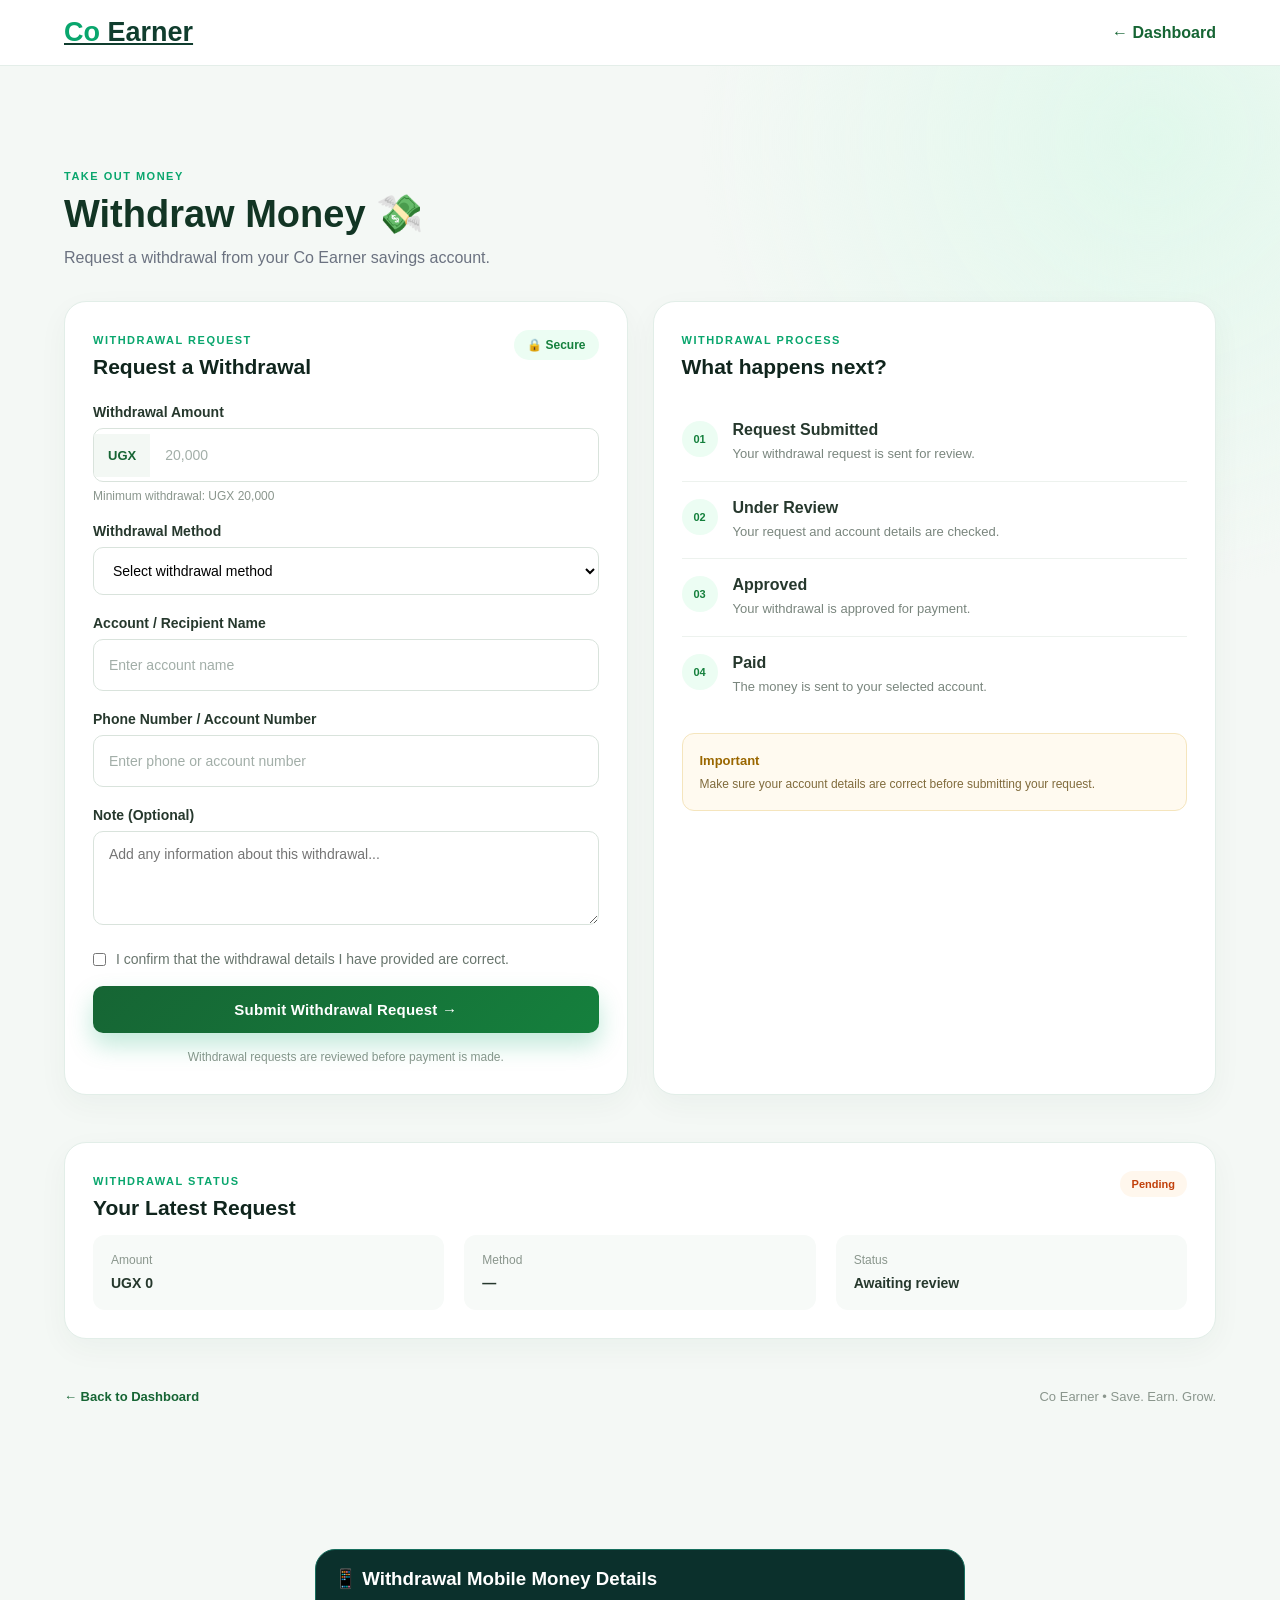
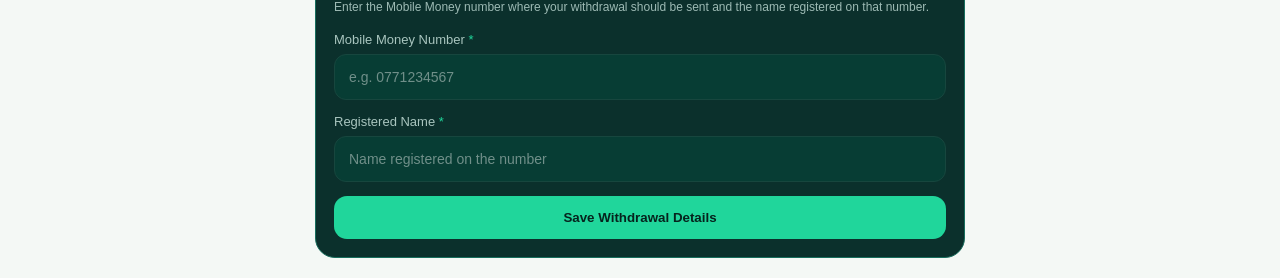
<file: withdraw.html>
<!DOCTYPE html>
<html lang="en">
<head>
  <meta charset="UTF-8">
  <meta name="viewport" content="width=device-width, initial-scale=1.0">

  <title>Withdraw Money | Co Earner</title>

  <link rel="stylesheet" href="style.css">
</head>

<body>

  <header class="dashboard-nav">
    <div class="dashboard-container">

      <a href="dashboard.html" class="logo">
        <span>Co</span> Earner
      </a>

      <a href="dashboard.html" class="back-dashboard">
        ← Dashboard
      </a>

    </div>
  </header>


  <main class="dashboard-main">

    <div class="dashboard-container">

      <section class="money-page-header">

        <span class="dashboard-label">
          TAKE OUT MONEY
        </span>

        <h1>
          Withdraw Money 💸
        </h1>

        <p>
          Request a withdrawal from your Co Earner savings account.
        </p>

      </section>


      <section class="withdraw-layout">

        <div class="dashboard-panel">

          <div class="panel-heading">

            <div>
              <span class="panel-label">
                WITHDRAWAL REQUEST
              </span>

              <h2>
                Request a Withdrawal
              </h2>
            </div>

            <span class="secure-badge">
              🔒 Secure
            </span>

          </div>


          <form class="money-form">

            <div class="input-group">

              <label for="withdrawAmount">
                Withdrawal Amount
              </label>

              <div class="money-input">

                <span>UGX</span>

                <input
                  type="number"
                  id="withdrawAmount"
                  name="withdrawAmount"
                  min="20000"
                  placeholder="20,000"
                  required
                >

              </div>

              <small>
                Minimum withdrawal: UGX 20,000
              </small>

            </div>


            <div class="input-group">

              <label for="withdrawMethod">
                Withdrawal Method
              </label>

              <select
                id="withdrawMethod"
                name="withdrawMethod"
                required
              >

                <option value="">
                  Select withdrawal method
                </option>

                <option value="mobile-money">
                  Mobile Money
                </option>

                <option value="bank">
                  Bank Account
                </option>

              </select>

            </div>


            <div class="input-group">

              <label for="accountName">
                Account / Recipient Name
              </label>

              <input
                type="text"
                id="accountName"
                name="accountName"
                placeholder="Enter account name"
                required
              >

            </div>


            <div class="input-group">

              <label for="accountNumber">
                Phone Number / Account Number
              </label>

              <input
                type="text"
                id="accountNumber"
                name="accountNumber"
                placeholder="Enter phone or account number"
                required
              >

            </div>


            <div class="input-group">

              <label for="withdrawNote">
                Note <span>(Optional)</span>
              </label>

              <textarea
                id="withdrawNote"
                name="withdrawNote"
                rows="4"
                placeholder="Add any information about this withdrawal..."
              ></textarea>

            </div>


            <label class="confirmation-check">

              <input
                type="checkbox"
                required
              >

              <span>
                I confirm that the withdrawal details I have
                provided are correct.
              </span>

            </label>


            <button
              type="submit"
              class="auth-button"
            >
              Submit Withdrawal Request →
            </button>

            <p class="demo-notice">
              Withdrawal requests are reviewed before payment is made.
            </p>

          </form>

        </div>


        <div class="dashboard-panel withdrawal-info-panel">

          <div class="panel-heading">

            <div>
              <span class="panel-label">
                WITHDRAWAL PROCESS
              </span>

              <h2>
                What happens next?
              </h2>
            </div>

          </div>


          <div class="withdraw-steps">

            <div class="withdraw-step">

              <span>01</span>

              <div>
                <strong>Request Submitted</strong>
                <p>
                  Your withdrawal request is sent for review.
                </p>
              </div>

            </div>


            <div class="withdraw-step">

              <span>02</span>

              <div>
                <strong>Under Review</strong>
                <p>
                  Your request and account details are checked.
                </p>
              </div>

            </div>


            <div class="withdraw-step">

              <span>03</span>

              <div>
                <strong>Approved</strong>
                <p>
                  Your withdrawal is approved for payment.
                </p>
              </div>

            </div>


            <div class="withdraw-step">

              <span>04</span>

              <div>
                <strong>Paid</strong>
                <p>
                  The money is sent to your selected account.
                </p>
              </div>

            </div>

          </div>


          <div class="withdraw-warning">

            <strong>Important</strong>

            <p>
              Make sure your account details are correct before
              submitting your request.
            </p>

          </div>

        </div>

      </section>


      <section class="dashboard-panel withdrawal-status-panel">

        <div class="panel-heading">

          <div>
            <span class="panel-label">
              WITHDRAWAL STATUS
            </span>

            <h2>
              Your Latest Request
            </h2>
          </div>

          <span class="transaction-status pending">
            Pending
          </span>

        </div>


        <div class="withdrawal-status">

          <div>
            <span>Amount</span>
            <strong>UGX 0</strong>
          </div>

          <div>
            <span>Method</span>
            <strong>—</strong>
          </div>

          <div>
            <span>Status</span>
            <strong>Awaiting review</strong>
          </div>

        </div>

      </section>


      <div class="money-page-footer">

        <a href="dashboard.html">
          ← Back to Dashboard
        </a>

        <span>
          Co Earner • Save. Earn. Grow.
        </span>

      </div>

    </div>

  </main>
<!-- ==========================================
     CO EARNER WITHDRAW → MONEY SUMMARY
     PASTE AT THE VERY END OF withdraw.html
========================================== -->

<script>

document.addEventListener("DOMContentLoaded", function() {

    const withdrawForm = document.querySelector("form");

    if (!withdrawForm) return;


    withdrawForm.addEventListener("submit", function(event) {

        event.preventDefault();


        /* FIND WITHDRAWAL AMOUNT */

        const amountInput =
            document.querySelector('input[type="number"]');


        if (!amountInput) {
            alert("Please enter a withdrawal amount.");
            return;
        }


        const amount =
            Number(amountInput.value);


        if (!amount || amount <= 0) {
            alert("Please enter a valid withdrawal amount.");
            return;
        }


        /* GET PREVIOUS WITHDRAWALS */

        let totalWithdrawn =
            Number(localStorage.getItem("coTotalWithdrawn") || 0);


        /* ADD NEW WITHDRAWAL */

        totalWithdrawn += amount;


        /* SAVE */

        localStorage.setItem(
            "coTotalWithdrawn",
            totalWithdrawn
        );


        /* CONFIRMATION */

        alert(
            "Withdrawal request recorded!\n\n" +
            "Amount: " +
            amount.toLocaleString()
        );


        /* GO TO MONEY SUMMARY */

        window.location.href =
            "money-summary.html";

    });

});

</script>
</body>
          </html>
<!-- CO EARNER WITHDRAWAL ADD-ON -->

<script>

document.addEventListener("DOMContentLoaded", function () {

    const form = document.querySelector("form");

    if (!form) return;

    form.addEventListener("submit", function (event) {

        event.preventDefault();

        const amountInput =
            document.querySelector('input[type="number"]');

        const amount = Number(amountInput.value);

        if (!amount || amount <= 0) {
            alert("Please enter the amount you want to withdraw.");
            return;
        }


        /* MONEY AVAILABLE */

        const deposited =
            Number(localStorage.getItem("coTotalDeposited") || 0);

        const earned =
            Number(localStorage.getItem("coDailyEarned") || 0);

        const withdrawn =
            Number(localStorage.getItem("coTotalWithdrawn") || 0);


        const available =
            deposited + earned - withdrawn;


        /* CHECK USER'S REQUEST */

        if (amount > available) {

            alert(
                "You cannot withdraw more than your available money.\n\n" +
                "Available: " +
                available.toLocaleString()
            );

            return;
        }


        /* RECORD ONLY THE AMOUNT USER REQUESTED */

        const newWithdrawn =
            withdrawn + amount;

        localStorage.setItem(
            "coTotalWithdrawn",
            newWithdrawn
        );


        /* SHOW CONFIRMATION */

        alert(
            "Withdrawal request submitted.\n\n" +
            "Amount requested: " +
            amount.toLocaleString()
        );


        /* OPEN MONEY SUMMARY */

        window.location.href =
            "money-summary.html";

    });

});

</script>
<script>
document.addEventListener("DOMContentLoaded", function () {

    const form = document.querySelector("form");
    if (!form) return;

    form.addEventListener("submit", function (event) {

        const amountInput = form.querySelector('input[type="number"]');

        if (!amountInput) return;

        const amount = Number(amountInput.value);

        const deposited = Number(
            localStorage.getItem("coTotalDeposited") || 0
        );

        const earned = Number(
            localStorage.getItem("coTotalEarned") || 0
        );

        const withdrawn = Number(
            localStorage.getItem("coTotalWithdrawn") || 0
        );

        const available = Math.max(
            deposited + earned - withdrawn,
            0
        );

        if (!amount || amount <= 0) {
            event.preventDefault();
            alert("Please enter a valid withdrawal amount.");
            return;
        }

        if (amount > available) {
            event.preventDefault();

            alert(
                "Insufficient balance.\n\n" +
                "Available balance: " +
                available.toLocaleString()
            );

            return;
        }

        /*
         * Record only the amount the user requested.
         */
        localStorage.setItem(
            "coTotalWithdrawn",
            withdrawn + amount
        );

        alert(
            "Withdrawal request submitted.\n\n" +
            "Amount: " +
            amount.toLocaleString()
        );

        window.location.href = "money-summary.html";
    });

});
</script>
<script>
document.addEventListener("DOMContentLoaded", function () {

    const form = document.querySelector("form");
    if (!form) return;

    form.addEventListener("submit", function () {

        const amountInput =
            form.querySelector('input[type="number"]');

        if (!amountInput) return;

        const amount = Number(amountInput.value);

        if (!amount || amount <= 0) return;

        const transactions =
            JSON.parse(
                localStorage.getItem("coTransactions") || "[]"
            );

        transactions.push({
            type: "Withdrawal",
            amount: amount,
            date: new Date().toLocaleString()
        });

        localStorage.setItem(
            "coTransactions",
            JSON.stringify(transactions)
        );

    });

});
</script>
<!-- =====================================================
     CO SAVE & EARN — COMPLETE MONEY CONNECTION
     Connects:
     DEPOSIT → BALANCE → ELEPHANT/TIN → COMPLETION → WITHDRAWAL
     ===================================================== -->

<style>
.co-money-status{
    width:92%;
    max-width:650px;
    margin:20px auto;
    padding:18px;
    background:#0b302c;
    border:1px solid #176e5d;
    border-radius:18px;
    color:white;
}

.co-money-status h3{
    margin:0 0 12px;
}

.co-money-row{
    display:flex;
    justify-content:space-between;
    padding:8px 0;
    color:#a9c5bf;
    font-size:13px;
}

.co-money-row strong{
    color:#20d69b;
}
</style>

<script>

/* =====================================================
   1. COMMON MONEY STORAGE
   ===================================================== */

const CO_MIN_WITHDRAWAL = 20000;


/* Get wallet balance */

function coGetBalance(){

    return Number(
        localStorage.getItem("coBalance")
    ) || 0;

}


/* Save wallet balance */

function coSetBalance(amount){

    localStorage.setItem(
        "coBalance",
        String(
            Math.max(0, Number(amount) || 0)
        )
    );

}


/* Get transactions */

function coGetTransactions(){

    try{

        return JSON.parse(
            localStorage.getItem(
                "coTransactions"
            ) || "[]"
        );

    }catch(error){

        return [];

    }

}


/* Save transaction */

function coAddTransaction(data){

    const transactions =
        coGetTransactions();

    transactions.unshift({

        ...data,

        date:
            new Date()
            .toLocaleDateString(),

        time:
            new Date()
            .toLocaleTimeString()

    });

    localStorage.setItem(
        "coTransactions",
        JSON.stringify(
            transactions
        )
    );

}


/* =====================================================
   2. FIND ELEPHANT/TIN PLANS
   ===================================================== */

function coGetPlan(storageKey){

    const saved =
        localStorage.getItem(
            storageKey
        );

    if(!saved){
        return null;
    }

    try{

        return JSON.parse(saved);

    }catch(error){

        return null;

    }

}


/* =====================================================
   3. CHECK WHETHER A SAVING CYCLE IS COMPLETE
   ===================================================== */

function coCheckPlan(storageKey){

    const plan =
        coGetPlan(storageKey);

    if(!plan){
        return null;
    }


    const start =
        new Date(
            plan.started
        );


    if(
        !plan.started ||
        isNaN(start.getTime())
    ){

        return plan;

    }


    const cycleDays =
        Number(
            plan.days
        ) || 0;


    const now =
        new Date();


    const elapsed =
        Math.floor(
            (
                now.getTime() -
                start.getTime()
            ) /
            (
                1000 *
                60 *
                60 *
                24
            )
        );


    if(elapsed >= cycleDays){

        if(!plan.completed){

            plan.completed = true;

            plan.completedDate =
                now.toLocaleDateString();


            localStorage.setItem(
                storageKey,
                JSON.stringify(
                    plan
                )
            );

        }

    }


    return plan;

}


/* =====================================================
   4. CHECK BOTH SAVINGS PLANS
   ===================================================== */

function coCheckAllSavings(){

    const elephant =
        coCheckPlan(
            "activeElephantPlan"
        );


    const tin =
        coCheckPlan(
            "activeTinPlan"
        );


    return {
        elephant: elephant,
        tin: tin
    };

}


/* =====================================================
   5. IMPORTANT:
      RELEASE COMPLETED SAVINGS INTO COMMON BALANCE
   ===================================================== */

function coReleaseCompletedPlan(
    storageKey,
    planType
){

    const plan =
        coGetPlan(
            storageKey
        );


    if(!plan){
        return 0;
    }


    /*
       Check completion again.
       This means the user does NOT
       have to open dashboard first.
    */

    coCheckPlan(
        storageKey
    );


    const updatedPlan =
        coGetPlan(
            storageKey
        );


    if(
        !updatedPlan ||
        !updatedPlan.completed
    ){

        return 0;

    }


    /*
       Prevent the same plan from
       being released twice.
    */

    if(updatedPlan.released){

        return 0;

    }


    const amount =
        Number(
            updatedPlan.amount
        ) || 0;


    if(amount <= 0){

        localStorage.removeItem(
            storageKey
        );

        return 0;

    }


    /*
       Add the saved principal back
       to the common balance.
    */

    const oldBalance =
        coGetBalance();


    const newBalance =
        oldBalance +
        amount;


    coSetBalance(
        newBalance
    );


    /*
       Mark the plan as released
       BEFORE removing it.
       This prevents duplicate release.
    */

    updatedPlan.released = true;

    updatedPlan.releasedDate =
        new Date()
        .toLocaleDateString();


    /*
       Record the release.
    */

    coAddTransaction({

        type:
            "Savings Completed",

        source:
            planType,

        amount:
            amount,

        description:
            planType +
            " cycle completed and funds released"

    });


    /*
       Remove the active plan because
       its principal is now in coBalance.
    */

    localStorage.removeItem(
        storageKey
    );


    return amount;

}


/* =====================================================
   6. RELEASE ALL COMPLETED SAVINGS
   ===================================================== */

function coReleaseAllCompletedSavings(){

    let released =
        0;


    released +=
        coReleaseCompletedPlan(
            "activeElephantPlan",
            "Saving Elephant"
        );


    released +=
        coReleaseCompletedPlan(
            "activeTinPlan",
            "Saving Tin"
        );


    return released;

}


/* =====================================================
   7. AUTOMATICALLY CHECK COMPLETION
   ===================================================== */

function coRunSavingsCheck(){

    coCheckAllSavings();

}


/*
   Check immediately.
*/

coRunSavingsCheck();


/*
   Check every minute.
*/

setInterval(
    coRunSavingsCheck,
    60000
);


/* =====================================================
   8. DASHBOARD BALANCE DISPLAY
   ===================================================== */

function coUpdateBalanceDisplays(){

    const balance =
        coGetBalance();


    const possibleIds = [

        "coBalance",

        "availableBalance",

        "dashboardBalance",

        "currentBalance",

        "walletBalance"

    ];


    possibleIds.forEach(
        function(id){

            const element =
                document.getElementById(
                    id
                );


            if(element){

                element.textContent =
                    "UGX " +
                    balance.toLocaleString();

            }

        }
    );

}


/* =====================================================
   9. AUTOMATICALLY UPDATE BALANCE
   ===================================================== */

document.addEventListener(
    "DOMContentLoaded",
    function(){

        coUpdateBalanceDisplays();

    }
);


/* =====================================================
   10. WITHDRAWAL FUNCTION
   ===================================================== */

function coWithdraw(amount){

    amount =
        Number(amount);


    /*
       Minimum withdrawal.
    */

    if(
        !amount ||
        amount < CO_MIN_WITHDRAWAL
    ){

        alert(
            "Minimum withdrawal is UGX 20,000."
        );

        return false;

    }


    /*
       Release completed Elephant
       and Tin money first.
    */

    coReleaseAllCompletedSavings();


    /*
       Get the final available balance.
    */

    const balance =
        coGetBalance();


    /*
       Prevent withdrawing money
       that doesn't exist.
    */

    if(amount > balance){

        alert(
            "Insufficient available balance.\n\n" +
            "Available: UGX " +
            balance.toLocaleString()
        );

        return false;

    }


    /*
       Deduct withdrawal.
    */

    const newBalance =
        balance -
        amount;


    coSetBalance(
        newBalance
    );


    /*
       Record withdrawal.
    */

    coAddTransaction({

        type:
            "Withdrawal",

        amount:
            amount,

        description:
            "Withdrawal from available Co Save & Earn balance",

        balanceAfter:
            newBalance

    });


    coUpdateBalanceDisplays();


    alert(
        "Withdrawal successful!\n\n" +
        "Amount: UGX " +
        amount.toLocaleString() +
        "\n\n" +
        "Remaining balance: UGX " +
        newBalance.toLocaleString()
    );


    return true;

}


/* =====================================================
   11. DEPOSIT FUNCTION
   ===================================================== */

function coDeposit(amount){

    amount =
        Number(amount);


    if(
        !amount ||
        amount < 20000
    ){

        alert(
            "Minimum deposit is UGX 20,000."
        );

        return false;

    }


    const oldBalance =
        coGetBalance();


    const newBalance =
        oldBalance +
        amount;


    coSetBalance(
        newBalance
    );


    coAddTransaction({

        type:
            "Deposit",

        amount:
            amount,

        description:
            "Money deposited into Co Save & Earn balance",

        balanceAfter:
            newBalance

    });


    coUpdateBalanceDisplays();


    return true;

}


/* =====================================================
   12. SAFETY CHECK
      NEVER LET ACTIVE SAVINGS BE WITHDRAWN
   ===================================================== */

function coCanWithdrawFromPlan(
    storageKey
){

    const plan =
        coGetPlan(
            storageKey
        );


    if(!plan){

        return false;

    }


    coCheckPlan(
        storageKey
    );


    const updated =
        coGetPlan(
            storageKey
        );


    if(
        !updated ||
        !updated.completed
    ){

        return false;

    }


    return true;

}


/* =====================================================
   13. SHOW MONEY STATUS IF ELEMENT EXISTS
   ===================================================== */

function coShowMoneyStatus(){

    const container =
        document.getElementById(
            "coMoneyStatus"
        );


    if(!container){
        return;
    }


    const balance =
        coGetBalance();


    const elephant =
        coGetPlan(
            "activeElephantPlan"
        );


    const tin =
        coGetPlan(
            "activeTinPlan"
        );


    container.innerHTML = `

        <div class="co-money-status">

            <h3>
                💰 Money Summary
            </h3>

            <div class="co-money-row">
                <span>Available Balance</span>
                <strong>
                    UGX ${balance.toLocaleString()}
                </strong>
            </div>

            <div class="co-money-row">
                <span>Saving Elephant</span>
                <strong>
                    ${
                        elephant
                        ?
                        "Active"
                        :
                        "None"
                    }
                </strong>
            </div>

            <div class="co-money-row">
                <span>Saving Tin</span>
                <strong>
                    ${
                        tin
                        ?
                        "Active"
                        :
                        "None"
                    }
                </strong>
            </div>

        </div>

    `;

}


/* =====================================================
   14. RUN STATUS
   ===================================================== */

document.addEventListener(
    "DOMContentLoaded",
    function(){

        coShowMoneyStatus();

    }
);

  </script>
<!-- CO SAVE & EARN — WITHDRAWAL MOBILE MONEY DETAILS -->

<style>
.co-withdraw-mm{
    width:92%;
    max-width:650px;
    margin:20px auto;
    padding:18px;
    background:#0b302c;
    border:1px solid #176e5d;
    border-radius:20px;
    color:white;
}

.co-withdraw-mm h3{
    margin:0 0 8px;
}

.co-withdraw-mm p{
    color:#9dbab4;
    font-size:12px;
    line-height:1.5;
    margin-bottom:16px;
}

.co-withdraw-field{
    margin-bottom:14px;
}

.co-withdraw-field label{
    display:block;
    color:#a9c5bf;
    font-size:13px;
    margin-bottom:7px;
}

.co-withdraw-field input{
    width:100%;
    padding:14px;
    border-radius:12px;
    border:1px solid #17463e;
    background:#073d34;
    color:white;
    font-size:14px;
    outline:none;
}

.co-withdraw-field input:focus{
    border-color:#20d69b;
}

.co-withdraw-field input::placeholder{
    color:#708f89;
}

.co-withdraw-required{
    color:#20d69b;
}

.co-withdraw-save{
    width:100%;
    padding:14px;
    border:0;
    border-radius:13px;
    background:#20d69b;
    color:#06231d;
    font-weight:bold;
    cursor:pointer;
}
</style>

<div class="co-withdraw-mm">

    <h3>📱 Withdrawal Mobile Money Details</h3>

    <p>
        Enter the Mobile Money number where your
        withdrawal should be sent and the name
        registered on that number.
    </p>

    <div class="co-withdraw-field">

        <label>
            Mobile Money Number
            <span class="co-withdraw-required">*</span>
        </label>

        <input
            type="tel"
            id="coWithdrawMobile"
            placeholder="e.g. 0771234567"
            inputmode="tel"
        >

    </div>

    <div class="co-withdraw-field">

        <label>
            Registered Name
            <span class="co-withdraw-required">*</span>
        </label>

        <input
            type="text"
            id="coWithdrawName"
            placeholder="Name registered on the number"
        >

    </div>

    <button
        type="button"
        class="co-withdraw-save"
        onclick="saveWithdrawalMobileDetails()"
    >
        Save Withdrawal Details
    </button>

</div>

<script>

function saveWithdrawalMobileDetails(){

    const number =
        document.getElementById(
            "coWithdrawMobile"
        ).value.trim();

    const name =
        document.getElementById(
            "coWithdrawName"
        ).value.trim();


    if(!number){

        alert(
            "Please enter the Mobile Money number."
        );

        return;

    }


    if(!name){

        alert(
            "Please enter the name registered on the Mobile Money number."
        );

        return;

    }


    localStorage.setItem(
        "coWithdrawMobileNumber",
        number
    );

    localStorage.setItem(
        "coWithdrawMobileName",
        name
    );


    alert(
        "Withdrawal Mobile Money details saved successfully."
    );

}


/* Load saved withdrawal details */

document.addEventListener(
    "DOMContentLoaded",
    function(){

        const number =
            localStorage.getItem(
                "coWithdrawMobileNumber"
            ) || "";

        const name =
            localStorage.getItem(
                "coWithdrawMobileName"
            ) || "";


        const numberInput =
            document.getElementById(
                "coWithdrawMobile"
            );

        const nameInput =
            document.getElementById(
                "coWithdrawName"
            );


        if(numberInput){
            numberInput.value = number;
        }

        if(nameInput){
            nameInput.value = name;
        }

    }
);

</script>
</file>
<file: style.css>
* {
  margin: 0;
  padding: 0;
  box-sizing: border-box;
}

body {
  font-family: Arial, sans-serif;
  background: #f4f8f5;
  color: #10251d;
}

.container {
  width: 90%;
  max-width: 1150px;
  margin: auto;
}

/* NAVIGATION */

.navbar {
  background: rgba(255,255,255,0.96);
  padding: 20px 0;
  border-bottom: 1px solid #e5eee9;
}

.nav-content {
  display: flex;
  align-items: center;
  justify-content: space-between;
}

.logo {
  font-size: 27px;
  font-weight: 800;
  color: #103d2e;
}

.logo span {
  color: #09a66d;
}

nav {
  display: flex;
  gap: 25px;
  align-items: center;
}

nav a {
  text-decoration: none;
  color: #385047;
  font-weight: 600;
}

.nav-btn {
  background: #09a66d;
  color: white !important;
  padding: 12px 22px;
  border-radius: 30px;
}


/* HERO */

.hero {
  padding: 90px 0;
  background:
    radial-gradient(circle at 80% 20%, #dff8ec, transparent 35%),
    linear-gradient(135deg, #f7fffb, #eaf8f1);
}

.hero-content {
  display: flex;
  align-items: center;
  gap: 70px;
}

.hero-text {
  flex: 1;
}

.badge {
  display: inline-block;
  padding: 9px 16px;
  border-radius: 30px;
  background: #d9f6e8;
  color: #08784f;
  font-weight: bold;
  font-size: 12px;
  margin-bottom: 22px;
}

.hero h1 {
  font-size: 62px;
  line-height: 1.02;
  margin-bottom: 25px;
}

.hero h1 span {
  color: #08a36b;
}

.hero-text > p {
  font-size: 18px;
  color: #66766f;
  max-width: 550px;
  margin-bottom: 30px;
}

.hero-buttons {
  display: flex;
  gap: 14px;
}

.primary-btn,
.secondary-btn {
  padding: 15px 27px;
  border-radius: 30px;
  text-decoration: none;
  font-weight: bold;
}

.primary-btn {
  background: #09a66d;
  color: white;
  box-shadow: 0 10px 25px rgba(9,166,109,0.25);
}

.secondary-btn {
  background: white;
  color: #08784f;
  border: 1px solid #cde5da;
}

.trust {
  margin-top: 25px;
  font-size: 13px;
  color: #718078;
}


/* BEAUTIFUL SAVINGS CARD */

.savings-preview {
  width: 410px;
  min-height: 430px;
  padding: 32px;
  border-radius: 28px;
  position: relative;
  overflow: hidden;

  background:
    radial-gradient(circle at 90% 10%, rgba(255,255,255,0.2), transparent 25%),
    linear-gradient(145deg, #0dbb7a, #056a49);

  color: white;

  box-shadow:
    0 25px 60px rgba(0,105,70,0.25);
}

.savings-preview::before {
  content: "";
  position: absolute;
  width: 180px;
  height: 180px;
  border-radius: 50%;
  background: rgba(255,255,255,0.08);
  top: -60px;
  right: -50px;
}

.savings-preview::after {
  content: "";
  position: absolute;
  width: 120px;
  height: 120px;
  border-radius: 50%;
  background: rgba(255,211,72,0.12);
  bottom: -40px;
  left: -30px;
}

.card-top {
  display: flex;
  justify-content: space-between;
  font-size: 14px;
  opacity: 0.85;
}

.savings-preview h2 {
  font-size: 40px;
  margin-top: 35px;
}

.small-text {
  opacity: 0.75;
  font-size: 14px;
}

.progress-container {
  margin-top: 30px;
}

.progress-bar {
  height: 10px;
  background: rgba(255,255,255,0.2);
  border-radius: 20px;
  overflow: hidden;
}

.progress {
  width: 65%;
  height: 100%;
  background: #ffd34a;
  border-radius: 20px;
  box-shadow: 0 0 12px rgba(255,211,74,0.6);
}

.progress-info {
  display: flex;
  justify-content: space-between;
  margin-top: 10px;
  font-size: 12px;
}

.saving-stats {
  display: flex;
  gap: 35px;
  margin-top: 35px;
}

.saving-stats div {
  display: flex;
  flex-direction: column;
}

.saving-stats strong {
  font-size: 17px;
}

.saving-stats small {
  opacity: 0.65;
  margin-top: 4px;
}


/* SAVINGS SECTION */

.savings-section {
  padding: 100px 0;
  background: white;
}

.section-heading {
  text-align: center;
  max-width: 650px;
  margin: 0 auto 55px;
}

.section-heading span {
  color: #09a66d;
  font-weight: bold;
  font-size: 12px;
  letter-spacing: 1px;
}

.section-heading h2 {
  font-size: 42px;
  margin: 12px 0;
}

.section-heading p {
  color: #718078;
}


/* SAVING CARDS */

.saving-cards {
  display: grid;
  grid-template-columns: repeat(3,1fr);
  gap: 25px;
}

.saving-card {
  padding: 35px;
  border-radius: 22px;
  background: #f8fcfa;
  border: 1px solid #e3eee8;
  transition: 0.3s;
}

.saving-card:hover {
  transform: translateY(-8px);
  box-shadow: 0 20px 40px rgba(0,0,0,0.08);
}

.saving-icon {
  width: 60px;
  height: 60px;
  display: flex;
  align-items: center;
  justify-content: center;
  border-radius: 18px;
  background: #dcf7e9;
  font-size: 28px;
  margin-bottom: 20px;
}

.saving-card h3 {
  font-size: 21px;
  margin-bottom: 10px;
}

.saving-card p {
  color: #6d7b75;
}


/* HOW IT WORKS */

.how-section {
  padding: 100px 0;
  background: #f3f8f5;
}

.steps {
  display: grid;
  grid-template-columns: repeat(3,1fr);
  gap: 25px;
}

.step {
  background: white;
  padding: 35px;
  border-radius: 20px;
}

.step-number {
  color: #09a66d;
  font-size: 14px;
  font-weight: bold;
  margin-bottom: 15px;
}


/* CTA */

.cta {
  padding: 100px 20px;
  text-align: center;
  background: linear-gradient(135deg,#064a34,#087653);
  color: white;
}

.cta h2 {
  font-size: 42px;
  margin-bottom: 12px;
}

.cta p {
  opacity: 0.8;
  margin-bottom: 30px;
}


/* FOOTER */

footer {
  background: #052e21;
  color: white;
  padding: 45px 0 20px;
}

.footer-content {
  display: flex;
  justify-content: space-between;
  align-items: center;
}

.footer-links {
  display: flex;
  gap: 22px;
}

.footer-links a {
  color: #c9d8d2;
  text-decoration: none;
}

.copyright {
  text-align: center;
  margin-top: 35px;
  padding-top: 20px;
  border-top: 1px solid rgba(255,255,255,0.1);
  color: #91a49c;
  font-size: 13px;
}


/* MOBILE */

@media (max-width: 800px) {

  nav {
    display: none;
  }

  .hero-content {
    flex-direction: column;
  }

  .hero h1 {
    font-size: 44px;
  }

  .savings-preview {
    width: 100%;
  }

  .saving-cards,
  .steps {
    grid-template-columns: 1fr;
  }

  .footer-content {
    flex-direction: column;
    gap: 25px;
  }

  .footer-links {
    flex-wrap: wrap;
    justify-content: center;
    margin-top: 20px;
  }
    }
/* ================================
PREMIUM REGISTER PAGE
================================ */

.back-home {
text-decoration: none;
color: #08784f;
font-weight: 700;
padding: 10px 18px;
border: 1px solid #cde5da;
border-radius: 25px;
background: white;
}

/* REGISTER BACKGROUND */

.auth-page {
min-height: calc(100vh - 81px);
padding: 70px 20px;
display: flex;
align-items: center;

background:
radial-gradient(circle at 15% 20%, #dff8ec, transparent 30%),
radial-gradient(circle at 90% 80%, #fff2c7, transparent 25%),
linear-gradient(135deg, #f7fffb, #eef8f3);
}

/* MAIN REGISTER LAYOUT */

.auth-container {
width: 100%;
max-width: 1100px;
margin: auto;

display: grid;
grid-template-columns: 1fr 460px;
gap: 70px;
align-items: center;
}

/* LEFT CONTENT */

.auth-intro h1 {
font-size: 52px;
line-height: 1.05;
margin: 20px 0;
max-width: 600px;
}

.auth-intro h1 span {
display: block;
color: #09a66d;
}

.auth-intro > p {
max-width: 540px;
color: #66766f;
font-size: 17px;
line-height: 1.7;
}

/* BENEFITS */

.register-benefits {
margin-top: 35px;
display: flex;
flex-direction: column;
gap: 18px;
}

.benefit {
display: flex;
align-items: center;
gap: 15px;
}

.benefit-icon {
width: 48px;
height: 48px;

display: flex;
align-items: center;
justify-content: center;

background: white;
border-radius: 15px;

box-shadow: 0 8px 20px rgba(0,0,0,0.06);

font-size: 22px;
}

.benefit strong {
display: block;
color: #16372b;
margin-bottom: 4px;
}

.benefit small {
color: #7a8982;
}

/* REGISTER CARD */

.auth-card {
background: rgba(255,255,255,0.97);

padding: 42px;

border-radius: 28px;

border: 1px solid #e1eee8;

box-shadow:
0 25px 70px rgba(12,75,52,0.13);
}

/* FORM HEADING */

.auth-heading {
text-align: center;
margin-bottom: 30px;
}

.auth-icon {
width: 58px;
height: 58px;

margin: 0 auto 15px;

display: flex;
align-items: center;
justify-content: center;

border-radius: 18px;

background: #dcf7e9;

font-size: 25px;
}

.auth-heading h2 {
font-size: 28px;
margin-bottom: 8px;
color: #10251d;
}

.auth-heading p {
color: #7a8982;
}

/* INPUTS */

.input-group {
margin-bottom: 18px;
}

.input-group label {
display: block;
margin-bottom: 8px;

font-size: 14px;
font-weight: 700;

color: #29483c;
}

.input-group input {
width: 100%;

padding: 15px 16px;

border: 1px solid #d9e8e1;

border-radius: 13px;

outline: none;

font-size: 15px;

background: #fbfdfc;

transition: 0.25s;
}

.input-group input:focus {
border-color: #09a66d;

box-shadow:
0 0 0 4px rgba(9,166,109,0.10);

background: white;
}

.input-group input::placeholder {
color: #a2aea8;
}

/* REGISTER BUTTON */

.auth-button {
width: 100%;

margin-top: 8px;

padding: 16px;

border: none;

border-radius: 14px;

background:
linear-gradient(135deg, #0dbb7a, #087653);

color: white;

font-size: 16px;

font-weight: 800;

cursor: pointer;

box-shadow:
0 12px 25px rgba(9,166,109,0.25);

transition: 0.25s;
}

.auth-button:hover {
transform: translateY(-2px);

box-shadow:
0 16px 30px rgba(9,166,109,0.32);
}

/* LOGIN LINK */

.auth-footer {
text-align: center;

margin-top: 22px;

color: #788780;

font-size: 14px;
}

.auth-footer a {
color: #08a36b;

font-weight: 800;

text-decoration: none;
}

/* BOTTOM FOOTER */

.auth-footer-bottom {
text-align: center;

padding: 22px;

background: #052e21;

color: #91a49c;

font-size: 13px;
}

/* MOBILE */

@media (max-width: 850px) {

.auth-container {
grid-template-columns: 1fr;
gap: 40px;
}

.auth-intro {
text-align: center;
}

.auth-intro h1 {
font-size: 42px;
margin-left: auto;
margin-right: auto;
}

.auth-intro > p {
margin-left: auto;
margin-right: auto;
}

.register-benefits {
text-align: left;
max-width: 400px;
margin-left: auto;
margin-right: auto;
}

}

@media (max-width: 500px) {

.auth-page {
padding: 40px 15px;
}

.auth-card {
padding: 28px 20px;
border-radius: 22px;
}

.auth-intro h1 {
font-size: 36px;
}

.auth-heading h2 {
font-size: 24px;
}

.back-home {
padding: 8px 12px;
font-size: 13px;
}

  }
/* =========================================
CO EARNER — PREMIUM LOGIN UPGRADE
========================================= */

.login-options {
display: flex;
align-items: center;
justify-content: space-between;
margin: 2px 0 22px;
font-size: 13px;
}

.remember {
display: flex;
align-items: center;
gap: 8px;
color: #66766f;
cursor: pointer;
}

.remember input {
width: 16px;
height: 16px;
accent-color: #09a66d;
cursor: pointer;
}

.forgot {
color: #08a36b;
text-decoration: none;
font-weight: 700;
}

.forgot:hover {
text-decoration: underline;
}

/* PREMIUM LOGIN CARD */

.auth-card {
position: relative;
overflow: hidden;
backdrop-filter: blur(12px);
-webkit-backdrop-filter: blur(12px);
}

/* Decorative glow */

.auth-card::before {
content: "";
position: absolute;
width: 150px;
height: 150px;
border-radius: 50%;
background: rgba(9,166,109,0.07);
top: -75px;
right: -55px;
}

.auth-card::after {
content: "";
position: absolute;
width: 100px;
height: 100px;
border-radius: 50%;
background: rgba(255,211,74,0.07);
bottom: -45px;
left: -35px;
}

/* Keep content above decorations */

.auth-card > * {
position: relative;
z-index: 1;
}

/* LOGIN ICON */

.auth-icon {
position: relative;
box-shadow:
0 10px 25px rgba(9,166,109,0.12);
}

/* INPUT IMPROVEMENT */

.input-group {
position: relative;
}

.input-group input {
min-height: 52px;
transition:
border-color 0.25s,
box-shadow 0.25s,
transform 0.2s;
}

.input-group input:hover {
border-color: #b9dacc;
}

.input-group input:focus {
transform: translateY(-1px);
}

/* LOGIN BUTTON */

.auth-button {
position: relative;
overflow: hidden;
letter-spacing: 0.2px;
}

.auth-button::before {
content: "";
position: absolute;
top: 0;
left: -100%;
width: 70%;
height: 100%;

background: linear-gradient(
90deg,
transparent,
rgba(255,255,255,0.22),
transparent
);

transition: 0.5s;
}

.auth-button:hover::before {
left: 130%;
}

.auth-button:active {
transform: scale(0.98);
}

/* BRAND STATEMENT */

.auth-intro {
position: relative;
}

.auth-intro::after {
content: "SAVE • EARN • GROW";

display: block;

margin-top: 35px;

font-size: 11px;
font-weight: 800;
letter-spacing: 3px;

color: #8a9a93;
}

/* LOGIN MOBILE */

@media (max-width: 500px) {

.login-options {
font-size: 12px;
}

.forgot {
font-size: 12px;
}

.auth-card {
box-shadow:
0 18px 45px rgba(12,75,52,0.12);
}

  }
/* =========================================
CO EARNER PREMIUM DASHBOARD
========================================= */

.dashboard-nav {
background: rgba(255,255,255,0.97);
border-bottom: 1px solid #e4eee9;
padding: 17px 0;
position: sticky;
top: 0;
z-index: 100;
backdrop-filter: blur(12px);
}

.dashboard-container {
width: 90%;
max-width: 1180px;
margin: auto;
}

.dashboard-nav .dashboard-container {
display: flex;
align-items: center;
justify-content: space-between;
}

.dashboard-user {
display: flex;
align-items: center;
gap: 18px;
}

.notification {
position: relative;
font-size: 21px;
cursor: pointer;
}

.notification-dot {
position: absolute;
width: 7px;
height: 7px;
background: #ffb52e;
border-radius: 50%;
top: 1px;
right: -1px;
border: 2px solid white;
}

.user-avatar {
width: 42px;
height: 42px;
border-radius: 50%;
background: linear-gradient(135deg,#0dbb7a,#056a49);
color: white;
display: flex;
align-items: center;
justify-content: center;
font-weight: 800;
font-size: 13px;
box-shadow: 0 7px 18px rgba(9,166,109,0.2);
}

/* MAIN */

.dashboard-main {
min-height: 100vh;
padding: 55px 0 80px;

background:
radial-gradient(circle at 90% 5%, #e1f8ec, transparent 25%),
#f4f8f5;
}

/* WELCOME */

.dashboard-welcome {
display: flex;
justify-content: space-between;
align-items: end;
margin-bottom: 30px;
}

.dashboard-label,
.panel-label {
color: #09a66d;
font-size: 11px;
font-weight: 800;
letter-spacing: 1.5px;
}

.dashboard-welcome h1 {
font-size: 38px;
margin: 9px 0;
color: #10251d;
}

.dashboard-welcome p {
color: #718078;
}

.dashboard-primary-btn {
text-decoration: none;
color: white;
background: linear-gradient(135deg,#0dbb7a,#087653);
padding: 14px 22px;
border-radius: 13px;
font-weight: 800;
box-shadow: 0 10px 25px rgba(9,166,109,0.22);
}

/* BALANCE CARDS */

.balance-grid {
display: grid;
grid-template-columns: 2fr 1fr 1fr;
gap: 18px;
margin-bottom: 22px;
}

.balance-card {
background: white;
border: 1px solid #e2eee8;
border-radius: 22px;
padding: 25px;
box-shadow: 0 10px 30px rgba(17,67,48,0.05);
}

.main-balance {
background: linear-gradient(135deg,#0cae72,#056b49);
color: white;
border: none;
}

.balance-top {
display: flex;
justify-content: space-between;
align-items: center;
color: #64776f;
font-size: 13px;
font-weight: 700;
}

.main-balance .balance-top {
color: rgba(255,255,255,0.8);
}

.balance-card h2 {
font-size: 34px;
margin: 22px 0 5px;
}

.balance-card h3 {
font-size: 25px;
margin: 25px 0 5px;
}

.balance-card p {
color: #84918c;
font-size: 13px;
}

.main-balance p {
color: rgba(255,255,255,0.7);
}

.balance-growth {
display: inline-block;
margin-top: 18px;
padding: 7px 11px;
border-radius: 20px;
background: rgba(255,255,255,0.13);
font-size: 12px;
font-weight: 700;
}

/* MONEY ACTIONS */

.money-actions {
display: grid;
grid-template-columns: 1fr 1fr;
gap: 18px;
margin-bottom: 22px;
}

.money-action {
display: flex;
align-items: center;
gap: 17px;
padding: 21px;
background: white;
border-radius: 20px;
border: 1px solid #e2eee8;
text-decoration: none;
color: #10251d;
transition: 0.25s;
box-shadow: 0 8px 25px rgba(17,67,48,0.04);
}

.money-action:hover {
transform: translateY(-3px);
box-shadow: 0 15px 35px rgba(17,67,48,0.09);
}

.money-icon {
width: 52px;
height: 52px;
display: flex;
align-items: center;
justify-content: center;
border-radius: 16px;
background: #dcf7e9;
font-size: 24px;
}

.money-action strong {
display: block;
font-size: 16px;
}

.money-action small {
display: block;
margin-top: 4px;
color: #7a8982;
}

.money-action > span:last-child {
margin-left: auto;
font-size: 21px;
color: #09a66d;
}

/* PANELS */

.dashboard-grid {
display: grid;
grid-template-columns: 1.35fr 1fr;
gap: 20px;
margin-bottom: 22px;
}

.dashboard-panel {
background: white;
border: 1px solid #e2eee8;
border-radius: 22px;
padding: 28px;
margin-bottom: 22px;
box-shadow: 0 10px 30px rgba(17,67,48,0.045);
}

.dashboard-grid .dashboard-panel {
margin-bottom: 0;
}

.panel-heading {
display: flex;
justify-content: space-between;
align-items: flex-start;
gap: 15px;
}

.panel-heading h2 {
font-size: 21px;
margin-top: 7px;
}

.goal-status {
padding: 7px 11px;
background: #e1f8ec;
color: #078050;
border-radius: 20px;
font-size: 11px;
font-weight: 800;
}

/* GOAL */

.goal-amount {
display: flex;
align-items: baseline;
gap: 8px;
margin-top: 28px;
}

.goal-amount strong {
font-size: 27px;
}

.goal-amount span {
color: #87948e;
font-size: 13px;
}

.dashboard-progress {
height: 11px;
margin-top: 17px;
border-radius: 20px;
overflow: hidden;
background: #e8f0ec;
}

.dashboard-progress-fill {
width: 65%;
height: 100%;
background: linear-gradient(90deg,#0dbb7a,#ffd34a);
border-radius: 20px;
}

.goal-progress-info {
display: flex;
justify-content: space-between;
margin-top: 10px;
color: #7c8984;
font-size: 12px;
}

.goal-actions {
display: flex;
align-items: center;
gap: 18px;
margin-top: 25px;
}

.goal-btn {
background: #09a66d;
color: white;
text-decoration: none;
padding: 11px 17px;
border-radius: 10px;
font-weight: 700;
font-size: 13px;
}

.goal-link,
.view-all {
color: #08a36b;
text-decoration: none;
font-size: 13px;
font-weight: 700;
}

/* QUICK ACTIONS */

.quick-actions {
margin-top: 20px;
}

.quick-action {
display: flex;
align-items: center;
gap: 13px;
padding: 13px 0;
text-decoration: none;
color: #172f26;
border-bottom: 1px solid #edf2ef;
}

.quick-action:last-child {
border-bottom: none;
}

.quick-icon {
width: 40px;
height: 40px;
border-radius: 12px;
background: #eef8f3;
display: flex;
align-items: center;
justify-content: center;
}

.quick-action small {
display: block;
color: #8a9691;
margin-top: 3px;
}

.quick-action b {
margin-left: auto;
color: #09a66d;
}

/* TRANSACTIONS */

.activity-list {
margin-top: 18px;
}

.activity-item {
display: grid;
grid-template-columns: 45px 1fr auto auto;
gap: 13px;
align-items: center;
padding: 17px 0;
border-bottom: 1px solid #edf2ef;
}

.activity-item:last-child {
border-bottom: none;
}

.activity-icon {
width: 42px;
height: 42px;
border-radius: 13px;
background: #eef8f3;
display: flex;
align-items: center;
justify-content: center;
}

.activity-info strong {
display: block;
font-size: 14px;
}

.activity-info small {
display: block;
color: #89958f;
margin-top: 4px;
font-size: 11px;
}

.activity-amount {
font-size: 13px;
color: #078050;
}

.withdrawal-amount {
color: #d06b55;
}

.transaction-status {
font-size: 10px;
font-weight: 800;
padding: 6px 9px;
border-radius: 20px;
}

.pending {
color: #9b7100;
background: #fff4c9;
}

.confirmed,
.paid {
color: #08784f;
background: #dcf7e9;
}

/* NOTIFICATIONS */

.notification-list {
margin-top: 15px;
}

.dashboard-notification {
display: flex;
align-items: center;
gap: 13px;
padding: 14px;
background: #f7fbf9;
border-radius: 13px;
margin-bottom: 10px;
}

.dashboard-notification span {
font-size: 19px;
}

.dashboard-notification p {
font-size: 13px;
color: #53645c;
}

/* ACCOUNT */

.account-section {
display: flex;
gap: 12px;
flex-wrap: wrap;
margin-top: 5px;
}

.account-link {
padding: 12px 16px;
background: white;
border: 1px solid #e2eee8;
border-radius: 12px;
color: #4d6259;
text-decoration: none;
font-size: 13px;
font-weight: 700;
}

.account-link:hover {
border-color: #9dd7bd;
color: #078050;
}

.account-link.logout {
color: #b45e4d;
}

/* FOOTER */

.dashboard-footer {
background: #052e21;
color: #91a49c;
text-align: center;
padding: 25px 15px;
font-size: 13px;
}

/* MOBILE */

@media (max-width: 850px) {

.dashboard-welcome {
flex-direction: column;
align-items: flex-start;
gap: 20px;
}

.balance-grid {
grid-template-columns: 1fr;
}

.dashboard-grid {
grid-template-columns: 1fr;
}

.money-actions {
grid-template-columns: 1fr;
}

.dashboard-welcome h1 {
font-size: 31px;
}

}

@media (max-width: 600px) {

.dashboard-main {
padding-top: 35px;
}

.dashboard-container {
width: 92%;
}

.balance-card,
.dashboard-panel {
padding: 21px;
border-radius: 18px;
}

.balance-card h2 {
font-size: 29px;
}

.activity-item {
grid-template-columns: 40px 1fr;
}

.activity-amount,
.transaction-status {
grid-column: 2;
}

.account-section {
display: grid;
grid-template-columns: 1fr 1fr;
}

.account-link {
text-align: center;
}

  }
/* ================================
   DEPOSIT PAGE
================================ */

.back-dashboard {
  color: #166534;
  font-weight: 700;
  text-decoration: none;
}

.money-page-header {
  margin: 45px 0 30px;
}

.money-page-header h1 {
  font-size: 38px;
  margin: 8px 0;
  color: #123524;
}

.money-page-header p {
  color: #6b7280;
  max-width: 600px;
  line-height: 1.7;
}

.deposit-layout {
  display: grid;
  grid-template-columns: 1fr 1fr;
  gap: 25px;
  margin-bottom: 25px;
}

.payment-panel {
  min-height: 100%;
}

.secure-badge {
  background: #ecfdf3;
  color: #15803d;
  padding: 8px 13px;
  border-radius: 30px;
  font-size: 12px;
  font-weight: 700;
}

.paycode-box {
  text-align: center;
  background: linear-gradient(135deg, #064e3b, #166534);
  color: white;
  padding: 30px 20px;
  border-radius: 18px;
  margin: 25px 0;
  box-shadow: 0 15px 35px rgba(22, 101, 52, 0.18);
}

.paycode-label {
  display: block;
  font-size: 11px;
  letter-spacing: 2px;
  opacity: 0.8;
  margin-bottom: 10px;
}

.paycode-box strong {
  display: block;
  font-size: 34px;
  letter-spacing: 4px;
  margin-bottom: 8px;
}

.paycode-box p {
  margin: 0;
  font-size: 13px;
  opacity: 0.85;
}

.payment-instructions {
  margin-top: 25px;
}

.payment-instructions h3 {
  color: #123524;
  margin-bottom: 18px;
}

.instruction {
  display: flex;
  align-items: flex-start;
  gap: 14px;
  margin-bottom: 16px;
}

.instruction span {
  min-width: 32px;
  height: 32px;
  display: flex;
  align-items: center;
  justify-content: center;
  background: #ecfdf3;
  color: #15803d;
  border-radius: 50%;
  font-size: 11px;
  font-weight: 800;
}

.instruction p {
  margin: 5px 0 0;
  color: #6b7280;
  font-size: 14px;
  line-height: 1.5;
}

.money-form {
  margin-top: 25px;
}

.money-form .input-group {
  margin-bottom: 20px;
}

.money-form label {
  display: block;
  margin-bottom: 8px;
  color: #26382d;
  font-size: 14px;
  font-weight: 700;
}

.money-form input,
.money-form select {
  width: 100%;
  box-sizing: border-box;
  padding: 14px 15px;
  border: 1px solid #d9e3dc;
  border-radius: 10px;
  background: #fff;
  font-size: 14px;
  outline: none;
}

.money-form input:focus,
.money-form select:focus {
  border-color: #16a34a;
  box-shadow: 0 0 0 3px rgba(22, 163, 74, 0.08);
}

.money-form small {
  display: block;
  margin-top: 7px;
  color: #8a968d;
  font-size: 12px;
}

.money-input {
  display: flex;
  align-items: center;
  border: 1px solid #d9e3dc;
  border-radius: 10px;
  overflow: hidden;
  background: white;
}

.money-input span {
  padding: 14px;
  background: #f3f8f4;
  color: #166534;
  font-weight: 800;
  font-size: 13px;
}

.money-input input {
  border: none !important;
  box-shadow: none !important;
}

.confirmation-check {
  display: flex !important;
  align-items: flex-start;
  gap: 10px;
  margin: 20px 0;
  font-weight: 500 !important;
  color: #68756d !important;
  line-height: 1.5;
}

.confirmation-check input {
  width: auto !important;
  margin-top: 4px;
  accent-color: #15803d;
}

.auth-button {
  width: 100%;
  border: none;
  cursor: pointer;
  padding: 15px 20px;
  border-radius: 10px;
  background: linear-gradient(135deg, #166534, #15803d);
  color: white;
  font-size: 15px;
  font-weight: 800;
  transition: 0.25s ease;
}

.auth-button:hover {
  transform: translateY(-2px);
  box-shadow: 0 10px 25px rgba(22, 101, 52, 0.2);
}

.demo-notice {
  text-align: center;
  margin-top: 15px;
  color: #8a968d;
  font-size: 12px;
  line-height: 1.5;
}

.deposit-status-panel {
  margin-bottom: 25px;
}

.deposit-status {
  display: grid;
  grid-template-columns: repeat(3, 1fr);
  gap: 20px;
  padding-top: 15px;
}

.deposit-status div {
  background: #f7faf8;
  padding: 18px;
  border-radius: 12px;
}

.deposit-status span {
  display: block;
  color: #8a968d;
  font-size: 12px;
  margin-bottom: 7px;
}

.deposit-status strong {
  color: #26382d;
  font-size: 14px;
}

.transaction-status {
  display: inline-block;
  padding: 7px 12px;
  border-radius: 20px;
  font-size: 11px;
  font-weight: 800;
}

.transaction-status.pending {
  background: #fff7ed;
  color: #c2410c;
}

.transaction-status.confirmed {
  background: #ecfdf3;
  color: #15803d;
}

.transaction-status.paid {
  background: #eff6ff;
  color: #2563eb;
}

.money-page-footer {
  display: flex;
  justify-content: space-between;
  align-items: center;
  padding: 25px 0 45px;
  color: #8a968d;
  font-size: 13px;
}

.money-page-footer a {
  color: #166534;
  text-decoration: none;
  font-weight: 700;
}


/* MOBILE */

@media (max-width: 800px) {

  .deposit-layout {
    grid-template-columns: 1fr;
  }

  .money-page-header h1 {
    font-size: 30px;
  }

  .deposit-status {
    grid-template-columns: 1fr;
  }

  .money-page-footer {
    flex-direction: column;
    gap: 15px;
    align-items: flex-start;
  }

  .paycode-box strong {
    font-size: 27px;
  }
  }
/* ================================
   WITHDRAWAL PAGE
================================ */

.withdraw-layout {
  display: grid;
  grid-template-columns: 1fr 1fr;
  gap: 25px;
  margin-bottom: 25px;
}

.withdraw-info-panel {
  height: fit-content;
}

.money-form textarea {
  width: 100%;
  box-sizing: border-box;
  padding: 14px 15px;
  border: 1px solid #d9e3dc;
  border-radius: 10px;
  background: #fff;
  font-family: inherit;
  font-size: 14px;
  resize: vertical;
  outline: none;
}

.money-form textarea:focus {
  border-color: #16a34a;
  box-shadow: 0 0 0 3px rgba(22, 163, 74, 0.08);
}

.withdraw-steps {
  margin-top: 25px;
}

.withdraw-step {
  display: flex;
  gap: 15px;
  padding: 17px 0;
  border-bottom: 1px solid #edf2ee;
}

.withdraw-step:last-child {
  border-bottom: none;
}

.withdraw-step > span {
  min-width: 36px;
  height: 36px;
  display: flex;
  align-items: center;
  justify-content: center;
  border-radius: 50%;
  background: #ecfdf3;
  color: #15803d;
  font-size: 11px;
  font-weight: 800;
}

.withdraw-step strong {
  display: block;
  color: #26382d;
  margin-bottom: 5px;
}

.withdraw-step p {
  margin: 0;
  color: #7a867e;
  font-size: 13px;
  line-height: 1.5;
}

.withdraw-warning {
  margin-top: 20px;
  padding: 17px;
  border-radius: 12px;
  background: #fffaf0;
  border: 1px solid #f5e5bd;
}

.withdraw-warning strong {
  color: #9a6700;
  font-size: 13px;
}

.withdraw-warning p {
  color: #806b3c;
  font-size: 12px;
  line-height: 1.5;
  margin: 6px 0 0;
}

.withdrawal-status-panel {
  margin-bottom: 25px;
}

.withdrawal-status {
  display: grid;
  grid-template-columns: repeat(3, 1fr);
  gap: 20px;
  padding-top: 15px;
}

.withdrawal-status div {
  background: #f7faf8;
  padding: 18px;
  border-radius: 12px;
}

.withdrawal-status span {
  display: block;
  color: #8a968d;
  font-size: 12px;
  margin-bottom: 7px;
}

.withdrawal-status strong {
  color: #26382d;
  font-size: 14px;
}


/* STATUS COLOURS */

.transaction-status.pending {
  background: #fff7ed;
  color: #c2410c;
}

.transaction-status.under-review {
  background: #fff7ed;
  color: #b45309;
}

.transaction-status.approved {
  background: #ecfdf3;
  color: #15803d;
}

.transaction-status.paid {
  background: #eff6ff;
  color: #2563eb;
}

.transaction-status.rejected,
.transaction-status.failed {
  background: #fef2f2;
  color: #dc2626;
}


/* MOBILE */

@media (max-width: 800px) {

  .withdraw-layout {
    grid-template-columns: 1fr;
  }

  .withdrawal-status {
    grid-template-columns: 1fr;
  }

  }
/* =========================================
   SAVING BANKS
   ========================================= */

.saving-banks-hero {
  padding: 90px 20px 70px;
  text-align: center;
  background:
    radial-gradient(circle at top right, rgba(34, 197, 94, 0.14), transparent 35%),
    linear-gradient(135deg, #f5fff8, #ffffff);
}

.saving-banks-hero-content {
  max-width: 850px;
  margin: auto;
}

.saving-banks-hero h1 {
  font-size: clamp(2.3rem, 6vw, 4.5rem);
  line-height: 1.05;
  margin: 18px 0;
  color: #10251a;
}

.saving-banks-hero h1 span {
  color: #159447;
}

.saving-banks-hero p {
  max-width: 650px;
  margin: auto;
  color: #64756a;
  font-size: 1.05rem;
  line-height: 1.7;
}

.section-badge,
.cycle-label {
  display: inline-block;
  font-size: 0.72rem;
  font-weight: 800;
  letter-spacing: 1.5px;
  color: #14843f;
  background: #e7f8ed;
  padding: 9px 15px;
  border-radius: 50px;
}

.saving-cycle {
  max-width: 1200px;
  margin: 0 auto;
  padding: 75px 20px;
}

.cycle-heading {
  margin-bottom: 35px;
}

.cycle-heading h2 {
  font-size: 2.2rem;
  margin: 12px 0 5px;
  color: #10251a;
}

.cycle-heading p {
  color: #718078;
  margin: 0;
}


/* BANK GRID */

.saving-banks-grid {
  display: grid;
  grid-template-columns: repeat(4, 1fr);
  gap: 20px;
}


/* BASE CARD */

.saving-bank-card {
  position: relative;
  overflow: hidden;
  min-height: 390px;
  padding: 28px;
  border-radius: 26px;
  background: #ffffff;
  border: 1px solid #e4eee7;
  box-shadow: 0 12px 35px rgba(19, 68, 38, 0.07);
  transition: transform 0.3s ease, box-shadow 0.3s ease;
}

.saving-bank-card:hover {
  transform: translateY(-8px);
  box-shadow: 0 20px 45px rgba(19, 68, 38, 0.14);
}


/* DIFFERENT CARD TOPS */

.saving-bank-card::before {
  content: "";
  position: absolute;
  top: 0;
  left: 0;
  right: 0;
  height: 6px;
  background: #8bd5a5;
}

.saving-bank-card:nth-child(2)::before {
  background: #45b96d;
}

.saving-bank-card:nth-child(3)::before {
  background: #168c45;
}

.saving-bank-card:nth-child(4)::before {
  background: #0b6631;
}


/* 20-DAY CARDS */

.saving-cycle:nth-of-type(2) .saving-bank-card:nth-child(1) {
  background: linear-gradient(145deg, #ffffff, #f4fff7);
}

.saving-cycle:nth-of-type(2) .saving-bank-card:nth-child(2) {
  background: linear-gradient(145deg, #ffffff, #effbf3);
}

.saving-cycle:nth-of-type(2) .saving-bank-card:nth-child(3) {
  background: linear-gradient(145deg, #f8fffa, #e8f8ed);
}

.saving-cycle:nth-of-type(2) .saving-bank-card:nth-child(4) {
  background: linear-gradient(145deg, #f5fff8, #dff4e7);
}


/* 30-DAY CARDS */

.saving-cycle:nth-of-type(3) .saving-bank-card:nth-child(1) {
  background: linear-gradient(145deg, #ffffff, #f4f9ff);
}

.saving-cycle:nth-of-type(3) .saving-bank-card:nth-child(2) {
  background: linear-gradient(145deg, #ffffff, #f0f7ff);
}

.saving-cycle:nth-of-type(3) .saving-bank-card:nth-child(3) {
  background: linear-gradient(145deg, #f7fffb, #e8f7f0);
}

.saving-cycle:nth-of-type(3) .saving-bank-card:nth-child(4) {
  background: linear-gradient(145deg, #f4fff8, #dff3e7);
}


/* CARD NUMBER */

.bank-number {
  display: block;
  font-size: 0.72rem;
  font-weight: 800;
  color: #8a9a91;
  letter-spacing: 1px;
  margin-bottom: 18px;
}


/* SAVING AMOUNT */

.saving-bank-card h3 {
  font-size: 2.1rem;
  margin: 0;
  color: #10251a;
  letter-spacing: -1px;
}

.bank-duration {
  margin: 7px 0 25px;
  font-size: 0.78rem;
  font-weight: 800;
  letter-spacing: 1.2px;
  color: #168c45;
}


/* DETAILS */

.bank-details {
  display: flex;
  flex-direction: column;
  gap: 12px;
  margin-bottom: 25px;
}

.bank-details > div {
  display: flex;
  justify-content: space-between;
  align-items: center;
  padding-bottom: 11px;
  border-bottom: 1px solid rgba(31, 74, 46, 0.08);
}

.bank-details span {
  color: #718078;
  font-size: 0.82rem;
}

.bank-details strong {
  color: #193323;
  font-size: 0.95rem;
}


/* MATURITY */

.bank-details .maturity {
  border: 0;
  margin-top: 2px;
  padding: 14px;
  border-radius: 14px;
  background: rgba(21, 148, 71, 0.08);
}

.bank-details .maturity span {
  color: #287443;
  font-weight: 700;
}

.bank-details .maturity strong {
  color: #0d7838;
  font-size: 1.05rem;
}


/* BUTTON */

.choose-bank-btn {
  display: block;
  width: 100%;
  text-align: center;
  text-decoration: none;
  padding: 13px 15px;
  border-radius: 13px;
  background: #148c43;
  color: #ffffff;
  font-weight: 800;
  font-size: 0.9rem;
  transition: all 0.25s ease;
}

.choose-bank-btn:hover {
  background: #0b6c31;
  transform: translateY(-2px);
}


/* POPULAR BANK */

.featured-bank {
  border: 2px solid #48b96d;
  transform: translateY(-8px);
}

.featured-bank:hover {
  transform: translateY(-14px);
}

.popular-tag {
  position: absolute;
  top: 20px;
  right: 20px;
  padding: 6px 10px;
  border-radius: 30px;
  background: #d9f5e2;
  color: #117238;
  font-size: 0.65rem;
  font-weight: 900;
  letter-spacing: 0.8px;
}


/* INFO SECTION */

.saving-banks-note {
  max-width: 1000px;
  margin: 20px auto 80px;
  padding: 55px 35px;
  text-align: center;
  border-radius: 30px;
  background: linear-gradient(135deg, #0f5f30, #159447);
  color: white;
  box-shadow: 0 20px 50px rgba(13, 101, 49, 0.18);
}

.saving-banks-note .section-badge {
  background: rgba(255,255,255,0.14);
  color: white;
}

.saving-banks-note h2 {
  margin: 18px 0 10px;
  font-size: 2rem;
}

.saving-banks-note p {
  max-width: 650px;
  margin: auto;
  line-height: 1.7;
  color: rgba(255,255,255,0.82);
}


/* MOBILE */

@media (max-width: 1000px) {
  .saving-banks-grid {
    grid-template-columns: repeat(2, 1fr);
  }
}

@media (max-width: 600px) {
  .saving-banks-hero {
    padding: 65px 18px 50px;
  }

  .saving-banks-hero h1 {
    font-size: 2.35rem;
  }

  .saving-cycle {
    padding: 50px 16px;
  }

  .saving-banks-grid {
    grid-template-columns: 1fr;
  }

  .saving-bank-card {
    min-height: auto;
  }

  .featured-bank {
    transform: none;
  }

  .featured-bank:hover {
    transform: translateY(-8px);
  }

  .saving-banks-note {
    margin: 10px 16px 50px;
    padding: 40px 22px;
  }
  }
</file>
